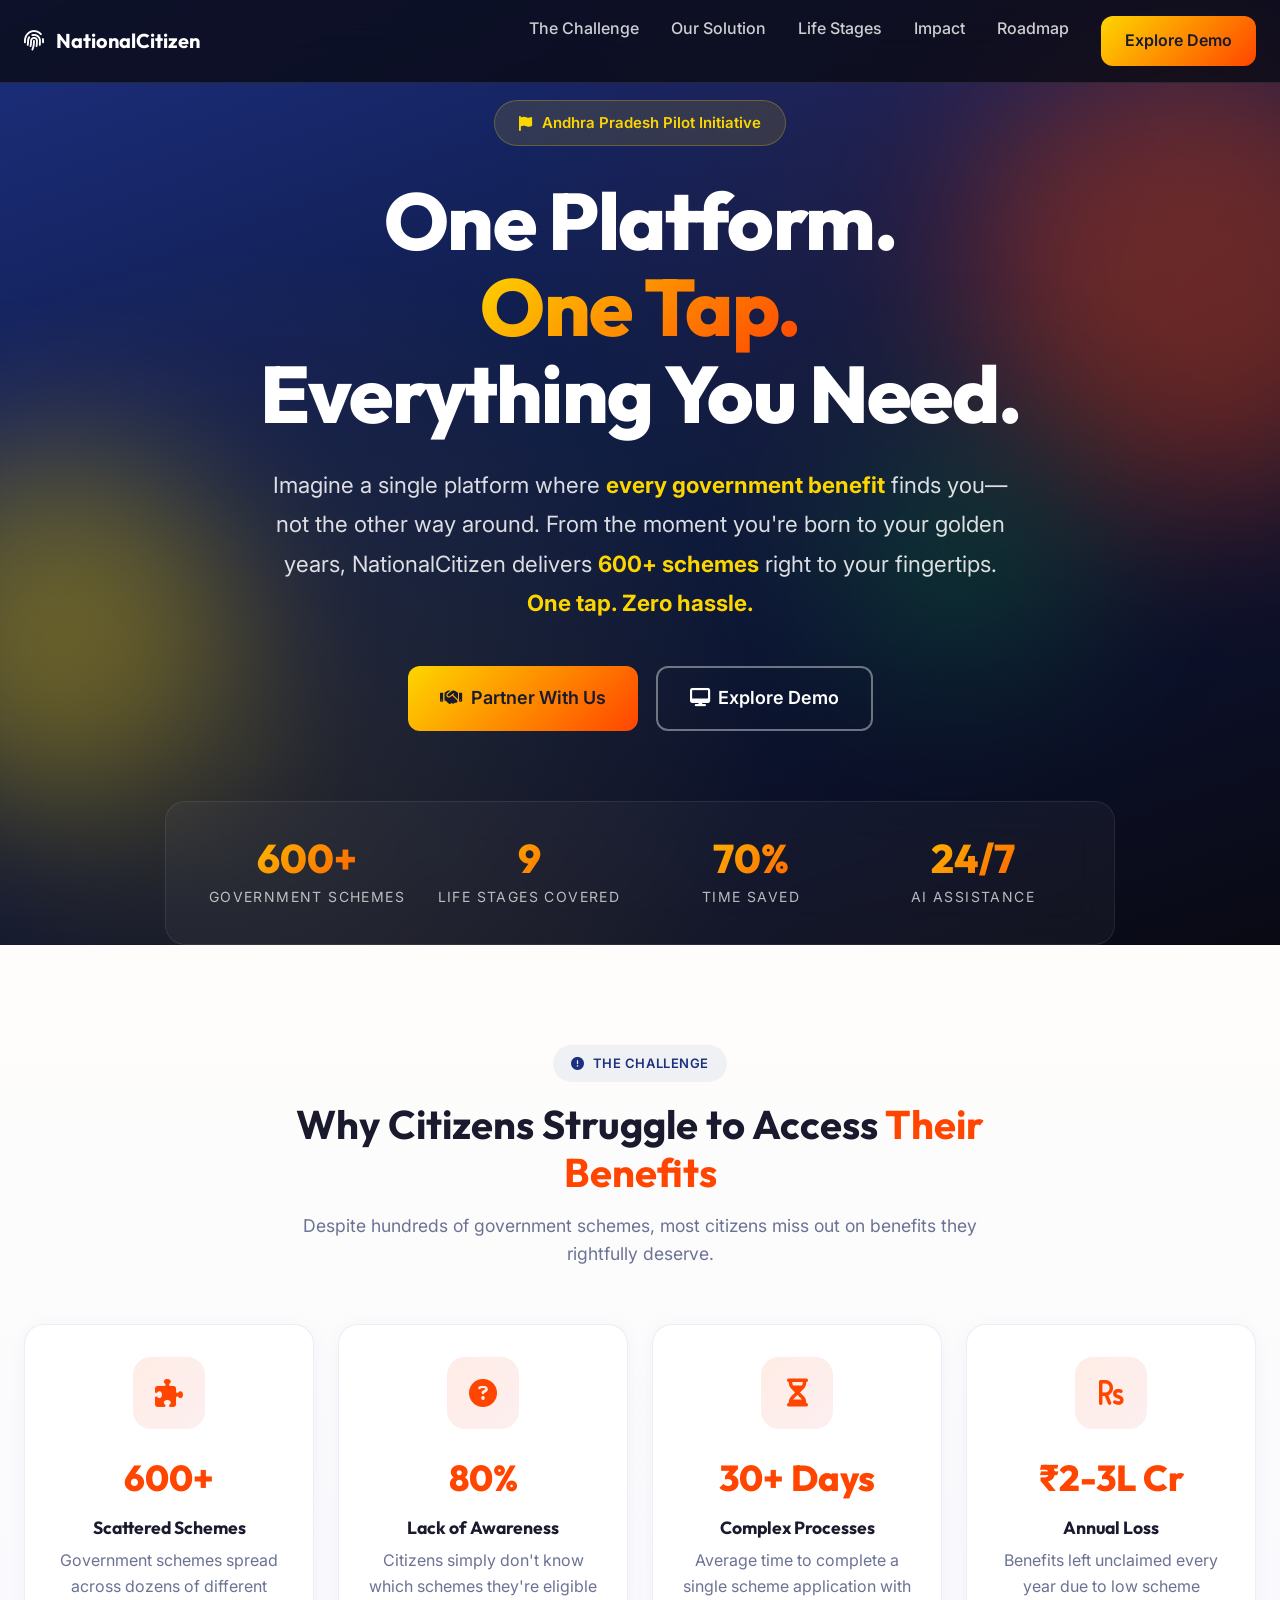
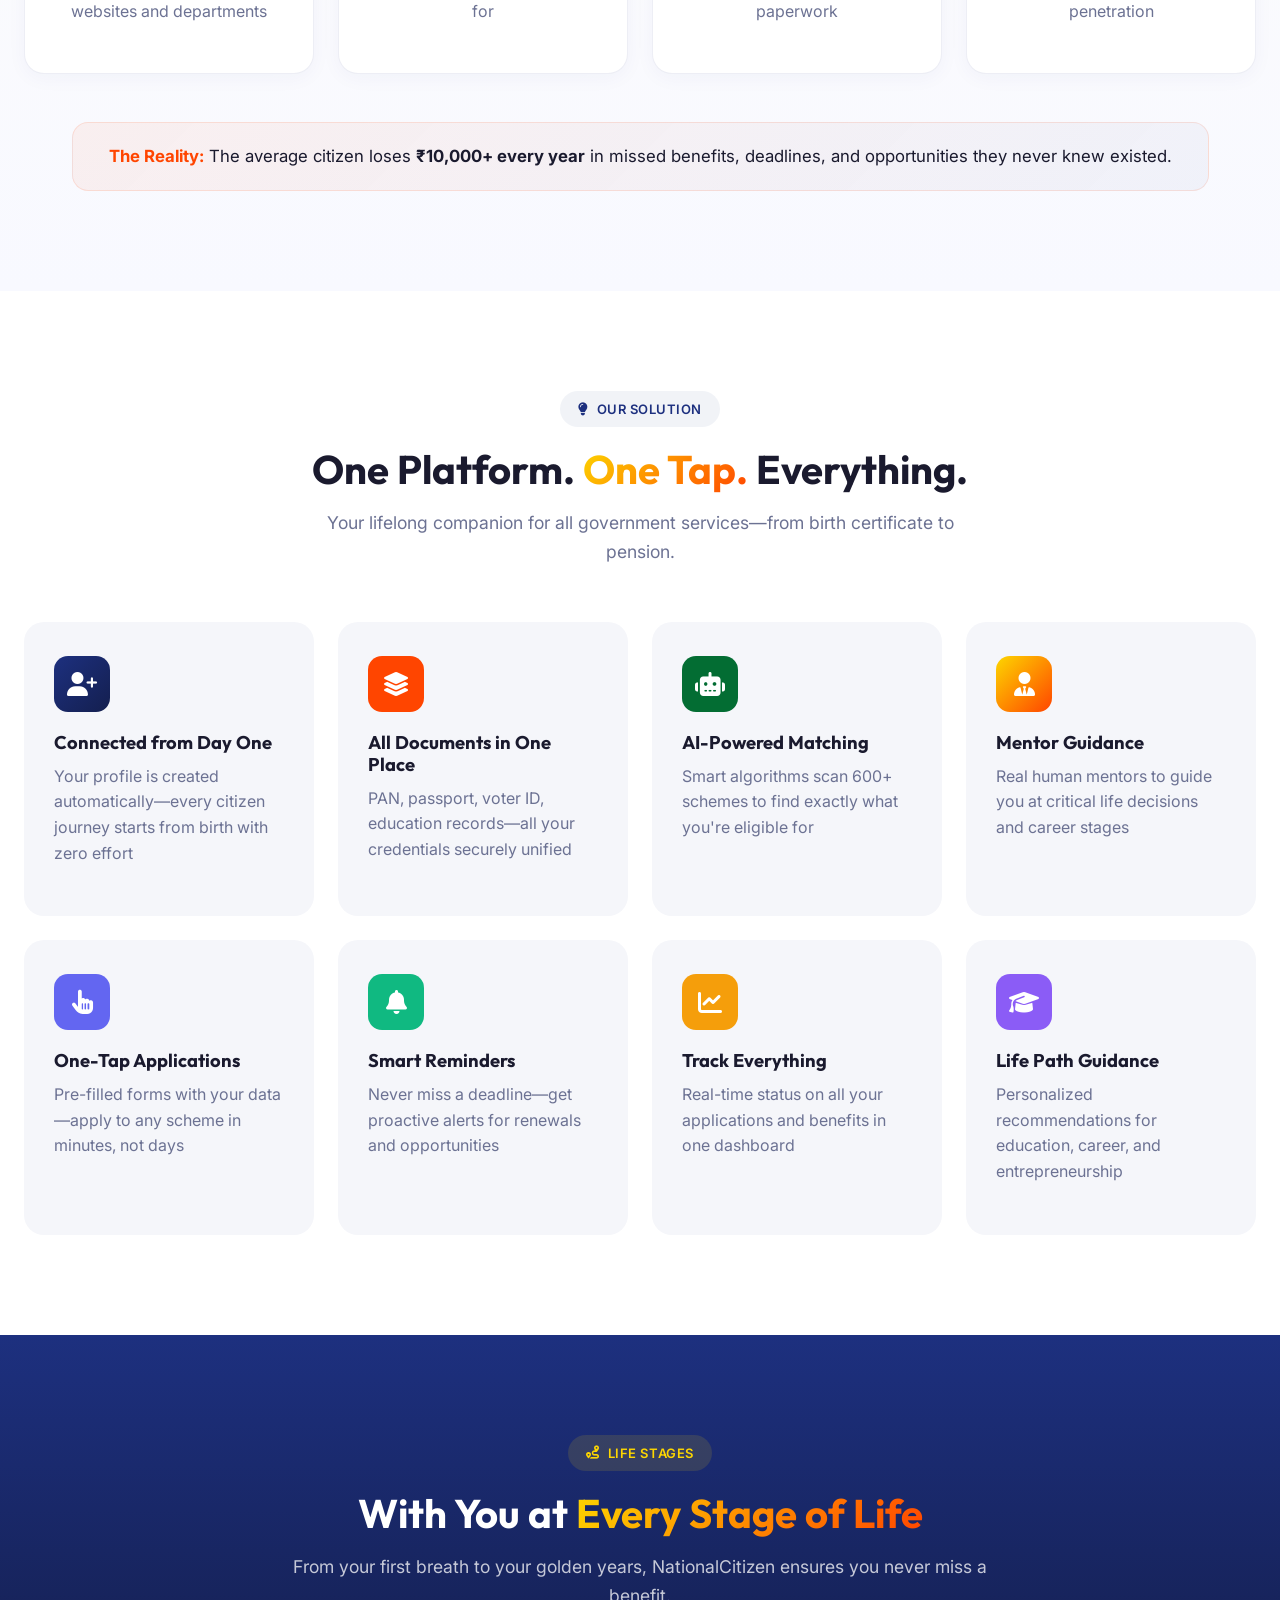
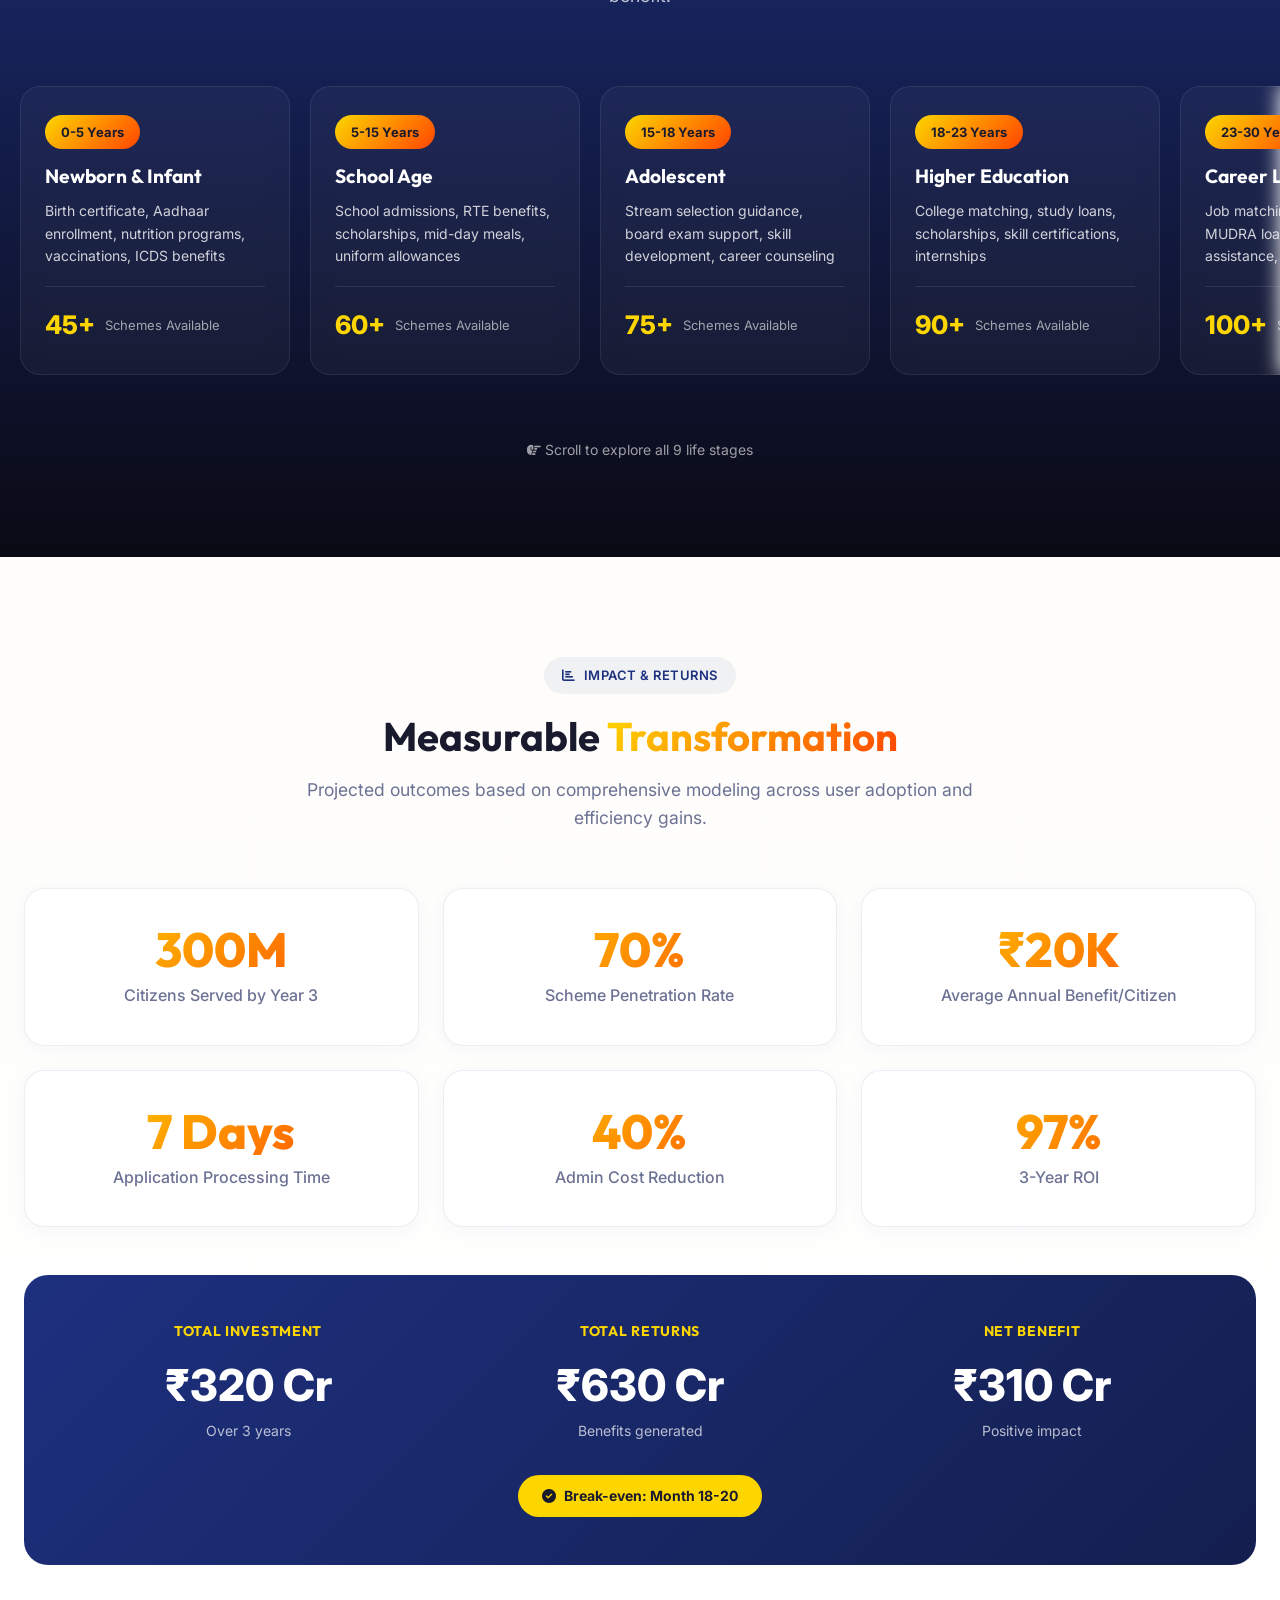
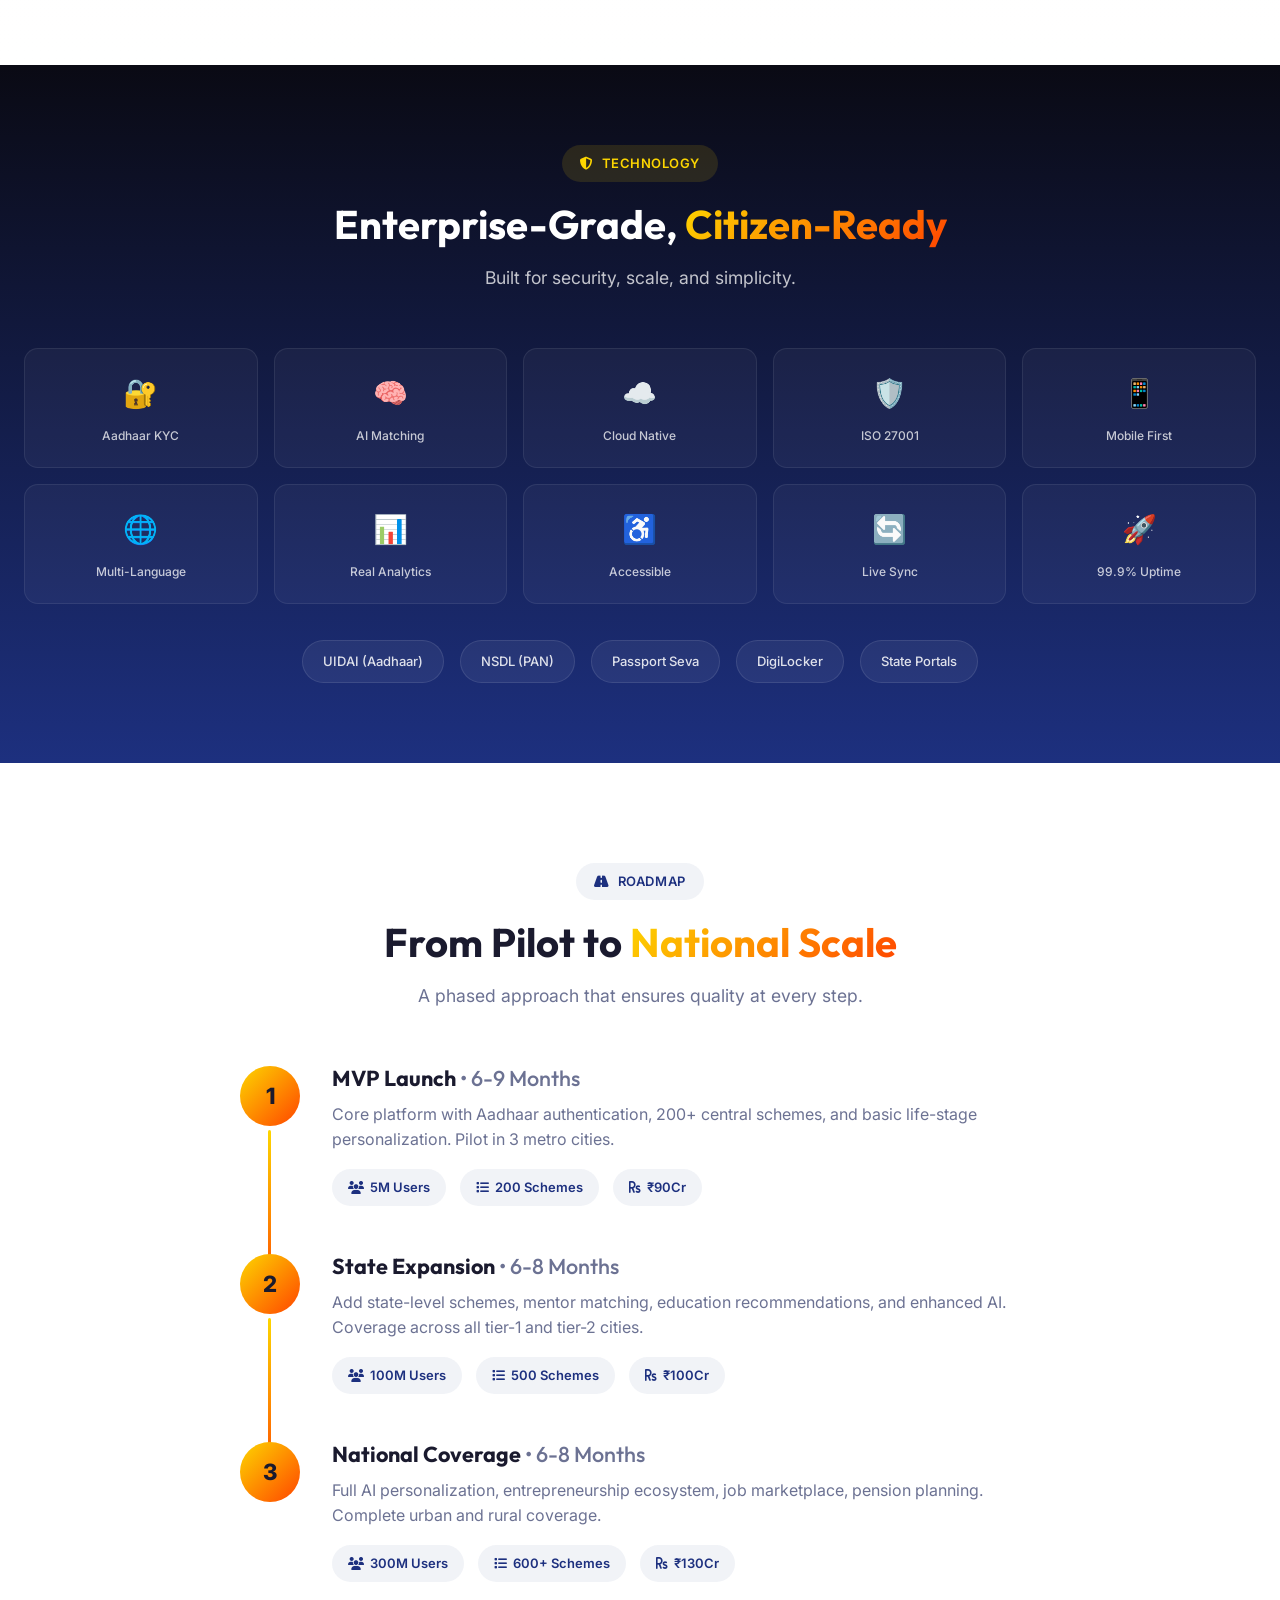
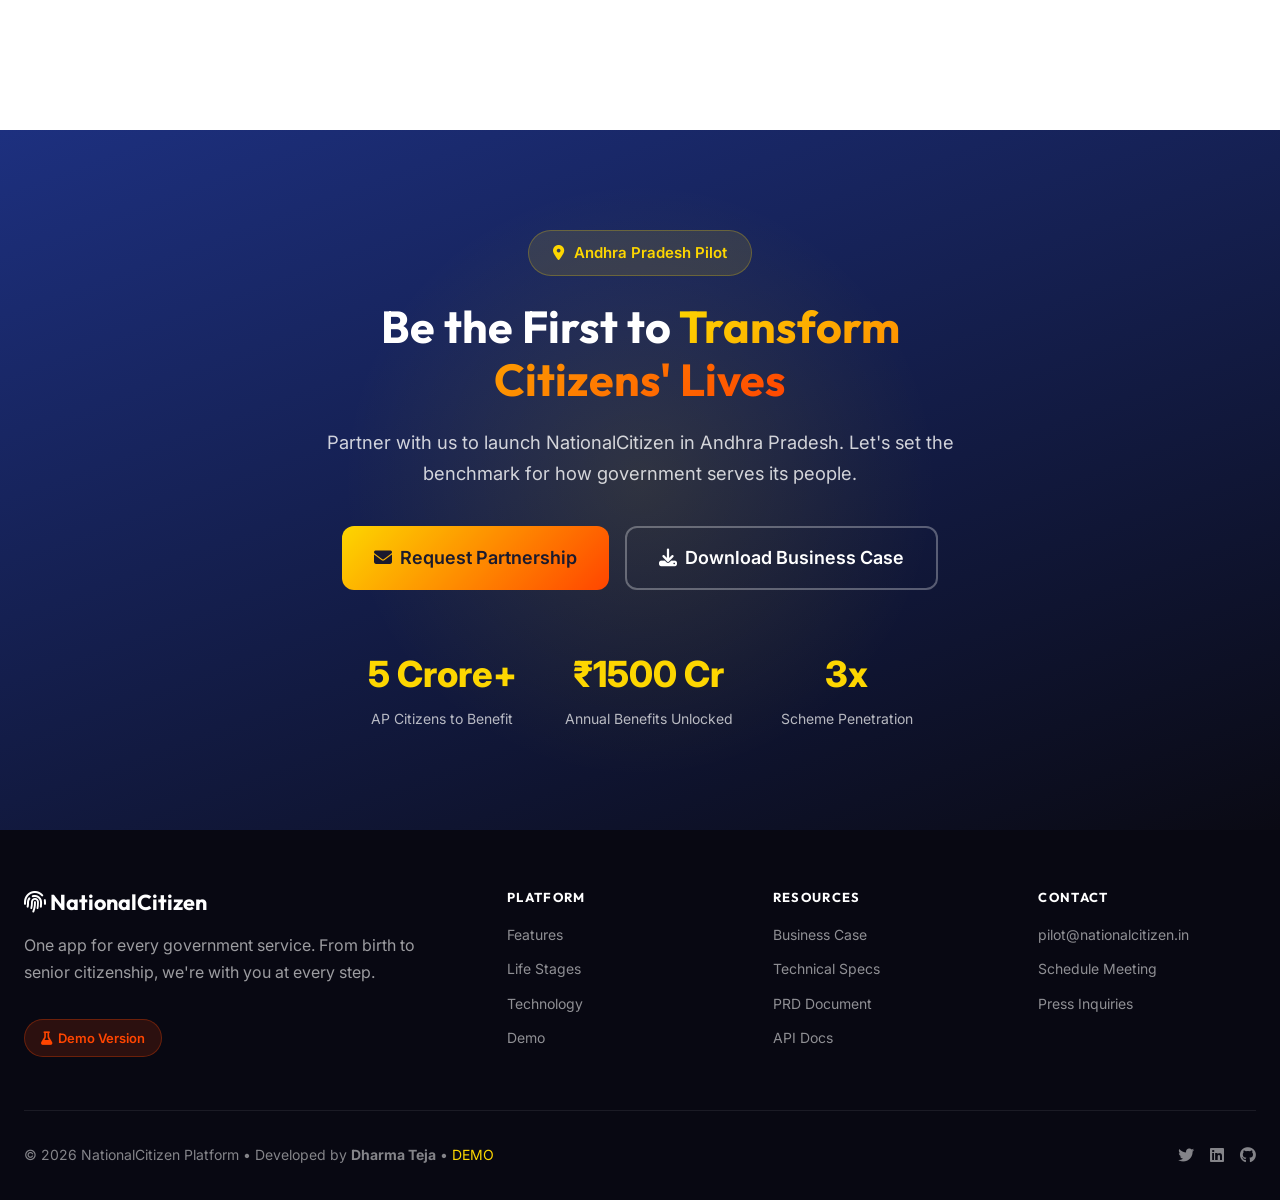
<file: index.html>
<!DOCTYPE html>
<html lang="en">

<head>
  <meta charset="UTF-8">
  <meta name="viewport" content="width=device-width, initial-scale=1.0">
  <title>NationalCitizen | One Platform. One Tap. Everything.</title>
  <meta name="description"
    content="NationalCitizen - One platform, one tap access to 600+ government schemes. From birth to retirement, access all your benefits instantly. The future of citizen services.">

  <!-- Fonts -->
  <link rel="preconnect" href="https://fonts.googleapis.com">
  <link rel="preconnect" href="https://fonts.gstatic.com" crossorigin>
  <link
    href="https://fonts.googleapis.com/css2?family=Inter:wght@400;500;600;700&family=Outfit:wght@500;600;700;800&display=swap"
    rel="stylesheet">

  <!-- Icons -->
  <link rel="stylesheet" href="https://cdnjs.cloudflare.com/ajax/libs/font-awesome/6.5.1/css/all.min.css">

  <!-- Styles -->
  <link rel="stylesheet" href="css/styles.css">
  <style>
    /* Hero Section */
    .hero {
      min-height: 100vh;
      display: flex;
      align-items: center;
      position: relative;
      overflow: hidden;
      background: linear-gradient(160deg, #1d307f 0%, #0f1a4a 40%, #0a0a14 100%);
    }

    .hero::before {
      content: '';
      position: absolute;
      top: 0;
      left: 0;
      right: 0;
      bottom: 0;
      background:
        radial-gradient(circle at 20% 80%, rgba(253, 214, 0, 0.1) 0%, transparent 40%),
        radial-gradient(circle at 80% 20%, rgba(255, 69, 0, 0.08) 0%, transparent 40%),
        radial-gradient(circle at 50% 50%, rgba(3, 109, 51, 0.05) 0%, transparent 50%);
    }

    .hero-content {
      position: relative;
      z-index: 2;
      text-align: center;
      max-width: 950px;
      margin: 0 auto;
      padding-top: 100px;
    }

    .hero-badge {
      display: inline-flex;
      align-items: center;
      gap: 10px;
      padding: 10px 24px;
      background: rgba(253, 214, 0, 0.12);
      border: 1px solid rgba(253, 214, 0, 0.25);
      border-radius: 50px;
      color: var(--ap-gold);
      font-size: 15px;
      font-weight: 600;
      margin-bottom: 32px;
    }

    .hero-title {
      font-size: clamp(2.8rem, 7vw, 5rem);
      font-weight: 800;
      color: white;
      line-height: 1.08;
      margin-bottom: 28px;
      letter-spacing: -0.02em;
    }

    .hero-title .highlight {
      background: linear-gradient(135deg, var(--ap-gold) 0%, var(--ap-orange) 100%);
      -webkit-background-clip: text;
      -webkit-text-fill-color: transparent;
      background-clip: text;
    }

    .hero-subtitle {
      font-size: clamp(1.15rem, 2.2vw, 1.4rem);
      color: rgba(255, 255, 255, 0.85);
      max-width: 750px;
      margin: 0 auto 44px;
      line-height: 1.75;
    }

    .hero-subtitle strong {
      color: var(--ap-gold);
    }

    .hero-buttons {
      display: flex;
      gap: 18px;
      justify-content: center;
      flex-wrap: wrap;
    }

    .hero-stats {
      display: grid;
      grid-template-columns: repeat(4, 1fr);
      gap: 20px;
      margin-top: 70px;
      padding: 36px 40px;
      background: rgba(255, 255, 255, 0.04);
      backdrop-filter: blur(20px);
      border-radius: 20px;
      border: 1px solid rgba(255, 255, 255, 0.08);
    }

    @media (max-width: 768px) {
      .hero-stats {
        grid-template-columns: repeat(2, 1fr);
        gap: 24px;
      }
    }

    .stat-dark .stat-value {
      font-size: 2.5rem;
    }

    /* Floating Elements */
    .float-element {
      position: absolute;
      border-radius: 50%;
      filter: blur(80px);
      opacity: 0.35;
      pointer-events: none;
    }

    .float-1 {
      width: 450px;
      height: 450px;
      background: var(--ap-orange);
      top: 5%;
      right: -150px;
      animation: float 10s ease-in-out infinite;
    }

    .float-2 {
      width: 350px;
      height: 350px;
      background: var(--ap-gold);
      bottom: 15%;
      left: -120px;
      animation: float 12s ease-in-out infinite reverse;
    }

    .float-3 {
      width: 250px;
      height: 250px;
      background: var(--ap-green);
      top: 45%;
      right: 15%;
      animation: float 8s ease-in-out infinite;
    }

    /* Problem Section */
    .problem-section {
      background: linear-gradient(180deg, #fefdfb 0%, #f8f9ff 100%);
      padding: 100px 0;
    }

    .problem-grid {
      display: grid;
      grid-template-columns: repeat(4, 1fr);
      gap: 24px;
    }

    @media (max-width: 1024px) {
      .problem-grid {
        grid-template-columns: repeat(2, 1fr);
      }
    }

    @media (max-width: 576px) {
      .problem-grid {
        grid-template-columns: 1fr;
      }
    }

    .problem-card {
      background: white;
      border: 1px solid rgba(29, 48, 127, 0.08);
      padding: 32px 28px;
      border-radius: 20px;
      text-align: center;
      transition: all 0.3s ease;
      box-shadow: 0 4px 20px rgba(29, 48, 127, 0.04);
    }

    .problem-card:hover {
      transform: translateY(-6px);
      box-shadow: 0 16px 40px rgba(29, 48, 127, 0.12);
      border-color: rgba(255, 69, 0, 0.2);
    }

    .problem-icon {
      width: 72px;
      height: 72px;
      display: flex;
      align-items: center;
      justify-content: center;
      background: linear-gradient(135deg, rgba(255, 69, 0, 0.1) 0%, rgba(220, 53, 69, 0.08) 100%);
      border-radius: 18px;
      margin: 0 auto 20px;
      font-size: 28px;
      color: var(--ap-orange);
    }

    .problem-value {
      font-size: 2.25rem;
      font-weight: 800;
      color: var(--ap-orange);
      margin-bottom: 10px;
      font-family: var(--font-display);
    }

    .problem-card h4 {
      font-size: 1.1rem;
      margin-bottom: 10px;
      color: var(--near-black);
    }

    /* Solution Section */
    .solution-section {
      background: white;
      padding: 100px 0;
    }

    .solution-grid {
      display: grid;
      grid-template-columns: repeat(4, 1fr);
      gap: 24px;
    }

    @media (max-width: 1024px) {
      .solution-grid {
        grid-template-columns: repeat(2, 1fr);
      }
    }

    @media (max-width: 576px) {
      .solution-grid {
        grid-template-columns: 1fr;
      }
    }

    .solution-card {
      background: var(--light-gray);
      padding: 32px 28px;
      border-radius: 20px;
      border: 2px solid transparent;
      transition: all 0.3s ease;
      position: relative;
    }

    .solution-card::before {
      content: '';
      position: absolute;
      top: 0;
      left: 0;
      right: 0;
      height: 4px;
      background: var(--gradient-gold);
      border-radius: 20px 20px 0 0;
      opacity: 0;
      transition: opacity 0.3s ease;
    }

    .solution-card:hover::before {
      opacity: 1;
    }

    .solution-card:hover {
      background: white;
      border-color: rgba(29, 48, 127, 0.1);
      transform: translateY(-4px);
      box-shadow: 0 12px 32px rgba(29, 48, 127, 0.1);
    }

    .solution-icon {
      width: 56px;
      height: 56px;
      display: flex;
      align-items: center;
      justify-content: center;
      background: var(--gradient-primary);
      border-radius: 14px;
      color: white;
      font-size: 24px;
      margin-bottom: 20px;
    }

    .solution-card:nth-child(2) .solution-icon {
      background: var(--ap-orange);
    }

    .solution-card:nth-child(3) .solution-icon {
      background: var(--ap-green);
    }

    .solution-card:nth-child(4) .solution-icon {
      background: linear-gradient(135deg, var(--ap-gold), var(--ap-orange));
    }

    .solution-card:nth-child(5) .solution-icon {
      background: #6366f1;
    }

    .solution-card:nth-child(6) .solution-icon {
      background: #10b981;
    }

    .solution-card:nth-child(7) .solution-icon {
      background: #f59e0b;
    }

    .solution-card:nth-child(8) .solution-icon {
      background: #8b5cf6;
    }

    .solution-card h5 {
      font-size: 1.15rem;
      margin-bottom: 10px;
      color: var(--near-black);
    }

    /* Life Stages Section */
    .stages-section {
      background: linear-gradient(180deg, #1d307f 0%, #0a0a14 100%);
      padding: 100px 0 80px;
    }

    .stages-container {
      overflow-x: auto;
      padding: 20px 0 40px;
      margin: 0 -20px;
      scrollbar-width: thin;
      scrollbar-color: var(--ap-gold) rgba(255, 255, 255, 0.1);
    }

    .stages-container::-webkit-scrollbar {
      height: 8px;
    }

    .stages-container::-webkit-scrollbar-track {
      background: rgba(255, 255, 255, 0.1);
      border-radius: 4px;
    }

    .stages-container::-webkit-scrollbar-thumb {
      background: var(--ap-gold);
      border-radius: 4px;
    }

    .stages-timeline {
      display: flex;
      gap: 20px;
      min-width: max-content;
      padding: 0 40px;
    }

    .stage-card {
      width: 270px;
      flex-shrink: 0;
      background: rgba(255, 255, 255, 0.04);
      backdrop-filter: blur(10px);
      border: 1px solid rgba(255, 255, 255, 0.08);
      border-radius: 20px;
      padding: 28px 24px;
      transition: all 0.3s ease;
    }

    .stage-card:hover {
      background: rgba(255, 255, 255, 0.08);
      transform: translateY(-6px);
      border-color: var(--ap-gold);
    }

    .stage-age {
      display: inline-block;
      padding: 7px 16px;
      background: var(--gradient-gold);
      border-radius: 20px;
      font-size: 13px;
      font-weight: 700;
      color: var(--near-black);
      margin-bottom: 16px;
    }

    .stage-title {
      font-size: 1.2rem;
      font-weight: 700;
      color: white;
      margin-bottom: 12px;
    }

    .stage-desc {
      color: rgba(255, 255, 255, 0.7);
      font-size: 14px;
      line-height: 1.6;
      margin: 0;
    }

    .stage-schemes {
      display: flex;
      align-items: center;
      gap: 10px;
      margin-top: 18px;
      padding-top: 18px;
      border-top: 1px solid rgba(255, 255, 255, 0.1);
    }

    .stage-schemes-count {
      font-size: 1.6rem;
      font-weight: 800;
      color: var(--ap-gold);
    }

    .stage-schemes-label {
      color: rgba(255, 255, 255, 0.6);
      font-size: 13px;
    }

    /* Impact Section */
    .impact-section {
      background: linear-gradient(180deg, #fefdfb 0%, white 100%);
      padding: 100px 0;
    }

    .impact-grid {
      display: grid;
      grid-template-columns: repeat(3, 1fr);
      gap: 24px;
    }

    @media (max-width: 1024px) {
      .impact-grid {
        grid-template-columns: repeat(2, 1fr);
      }
    }

    @media (max-width: 576px) {
      .impact-grid {
        grid-template-columns: 1fr;
      }
    }

    .impact-card {
      background: white;
      border: 1px solid rgba(29, 48, 127, 0.08);
      padding: 36px 28px;
      border-radius: 20px;
      text-align: center;
      box-shadow: 0 4px 20px rgba(29, 48, 127, 0.04);
    }

    .impact-value {
      font-size: 3rem;
      font-weight: 800;
      font-family: var(--font-display);
      background: var(--gradient-gold);
      -webkit-background-clip: text;
      -webkit-text-fill-color: transparent;
      background-clip: text;
      margin-bottom: 10px;
      line-height: 1;
    }

    .impact-label {
      font-size: 1rem;
      color: var(--dark-gray);
      font-weight: 500;
    }

    .investment-card {
      background: var(--gradient-primary);
      border-radius: 24px;
      padding: 48px;
      margin-top: 48px;
    }

    .investment-grid {
      display: grid;
      grid-template-columns: repeat(3, 1fr);
      gap: 40px;
      text-align: center;
    }

    @media (max-width: 768px) {
      .investment-grid {
        grid-template-columns: 1fr;
        gap: 32px;
      }
    }

    .investment-item h5 {
      color: var(--ap-gold);
      font-size: 14px;
      margin-bottom: 10px;
      text-transform: uppercase;
      letter-spacing: 0.05em;
    }

    .investment-item .value {
      font-size: 2.75rem;
      font-weight: 800;
      color: white;
    }

    .investment-item p {
      color: rgba(255, 255, 255, 0.7);
      margin: 0;
      font-size: 14px;
    }

    /* Roadmap Section */
    .roadmap-section {
      background: white;
      padding: 100px 0;
    }

    .roadmap-container {
      max-width: 800px;
      margin: 0 auto;
    }

    .roadmap-item {
      display: flex;
      gap: 32px;
      margin-bottom: 48px;
      position: relative;
    }

    .roadmap-item:not(:last-child)::before {
      content: '';
      position: absolute;
      left: 28px;
      top: 64px;
      width: 3px;
      height: calc(100% + 24px);
      background: linear-gradient(180deg, var(--ap-gold) 0%, var(--ap-orange) 100%);
      border-radius: 3px;
    }

    .roadmap-phase {
      width: 60px;
      height: 60px;
      flex-shrink: 0;
      display: flex;
      align-items: center;
      justify-content: center;
      background: var(--gradient-gold);
      border-radius: 50%;
      font-size: 1.4rem;
      font-weight: 800;
      color: var(--near-black);
    }

    .roadmap-content h4 {
      font-size: 1.35rem;
      margin-bottom: 10px;
      color: var(--near-black);
    }

    .roadmap-duration {
      color: var(--dark-gray);
      font-weight: 500;
    }

    .roadmap-meta {
      display: flex;
      gap: 14px;
      margin-top: 16px;
      flex-wrap: wrap;
    }

    .roadmap-tag {
      display: inline-flex;
      align-items: center;
      gap: 6px;
      padding: 8px 16px;
      background: rgba(29, 48, 127, 0.06);
      border-radius: 20px;
      font-size: 13px;
      font-weight: 600;
      color: var(--ap-navy);
    }

    /* CTA Section */
    .cta-section {
      background: linear-gradient(160deg, #1d307f 0%, #0a0a14 100%);
      padding: 100px 0;
      text-align: center;
      position: relative;
      overflow: hidden;
    }

    .cta-section::before {
      content: '';
      position: absolute;
      top: 50%;
      left: 50%;
      transform: translate(-50%, -50%);
      width: 700px;
      height: 700px;
      background: radial-gradient(circle, rgba(253, 214, 0, 0.12) 0%, transparent 60%);
    }

    .cta-content {
      position: relative;
      z-index: 2;
      max-width: 700px;
      margin: 0 auto;
    }

    .cta-title {
      font-size: clamp(2rem, 4.5vw, 2.8rem);
      color: white;
      margin-bottom: 20px;
    }

    .cta-subtitle {
      color: rgba(255, 255, 255, 0.8);
      font-size: 1.15rem;
      margin-bottom: 36px;
      line-height: 1.7;
    }

    .cta-stats {
      display: flex;
      gap: 48px;
      justify-content: center;
      margin-top: 56px;
      flex-wrap: wrap;
    }

    .cta-stat-value {
      font-size: 2.25rem;
      font-weight: 800;
      color: var(--ap-gold);
    }

    .cta-stat-label {
      color: rgba(255, 255, 255, 0.7);
      font-size: 14px;
      margin-top: 4px;
    }

    /* Tech Section */
    .tech-section {
      background: linear-gradient(180deg, #0a0a14 0%, #1d307f 100%);
      padding: 80px 0;
    }

    .tech-grid {
      display: grid;
      grid-template-columns: repeat(5, 1fr);
      gap: 16px;
    }

    @media (max-width: 768px) {
      .tech-grid {
        grid-template-columns: repeat(3, 1fr);
      }
    }

    @media (max-width: 480px) {
      .tech-grid {
        grid-template-columns: repeat(2, 1fr);
      }
    }

    .tech-item {
      background: rgba(255, 255, 255, 0.04);
      border: 1px solid rgba(255, 255, 255, 0.08);
      border-radius: 14px;
      padding: 22px 16px;
      text-align: center;
      transition: all 0.3s ease;
    }

    .tech-item:hover {
      background: rgba(255, 255, 255, 0.08);
      transform: translateY(-3px);
    }

    .tech-icon {
      font-size: 28px;
      margin-bottom: 10px;
    }

    .tech-name {
      font-size: 12px;
      color: rgba(255, 255, 255, 0.75);
      font-weight: 500;
    }

    .integrations {
      display: flex;
      gap: 16px;
      justify-content: center;
      flex-wrap: wrap;
      margin-top: 36px;
    }

    .integration-badge {
      padding: 10px 20px;
      background: rgba(255, 255, 255, 0.06);
      border: 1px solid rgba(255, 255, 255, 0.1);
      border-radius: 24px;
      font-size: 13px;
      font-weight: 500;
      color: rgba(255, 255, 255, 0.85);
    }

    /* Footer */
    .footer {
      background: #080812;
      color: rgba(255, 255, 255, 0.7);
      padding: 60px 0 32px;
    }

    .footer-grid {
      display: grid;
      grid-template-columns: 2fr 1fr 1fr 1fr;
      gap: 48px;
      margin-bottom: 48px;
    }

    @media (max-width: 768px) {
      .footer-grid {
        grid-template-columns: 1fr 1fr;
      }
    }

    @media (max-width: 480px) {
      .footer-grid {
        grid-template-columns: 1fr;
      }
    }

    .footer-brand h3 {
      color: white;
      font-size: 1.35rem;
      margin-bottom: 16px;
    }

    .footer-brand p {
      color: rgba(255, 255, 255, 0.6);
      line-height: 1.7;
    }

    .footer-links h5 {
      color: white;
      margin-bottom: 18px;
      font-size: 13px;
      text-transform: uppercase;
      letter-spacing: 0.1em;
    }

    .footer-links a {
      display: block;
      color: rgba(255, 255, 255, 0.55);
      margin-bottom: 12px;
      font-size: 14px;
      transition: color 0.2s;
    }

    .footer-links a:hover {
      color: var(--ap-gold);
    }

    .footer-bottom {
      border-top: 1px solid rgba(255, 255, 255, 0.08);
      padding-top: 32px;
      display: flex;
      justify-content: space-between;
      align-items: center;
      flex-wrap: wrap;
      gap: 16px;
    }

    .footer-bottom p {
      color: rgba(255, 255, 255, 0.5);
      font-size: 14px;
      margin: 0;
    }

    .demo-badge {
      display: inline-flex;
      align-items: center;
      gap: 6px;
      padding: 8px 16px;
      background: rgba(255, 69, 0, 0.15);
      border: 1px solid rgba(255, 69, 0, 0.3);
      border-radius: 20px;
      color: var(--ap-orange);
      font-size: 13px;
      font-weight: 600;
    }

    /* Section Headers */
    .section-header {
      text-align: center;
      max-width: 700px;
      margin: 0 auto 56px;
    }

    .section-tag {
      display: inline-flex;
      align-items: center;
      gap: 8px;
      padding: 8px 18px;
      background: rgba(29, 48, 127, 0.06);
      border-radius: 24px;
      font-size: 13px;
      font-weight: 600;
      color: var(--ap-navy);
      margin-bottom: 18px;
      text-transform: uppercase;
      letter-spacing: 0.04em;
    }

    .section-dark .section-tag {
      background: rgba(253, 214, 0, 0.12);
      color: var(--ap-gold);
    }

    .section-header h2 {
      font-size: clamp(1.8rem, 4vw, 2.5rem);
      margin-bottom: 16px;
      line-height: 1.2;
    }

    .section-header p {
      font-size: 1.1rem;
      color: var(--dark-gray);
      margin: 0;
    }

    .section-dark .section-header p {
      color: rgba(255, 255, 255, 0.75);
    }
  </style>
</head>

<body>
  <!-- Navigation -->
  <nav class="navbar">
    <div class="container flex-between">
      <a href="#" class="navbar-brand">
        <i class="fas fa-fingerprint"></i>
        NationalCitizen
      </a>
      <ul class="nav-links">
        <li><a href="#problem" class="nav-link">The Challenge</a></li>
        <li><a href="#solution" class="nav-link">Our Solution</a></li>
        <li><a href="#journey" class="nav-link">Life Stages</a></li>
        <li><a href="#impact" class="nav-link">Impact</a></li>
        <li><a href="#roadmap" class="nav-link">Roadmap</a></li>
        <li><a href="dashboard.html" class="btn btn-accent">Explore Demo</a></li>
      </ul>
    </div>
  </nav>

  <!-- Hero Section -->
  <section class="hero" id="hero">
    <div class="float-element float-1"></div>
    <div class="float-element float-2"></div>
    <div class="float-element float-3"></div>

    <div class="container">
      <div class="hero-content">
        <div class="hero-badge">
          <i class="fas fa-flag"></i>
          Andhra Pradesh Pilot Initiative
        </div>

        <h1 class="hero-title">
          One Platform.<br>
          <span class="highlight">One Tap.</span><br>
          Everything You Need.
        </h1>

        <p class="hero-subtitle">
          Imagine a single platform where <strong>every government benefit</strong> finds you—not the other way around.
          From the moment you're born to your golden years, NationalCitizen delivers <strong>600+ schemes</strong> right
          to your fingertips. <strong>One tap. Zero hassle.</strong>
        </p>

        <div class="hero-buttons">
          <a href="#pilot" class="btn btn-accent btn-lg">
            <i class="fas fa-handshake"></i>
            Partner With Us
          </a>
          <a href="dashboard.html" class="btn btn-secondary btn-lg"
            style="border-color: rgba(255,255,255,0.4); color: white;">
            <i class="fas fa-desktop"></i>
            Explore Demo
          </a>
        </div>

        <div class="hero-stats">
          <div class="stat stat-dark">
            <div class="stat-value">600+</div>
            <div class="stat-label">Government Schemes</div>
          </div>
          <div class="stat stat-dark">
            <div class="stat-value">9</div>
            <div class="stat-label">Life Stages Covered</div>
          </div>
          <div class="stat stat-dark">
            <div class="stat-value">70%</div>
            <div class="stat-label">Time Saved</div>
          </div>
          <div class="stat stat-dark">
            <div class="stat-value">24/7</div>
            <div class="stat-label">AI Assistance</div>
          </div>
        </div>
      </div>
    </div>
  </section>

  <!-- Problem Section -->
  <section class="problem-section" id="problem">
    <div class="container">
      <div class="section-header">
        <div class="section-tag">
          <i class="fas fa-exclamation-circle"></i>
          The Challenge
        </div>
        <h2>Why Citizens Struggle to Access <span class="text-orange">Their Benefits</span></h2>
        <p>Despite hundreds of government schemes, most citizens miss out on benefits they rightfully deserve.</p>
      </div>

      <div class="problem-grid">
        <div class="problem-card reveal">
          <div class="problem-icon">
            <i class="fas fa-puzzle-piece"></i>
          </div>
          <div class="problem-value">600+</div>
          <h4>Scattered Schemes</h4>
          <p class="text-muted">Government schemes spread across dozens of different websites and departments</p>
        </div>

        <div class="problem-card reveal">
          <div class="problem-icon">
            <i class="fas fa-question-circle"></i>
          </div>
          <div class="problem-value">80%</div>
          <h4>Lack of Awareness</h4>
          <p class="text-muted">Citizens simply don't know which schemes they're eligible for</p>
        </div>

        <div class="problem-card reveal">
          <div class="problem-icon">
            <i class="fas fa-hourglass-half"></i>
          </div>
          <div class="problem-value">30+ Days</div>
          <h4>Complex Processes</h4>
          <p class="text-muted">Average time to complete a single scheme application with paperwork</p>
        </div>

        <div class="problem-card reveal">
          <div class="problem-icon">
            <i class="fas fa-rupee-sign"></i>
          </div>
          <div class="problem-value">₹2-3L Cr</div>
          <h4>Annual Loss</h4>
          <p class="text-muted">Benefits left unclaimed every year due to low scheme penetration</p>
        </div>
      </div>

      <div class="text-center mt-12">
        <div
          style="display: inline-block; padding: 20px 36px; background: linear-gradient(135deg, rgba(255, 69, 0, 0.06) 0%, rgba(29, 48, 127, 0.04) 100%); border: 1px solid rgba(255, 69, 0, 0.12); border-radius: 16px;">
          <p style="color: var(--near-black); font-size: 1.05rem; margin: 0;">
            <strong style="color: var(--ap-orange);">The Reality:</strong> The average citizen loses <strong>₹10,000+
              every year</strong> in missed benefits, deadlines, and opportunities they never knew existed.
          </p>
        </div>
      </div>
    </div>
  </section>

  <!-- Solution Section -->
  <section class="solution-section" id="solution">
    <div class="container">
      <div class="section-header">
        <div class="section-tag">
          <i class="fas fa-lightbulb"></i>
          Our Solution
        </div>
        <h2>One Platform. <span class="text-gradient">One Tap.</span> Everything.</h2>
        <p>Your lifelong companion for all government services—from birth certificate to pension.</p>
      </div>

      <div class="solution-grid">
        <div class="solution-card reveal">
          <div class="solution-icon">
            <i class="fas fa-user-plus"></i>
          </div>
          <h5>Connected from Day One</h5>
          <p class="text-muted">Your profile is created automatically—every citizen journey starts from birth with zero
            effort</p>
        </div>

        <div class="solution-card reveal">
          <div class="solution-icon">
            <i class="fas fa-layer-group"></i>
          </div>
          <h5>All Documents in One Place</h5>
          <p class="text-muted">PAN, passport, voter ID, education records—all your credentials securely unified</p>
        </div>

        <div class="solution-card reveal">
          <div class="solution-icon">
            <i class="fas fa-robot"></i>
          </div>
          <h5>AI-Powered Matching</h5>
          <p class="text-muted">Smart algorithms scan 600+ schemes to find exactly what you're eligible for</p>
        </div>

        <div class="solution-card reveal">
          <div class="solution-icon">
            <i class="fas fa-user-tie"></i>
          </div>
          <h5>Mentor Guidance</h5>
          <p class="text-muted">Real human mentors to guide you at critical life decisions and career stages</p>
        </div>

        <div class="solution-card reveal">
          <div class="solution-icon">
            <i class="fas fa-hand-pointer"></i>
          </div>
          <h5>One-Tap Applications</h5>
          <p class="text-muted">Pre-filled forms with your data—apply to any scheme in minutes, not days</p>
        </div>

        <div class="solution-card reveal">
          <div class="solution-icon">
            <i class="fas fa-bell"></i>
          </div>
          <h5>Smart Reminders</h5>
          <p class="text-muted">Never miss a deadline—get proactive alerts for renewals and opportunities</p>
        </div>

        <div class="solution-card reveal">
          <div class="solution-icon">
            <i class="fas fa-chart-line"></i>
          </div>
          <h5>Track Everything</h5>
          <p class="text-muted">Real-time status on all your applications and benefits in one dashboard</p>
        </div>

        <div class="solution-card reveal">
          <div class="solution-icon">
            <i class="fas fa-graduation-cap"></i>
          </div>
          <h5>Life Path Guidance</h5>
          <p class="text-muted">Personalized recommendations for education, career, and entrepreneurship</p>
        </div>
      </div>
    </div>
  </section>

  <!-- Life Stages Journey -->
  <section class="stages-section section-dark" id="journey">
    <div class="container">
      <div class="section-header">
        <div class="section-tag">
          <i class="fas fa-route"></i>
          Life Stages
        </div>
        <h2>With You at <span class="text-gradient">Every Stage of Life</span></h2>
        <p>From your first breath to your golden years, NationalCitizen ensures you never miss a benefit.</p>
      </div>
    </div>

    <div class="stages-container">
      <div class="stages-timeline">
        <div class="stage-card">
          <span class="stage-age">0-5 Years</span>
          <h4 class="stage-title">Newborn & Infant</h4>
          <p class="stage-desc">Birth certificate, Aadhaar enrollment, nutrition programs, vaccinations, ICDS benefits
          </p>
          <div class="stage-schemes">
            <span class="stage-schemes-count">45+</span>
            <span class="stage-schemes-label">Schemes Available</span>
          </div>
        </div>

        <div class="stage-card">
          <span class="stage-age">5-15 Years</span>
          <h4 class="stage-title">School Age</h4>
          <p class="stage-desc">School admissions, RTE benefits, scholarships, mid-day meals, uniform allowances</p>
          <div class="stage-schemes">
            <span class="stage-schemes-count">60+</span>
            <span class="stage-schemes-label">Schemes Available</span>
          </div>
        </div>

        <div class="stage-card">
          <span class="stage-age">15-18 Years</span>
          <h4 class="stage-title">Adolescent</h4>
          <p class="stage-desc">Stream selection guidance, board exam support, skill development, career counseling</p>
          <div class="stage-schemes">
            <span class="stage-schemes-count">75+</span>
            <span class="stage-schemes-label">Schemes Available</span>
          </div>
        </div>

        <div class="stage-card">
          <span class="stage-age">18-23 Years</span>
          <h4 class="stage-title">Higher Education</h4>
          <p class="stage-desc">College matching, study loans, scholarships, skill certifications, internships</p>
          <div class="stage-schemes">
            <span class="stage-schemes-count">90+</span>
            <span class="stage-schemes-label">Schemes Available</span>
          </div>
        </div>

        <div class="stage-card">
          <span class="stage-age">23-30 Years</span>
          <h4 class="stage-title">Career Launch</h4>
          <p class="stage-desc">Job matching, startup grants, MUDRA loans, housing assistance, marriage benefits</p>
          <div class="stage-schemes">
            <span class="stage-schemes-count">100+</span>
            <span class="stage-schemes-label">Schemes Available</span>
          </div>
        </div>

        <div class="stage-card">
          <span class="stage-age">30-50 Years</span>
          <h4 class="stage-title">Mid-Career</h4>
          <p class="stage-desc">Home loans, insurance, tax benefits, children's education, business expansion</p>
          <div class="stage-schemes">
            <span class="stage-schemes-count">85+</span>
            <span class="stage-schemes-label">Schemes Available</span>
          </div>
        </div>

        <div class="stage-card">
          <span class="stage-age">50-60 Years</span>
          <h4 class="stage-title">Pre-Retirement</h4>
          <p class="stage-desc">Pension planning, NPS optimization, health checkups, senior preparation</p>
          <div class="stage-schemes">
            <span class="stage-schemes-count">70+</span>
            <span class="stage-schemes-label">Schemes Available</span>
          </div>
        </div>

        <div class="stage-card">
          <span class="stage-age">60-70 Years</span>
          <h4 class="stage-title">Early Retirement</h4>
          <p class="stage-desc">Pension activation, senior citizen benefits, healthcare subsidies, concessions</p>
          <div class="stage-schemes">
            <span class="stage-schemes-count">65+</span>
            <span class="stage-schemes-label">Schemes Available</span>
          </div>
        </div>

        <div class="stage-card">
          <span class="stage-age">70+ Years</span>
          <h4 class="stage-title">Senior Citizen</h4>
          <p class="stage-desc">Enhanced pensions, Ayushman Bharat, caregiver support, legacy planning</p>
          <div class="stage-schemes">
            <span class="stage-schemes-count">55+</span>
            <span class="stage-schemes-label">Schemes Available</span>
          </div>
        </div>
      </div>
    </div>

    <div class="container text-center" style="margin-top: 24px;">
      <p style="color: rgba(255,255,255,0.6); font-size: 14px;">
        <i class="fas fa-hand-point-right"></i> Scroll to explore all 9 life stages
      </p>
    </div>
  </section>

  <!-- Impact Section -->
  <section class="impact-section" id="impact">
    <div class="container">
      <div class="section-header">
        <div class="section-tag">
          <i class="fas fa-chart-bar"></i>
          Impact & Returns
        </div>
        <h2>Measurable <span class="text-gradient">Transformation</span></h2>
        <p>Projected outcomes based on comprehensive modeling across user adoption and efficiency gains.</p>
      </div>

      <div class="impact-grid">
        <div class="impact-card reveal">
          <div class="impact-value">300M</div>
          <div class="impact-label">Citizens Served by Year 3</div>
        </div>

        <div class="impact-card reveal">
          <div class="impact-value">70%</div>
          <div class="impact-label">Scheme Penetration Rate</div>
        </div>

        <div class="impact-card reveal">
          <div class="impact-value">₹20K</div>
          <div class="impact-label">Average Annual Benefit/Citizen</div>
        </div>

        <div class="impact-card reveal">
          <div class="impact-value">7 Days</div>
          <div class="impact-label">Application Processing Time</div>
        </div>

        <div class="impact-card reveal">
          <div class="impact-value">40%</div>
          <div class="impact-label">Admin Cost Reduction</div>
        </div>

        <div class="impact-card reveal">
          <div class="impact-value">97%</div>
          <div class="impact-label">3-Year ROI</div>
        </div>
      </div>

      <div class="investment-card">
        <div class="investment-grid">
          <div class="investment-item">
            <h5>Total Investment</h5>
            <div class="value">₹320 Cr</div>
            <p>Over 3 years</p>
          </div>
          <div class="investment-item">
            <h5>Total Returns</h5>
            <div class="value">₹630 Cr</div>
            <p>Benefits generated</p>
          </div>
          <div class="investment-item">
            <h5>Net Benefit</h5>
            <div class="value">₹310 Cr</div>
            <p>Positive impact</p>
          </div>
        </div>
        <div class="text-center" style="margin-top: 32px;">
          <span
            style="display: inline-flex; align-items: center; gap: 8px; padding: 10px 24px; background: var(--ap-gold); border-radius: 24px; font-size: 14px; font-weight: 700; color: var(--near-black);">
            <i class="fas fa-check-circle"></i> Break-even: Month 18-20
          </span>
        </div>
      </div>
    </div>
  </section>

  <!-- Tech Section -->
  <section class="tech-section section-dark" id="technology">
    <div class="container">
      <div class="section-header">
        <div class="section-tag">
          <i class="fas fa-shield-alt"></i>
          Technology
        </div>
        <h2>Enterprise-Grade, <span class="text-gradient">Citizen-Ready</span></h2>
        <p>Built for security, scale, and simplicity.</p>
      </div>

      <div class="tech-grid">
        <div class="tech-item">
          <div class="tech-icon">🔐</div>
          <div class="tech-name">Aadhaar KYC</div>
        </div>
        <div class="tech-item">
          <div class="tech-icon">🧠</div>
          <div class="tech-name">AI Matching</div>
        </div>
        <div class="tech-item">
          <div class="tech-icon">☁️</div>
          <div class="tech-name">Cloud Native</div>
        </div>
        <div class="tech-item">
          <div class="tech-icon">🛡️</div>
          <div class="tech-name">ISO 27001</div>
        </div>
        <div class="tech-item">
          <div class="tech-icon">📱</div>
          <div class="tech-name">Mobile First</div>
        </div>
        <div class="tech-item">
          <div class="tech-icon">🌐</div>
          <div class="tech-name">Multi-Language</div>
        </div>
        <div class="tech-item">
          <div class="tech-icon">📊</div>
          <div class="tech-name">Real Analytics</div>
        </div>
        <div class="tech-item">
          <div class="tech-icon">♿</div>
          <div class="tech-name">Accessible</div>
        </div>
        <div class="tech-item">
          <div class="tech-icon">🔄</div>
          <div class="tech-name">Live Sync</div>
        </div>
        <div class="tech-item">
          <div class="tech-icon">🚀</div>
          <div class="tech-name">99.9% Uptime</div>
        </div>
      </div>

      <div class="integrations">
        <span class="integration-badge">UIDAI (Aadhaar)</span>
        <span class="integration-badge">NSDL (PAN)</span>
        <span class="integration-badge">Passport Seva</span>
        <span class="integration-badge">DigiLocker</span>
        <span class="integration-badge">State Portals</span>
      </div>
    </div>
  </section>

  <!-- Roadmap Section -->
  <section class="roadmap-section" id="roadmap">
    <div class="container">
      <div class="section-header">
        <div class="section-tag">
          <i class="fas fa-road"></i>
          Roadmap
        </div>
        <h2>From Pilot to <span class="text-gradient">National Scale</span></h2>
        <p>A phased approach that ensures quality at every step.</p>
      </div>

      <div class="roadmap-container">
        <div class="roadmap-item reveal">
          <div class="roadmap-phase">1</div>
          <div class="roadmap-content">
            <h4>MVP Launch <span class="roadmap-duration">• 6-9 Months</span></h4>
            <p class="text-muted">Core platform with Aadhaar authentication, 200+ central schemes, and basic life-stage
              personalization. Pilot in 3 metro cities.</p>
            <div class="roadmap-meta">
              <span class="roadmap-tag"><i class="fas fa-users"></i> 5M Users</span>
              <span class="roadmap-tag"><i class="fas fa-list"></i> 200 Schemes</span>
              <span class="roadmap-tag"><i class="fas fa-rupee-sign"></i> ₹90Cr</span>
            </div>
          </div>
        </div>

        <div class="roadmap-item reveal">
          <div class="roadmap-phase">2</div>
          <div class="roadmap-content">
            <h4>State Expansion <span class="roadmap-duration">• 6-8 Months</span></h4>
            <p class="text-muted">Add state-level schemes, mentor matching, education recommendations, and enhanced AI.
              Coverage across all tier-1 and tier-2 cities.</p>
            <div class="roadmap-meta">
              <span class="roadmap-tag"><i class="fas fa-users"></i> 100M Users</span>
              <span class="roadmap-tag"><i class="fas fa-list"></i> 500 Schemes</span>
              <span class="roadmap-tag"><i class="fas fa-rupee-sign"></i> ₹100Cr</span>
            </div>
          </div>
        </div>

        <div class="roadmap-item reveal">
          <div class="roadmap-phase">3</div>
          <div class="roadmap-content">
            <h4>National Coverage <span class="roadmap-duration">• 6-8 Months</span></h4>
            <p class="text-muted">Full AI personalization, entrepreneurship ecosystem, job marketplace, pension
              planning. Complete urban and rural coverage.</p>
            <div class="roadmap-meta">
              <span class="roadmap-tag"><i class="fas fa-users"></i> 300M Users</span>
              <span class="roadmap-tag"><i class="fas fa-list"></i> 600+ Schemes</span>
              <span class="roadmap-tag"><i class="fas fa-rupee-sign"></i> ₹130Cr</span>
            </div>
          </div>
        </div>
      </div>
    </div>
  </section>

  <!-- CTA Section -->
  <section class="cta-section" id="pilot">
    <div class="container">
      <div class="cta-content">
        <div class="hero-badge" style="margin-bottom: 24px;">
          <i class="fas fa-map-marker-alt"></i>
          Andhra Pradesh Pilot
        </div>

        <h2 class="cta-title">
          Be the First to <span class="text-gradient">Transform Citizens' Lives</span>
        </h2>

        <p class="cta-subtitle">
          Partner with us to launch NationalCitizen in Andhra Pradesh. Let's set the benchmark for how government serves
          its people.
        </p>

        <div style="display: flex; gap: 16px; justify-content: center; flex-wrap: wrap;">
          <a href="mailto:pilot@nationalcitizen.in" class="btn btn-accent btn-lg">
            <i class="fas fa-envelope"></i>
            Request Partnership
          </a>
          <a href="#" class="btn btn-lg"
            style="background: transparent; color: white; border: 2px solid rgba(255,255,255,0.3);">
            <i class="fas fa-download"></i>
            Download Business Case
          </a>
        </div>

        <div class="cta-stats">
          <div class="text-center">
            <div class="cta-stat-value">5 Crore+</div>
            <div class="cta-stat-label">AP Citizens to Benefit</div>
          </div>
          <div class="text-center">
            <div class="cta-stat-value">₹1500 Cr</div>
            <div class="cta-stat-label">Annual Benefits Unlocked</div>
          </div>
          <div class="text-center">
            <div class="cta-stat-value">3x</div>
            <div class="cta-stat-label">Scheme Penetration</div>
          </div>
        </div>
      </div>
    </div>
  </section>

  <!-- Footer -->
  <footer class="footer">
    <div class="container">
      <div class="footer-grid">
        <div class="footer-brand">
          <h3><i class="fas fa-fingerprint"></i> NationalCitizen</h3>
          <p>One app for every government service. From birth to senior citizenship, we're with you at every step.</p>
          <div class="demo-badge" style="margin-top: 16px;">
            <i class="fas fa-flask"></i>
            Demo Version
          </div>
        </div>

        <div class="footer-links">
          <h5>Platform</h5>
          <a href="#solution">Features</a>
          <a href="#journey">Life Stages</a>
          <a href="#technology">Technology</a>
          <a href="dashboard.html">Demo</a>
        </div>

        <div class="footer-links">
          <h5>Resources</h5>
          <a href="#">Business Case</a>
          <a href="#">Technical Specs</a>
          <a href="#">PRD Document</a>
          <a href="#">API Docs</a>
        </div>

        <div class="footer-links">
          <h5>Contact</h5>
          <a href="mailto:pilot@nationalcitizen.in">pilot@nationalcitizen.in</a>
          <a href="#">Schedule Meeting</a>
          <a href="#">Press Inquiries</a>
        </div>
      </div>

      <div class="footer-bottom">
        <p>© 2026 NationalCitizen Platform • Developed by <strong>Dharma Teja</strong> • <span
            style="color: var(--ap-gold);">DEMO</span></p>
        <div style="display: flex; gap: 16px;">
          <a href="#" style="color: rgba(255,255,255,0.5);"><i class="fab fa-twitter"></i></a>
          <a href="#" style="color: rgba(255,255,255,0.5);"><i class="fab fa-linkedin"></i></a>
          <a href="#" style="color: rgba(255,255,255,0.5);"><i class="fab fa-github"></i></a>
        </div>
      </div>
    </div>
  </footer>

  <!-- JavaScript -->
  <script>
    // Scroll reveal animation
    const reveals = document.querySelectorAll('.reveal');

    function revealOnScroll() {
      reveals.forEach(el => {
        const windowHeight = window.innerHeight;
        const elementTop = el.getBoundingClientRect().top;
        const revealPoint = 120;

        if (elementTop < windowHeight - revealPoint) {
          el.classList.add('active');
        }
      });
    }

    window.addEventListener('scroll', revealOnScroll);
    revealOnScroll();

    // Smooth scroll
    document.querySelectorAll('a[href^="#"]').forEach(anchor => {
      anchor.addEventListener('click', function (e) {
        e.preventDefault();
        const target = document.querySelector(this.getAttribute('href'));
        if (target) {
          target.scrollIntoView({ behavior: 'smooth', block: 'start' });
        }
      });
    });

    // Navbar scroll effect
    const navbar = document.querySelector('.navbar');
    window.addEventListener('scroll', () => {
      navbar.style.background = window.scrollY > 80
        ? 'rgba(10, 10, 20, 0.95)'
        : 'rgba(10, 10, 20, 0.8)';
    });
  </script>
</body>

</html>
</file>
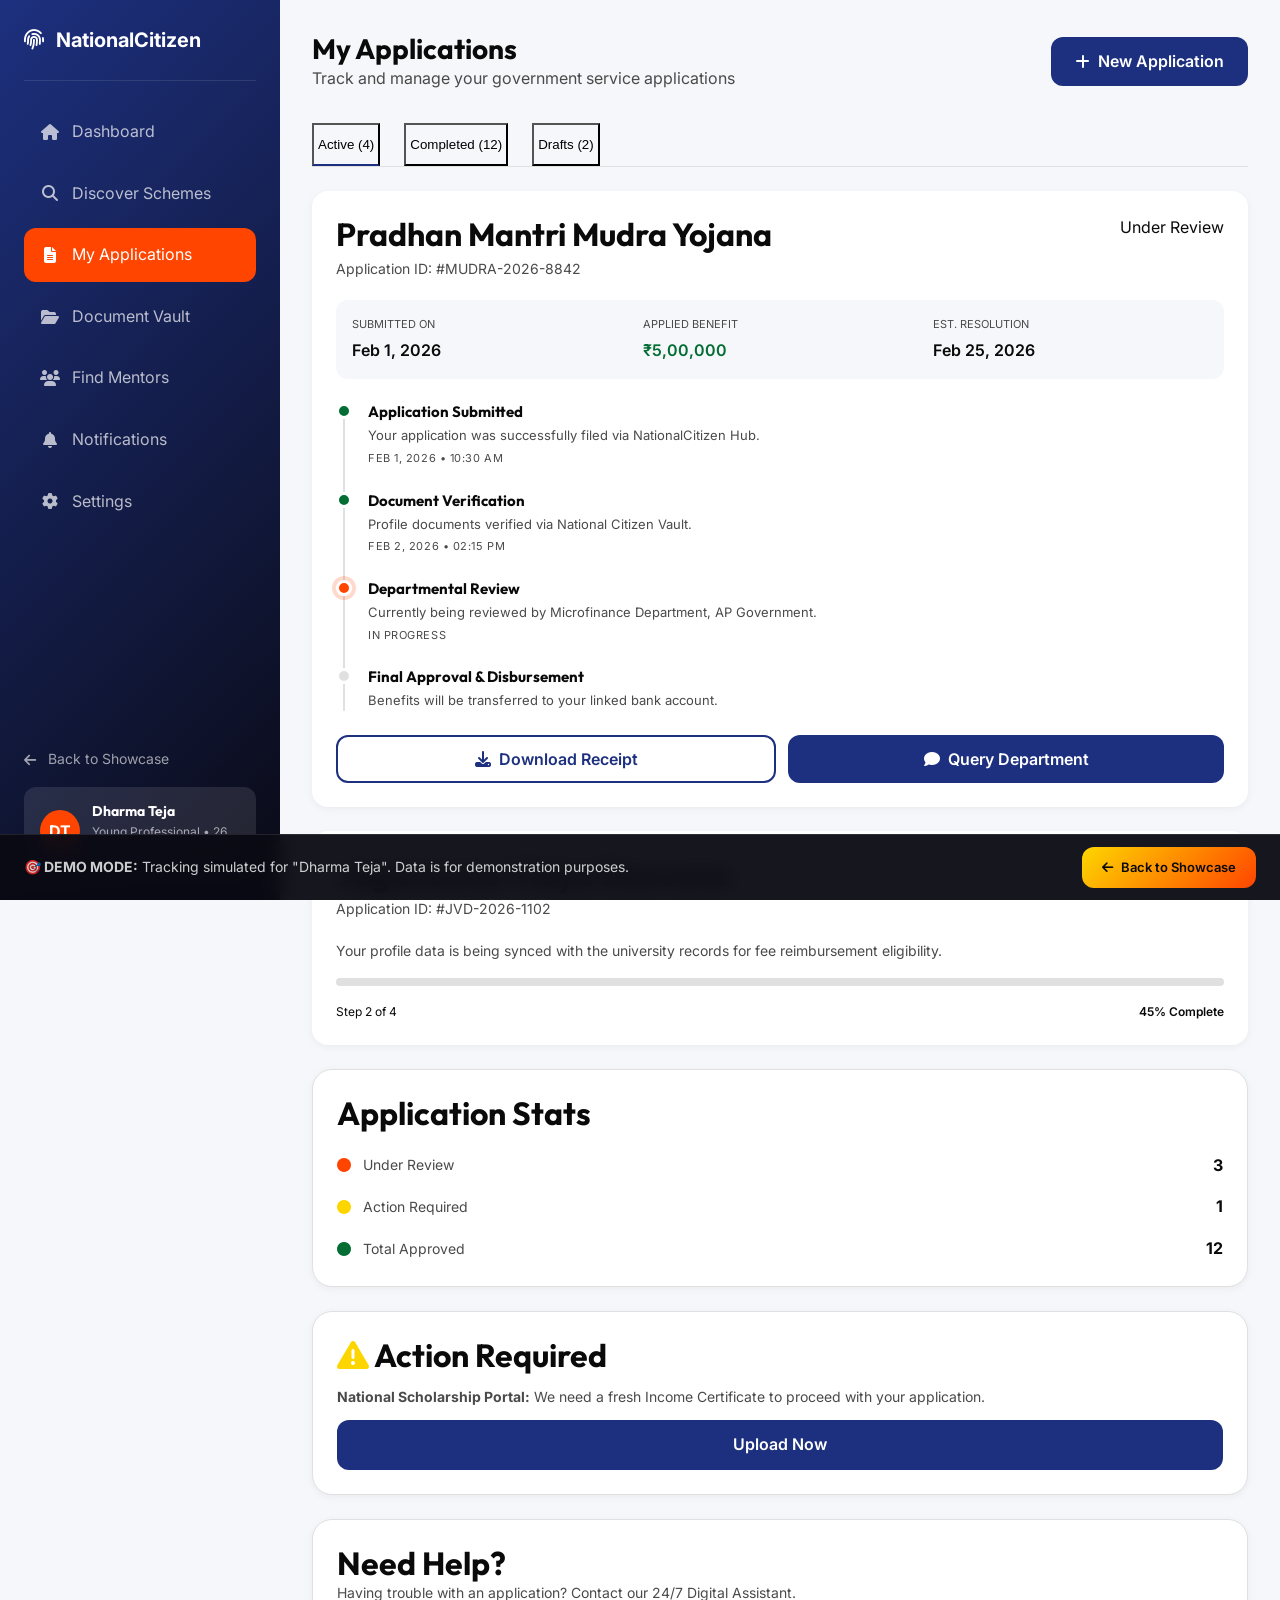
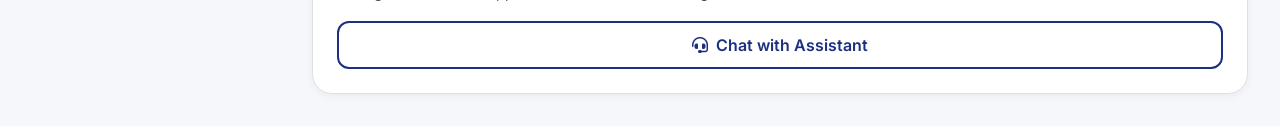
<file: applications.html>
<!DOCTYPE html>
<html lang="en">

<head>
    <meta charset="UTF-8">
    <meta name="viewport" content="width=device-width, initial-scale=1.0">
    <title>My Applications | NationalCitizen</title>

    <!-- Fonts -->
    <link rel="preconnect" href="https://fonts.googleapis.com">
    <link rel="preconnect" href="https://fonts.gstatic.com" crossorigin>
    <link
        href="https://fonts.googleapis.com/css2?family=Inter:wght@400;500;600;700;800&family=Outfit:wght@400;500;600;700;800&display=swap"
        rel="stylesheet">

    <!-- Icons -->
    <link rel="stylesheet" href="https://cdnjs.cloudflare.com/ajax/libs/font-awesome/6.5.1/css/all.min.css">

    <!-- Styles -->
    <link rel="stylesheet" href="css/styles.css">
    <link rel="stylesheet" href="css/dashboard.css">
    <style>
        .application-details-card {
            background: white;
            border-radius: 16px;
            padding: 24px;
            margin-bottom: 24px;
            box-shadow: var(--shadow-sm);
        }

        .timeline {
            position: relative;
            padding-left: 32px;
            margin-top: 24px;
        }

        .timeline::before {
            content: '';
            position: absolute;
            left: 7px;
            top: 0;
            bottom: 0;
            width: 2px;
            background: var(--gray);
        }

        .timeline-item {
            position: relative;
            margin-bottom: 24px;
        }

        .timeline-dot {
            position: absolute;
            left: -32px;
            width: 16px;
            height: 16px;
            border-radius: 50%;
            background: var(--gray);
            border: 3px solid white;
            z-index: 1;
        }

        .timeline-dot.completed {
            background: var(--ap-green);
        }

        .timeline-dot.active {
            background: var(--ap-orange);
            box-shadow: 0 0 0 4px rgba(255, 69, 0, 0.2);
        }

        .timeline-content h5 {
            margin: 0 0 4px;
            font-size: 15px;
        }

        .timeline-content p {
            margin: 0;
            font-size: 13px;
            color: var(--dark-gray);
        }

        .timeline-time {
            font-size: 11px;
            color: var(--dark-gray);
            text-transform: uppercase;
            letter-spacing: 0.05em;
            margin-top: 4px;
        }
    </style>
</head>

<body>
    <div class="dashboard">
        <!-- Sidebar -->
        <aside class="sidebar">
            <div class="sidebar-brand">
                <i class="fas fa-fingerprint"></i>
                <span>NationalCitizen</span>
            </div>

            <ul class="nav-menu">
                <li class="nav-item">
                    <a href="dashboard.html">
                        <i class="fas fa-home"></i>
                        <span>Dashboard</span>
                    </a>
                </li>
                <li class="nav-item">
                    <a href="schemes.html">
                        <i class="fas fa-search"></i>
                        <span>Discover Schemes</span>
                    </a>
                </li>
                <li class="nav-item">
                    <a href="applications.html" class="active">
                        <i class="fas fa-file-alt"></i>
                        <span>My Applications</span>
                    </a>
                </li>
                <li class="nav-item">
                    <a href="vault.html">
                        <i class="fas fa-folder-open"></i>
                        <span>Document Vault</span>
                    </a>
                </li>
                <li class="nav-item">
                    <a href="mentors.html">
                        <i class="fas fa-users"></i>
                        <span>Find Mentors</span>
                    </a>
                </li>
                <li class="nav-item">
                    <a href="notifications.html">
                        <i class="fas fa-bell"></i>
                        <span>Notifications</span>
                    </a>
                </li>
                <li class="nav-item">
                    <a href="settings.html">
                        <i class="fas fa-cog"></i>
                        <span>Settings</span>
                    </a>
                </li>
            </ul>

            <div class="sidebar-footer">
                <a href="index.html"
                    style="display: flex; align-items: center; gap: 12px; margin-bottom: 16px; color: rgba(255,255,255,0.6); font-size: 14px; text-decoration: none;">
                    <i class="fas fa-arrow-left"></i> <span>Back to Showcase</span>
                </a>
                <div class="user-card">
                    <div class="user-avatar">DT</div>
                    <div class="user-info">
                        <h5>Dharma Teja</h5>
                        <p>Young Professional • 26 yrs</p>
                    </div>
                </div>
            </div>
        </aside>

        <!-- Main Content -->
        <main class="main-content">
            <!-- Top Bar -->
            <div class="topbar">
                <div>
                    <h1>My Applications</h1>
                    <p class="text-muted" style="margin: 0;">Track and manage your government service applications</p>
                </div>
                <div class="topbar-actions">
                    <a href="schemes.html" class="btn btn-primary">
                        <i class="fas fa-plus"></i> New Application
                    </a>
                </div>
            </div>

            <!-- Applications Tabs -->
            <div style="display: flex; gap: 24px; margin-bottom: 24px; border-bottom: 1px solid var(--gray);">
                <button class="filter-tag active"
                    style="background: none; border-bottom: 2px solid var(--ap-navy); border-radius: 0; padding: 12px 4px;">Active
                    (4)</button>
                <button class="filter-tag" style="background: none; border-radius: 0; padding: 12px 4px;">Completed
                    (12)</button>
                <button class="filter-tag" style="background: none; border-radius: 0; padding: 12px 4px;">Drafts
                    (2)</button>
            </div>

            <div class="content-grid" style="grid-template-columns: 1.5fr 1fr;">
                <!-- Left Column: Application Cards -->
                <div>
                    <div class="application-details-card">
                        <div
                            style="display: flex; justify-content: space-between; align-items: flex-start; margin-bottom: 20px;">
                            <div>
                                <h3 style="margin: 0 0 4px;">Pradhan Mantri Mudra Yojana</h3>
                                <p class="text-muted" style="margin: 0; font-size: 14px;">Application ID:
                                    #MUDRA-2026-8842</p>
                            </div>
                            <span class="application-badge review">Under Review</span>
                        </div>

                        <div
                            style="display: grid; grid-template-columns: repeat(3, 1fr); gap: 16px; padding: 16px; background: var(--light-gray); border-radius: 12px; margin-bottom: 24px;">
                            <div>
                                <div
                                    style="font-size: 11px; color: var(--dark-gray); text-transform: uppercase; margin-bottom: 4px;">
                                    Submitted On</div>
                                <div style="font-weight: 600;">Feb 1, 2026</div>
                            </div>
                            <div>
                                <div
                                    style="font-size: 11px; color: var(--dark-gray); text-transform: uppercase; margin-bottom: 4px;">
                                    Applied Benefit</div>
                                <div style="font-weight: 600; color: var(--ap-green);">₹5,00,000</div>
                            </div>
                            <div>
                                <div
                                    style="font-size: 11px; color: var(--dark-gray); text-transform: uppercase; margin-bottom: 4px;">
                                    Est. Resolution</div>
                                <div style="font-weight: 600;">Feb 25, 2026</div>
                            </div>
                        </div>

                        <div class="timeline">
                            <div class="timeline-item">
                                <div class="timeline-dot completed"></div>
                                <div class="timeline-content">
                                    <h5>Application Submitted</h5>
                                    <p>Your application was successfully filed via NationalCitizen Hub.</p>
                                    <div class="timeline-time">Feb 1, 2026 • 10:30 AM</div>
                                </div>
                            </div>
                            <div class="timeline-item">
                                <div class="timeline-dot completed"></div>
                                <div class="timeline-content">
                                    <h5>Document Verification</h5>
                                    <p>Profile documents verified via National Citizen Vault.</p>
                                    <div class="timeline-time">Feb 2, 2026 • 02:15 PM</div>
                                </div>
                            </div>
                            <div class="timeline-item">
                                <div class="timeline-dot active"></div>
                                <div class="timeline-content">
                                    <h5>Departmental Review</h5>
                                    <p>Currently being reviewed by Microfinance Department, AP Government.</p>
                                    <div class="timeline-time">In Progress</div>
                                </div>
                            </div>
                            <div class="timeline-item">
                                <div class="timeline-dot"></div>
                                <div class="timeline-content">
                                    <h5>Final Approval & Disbursement</h5>
                                    <p>Benefits will be transferred to your linked bank account.</p>
                                </div>
                            </div>
                        </div>

                        <div style="margin-top: 24px; display: flex; gap: 12px;">
                            <button class="btn btn-secondary" style="flex: 1;"><i class="fas fa-download"></i> Download
                                Receipt</button>
                            <button class="btn btn-primary" style="flex: 1;"><i class="fas fa-comment"></i> Query
                                Department</button>
                        </div>
                    </div>

                    <div class="application-details-card">
                        <div
                            style="display: flex; justify-content: space-between; align-items: flex-start; margin-bottom: 20px;">
                            <div>
                                <h3 style="margin: 0 0 4px;">Jagananna Vidya Deevena</h3>
                                <p class="text-muted" style="margin: 0; font-size: 14px;">Application ID: #JVD-2026-1102
                                </p>
                            </div>
                            <span class="application-badge review">Verifying Profile</span>
                        </div>
                        <p style="font-size: 14px; color: var(--dark-gray);">Your profile data is being synced with the
                            university records for fee reimbursement eligibility.</p>
                        <div class="progress-bar" style="height: 8px; margin: 16px 0;">
                            <div class="fill" style="width: 45%; background: var(--ap-orange);"></div>
                        </div>
                        <div style="display: flex; justify-content: space-between; font-size: 12px;">
                            <span>Step 2 of 4</span>
                            <span style="font-weight: 600;">45% Complete</span>
                        </div>
                    </div>
                </div>

                <!-- Right Column: Status Summary -->
                <div>
                    <div class="dashboard-card" style="padding: 24px;">
                        <h3 style="margin-top: 0;">Application Stats</h3>
                        <div style="display: grid; gap: 16px; margin-top: 20px;">
                            <div style="display: flex; justify-content: space-between; align-items: center;">
                                <span style="font-size: 14px; color: var(--dark-gray);"><i class="fas fa-circle"
                                        style="color: var(--ap-orange); margin-right: 8px;"></i> Under Review</span>
                                <span style="font-weight: 700;">3</span>
                            </div>
                            <div style="display: flex; justify-content: space-between; align-items: center;">
                                <span style="font-size: 14px; color: var(--dark-gray);"><i class="fas fa-circle"
                                        style="color: #fdd600; margin-right: 8px;"></i> Action Required</span>
                                <span style="font-weight: 700;">1</span>
                            </div>
                            <div style="display: flex; justify-content: space-between; align-items: center;">
                                <span style="font-size: 14px; color: var(--dark-gray);"><i class="fas fa-circle"
                                        style="color: var(--ap-green); margin-right: 8px;"></i> Total Approved</span>
                                <span style="font-weight: 700;">12</span>
                            </div>
                        </div>
                    </div>

                    <div class="dashboard-card mt-6" style="padding: 24px;">
                        <h3 style="margin-top: 0;"><i class="fas fa-triangle-exclamation" style="color: #fdd600;"></i>
                            Action Required</h3>
                        <p style="font-size: 14px; color: var(--dark-gray); margin: 12px 0;"><strong>National
                                Scholarship Portal:</strong> We need a fresh Income Certificate to proceed with your
                            application.</p>
                        <a href="vault.html" class="btn btn-primary" style="width: 100%; text-align: center;">Upload
                            Now</a>
                    </div>

                    <div class="dashboard-card mt-6" style="padding: 24px;">
                        <h3 style="margin-top: 0;">Need Help?</h3>
                        <p style="font-size: 14px; color: var(--dark-gray);">Having trouble with an application? Contact
                            our 24/7 Digital Assistant.</p>
                        <button class="btn btn-secondary" style="width: 100%;"><i class="fas fa-headset"></i> Chat with
                            Assistant</button>
                    </div>
                </div>
            </div>
        </main>
    </div>

    <!-- Demo Banner -->
    <div class="demo-banner">
        <p><strong>🎯 DEMO MODE:</strong> Tracking simulated for "Dharma Teja". Data is for demonstration purposes.</p>
        <a href="index.html" class="btn btn-accent" style="padding: 10px 20px; font-size: 13px;">
            <i class="fas fa-arrow-left"></i> Back to Showcase
        </a>
    </div>
</body>

</html>
</file>
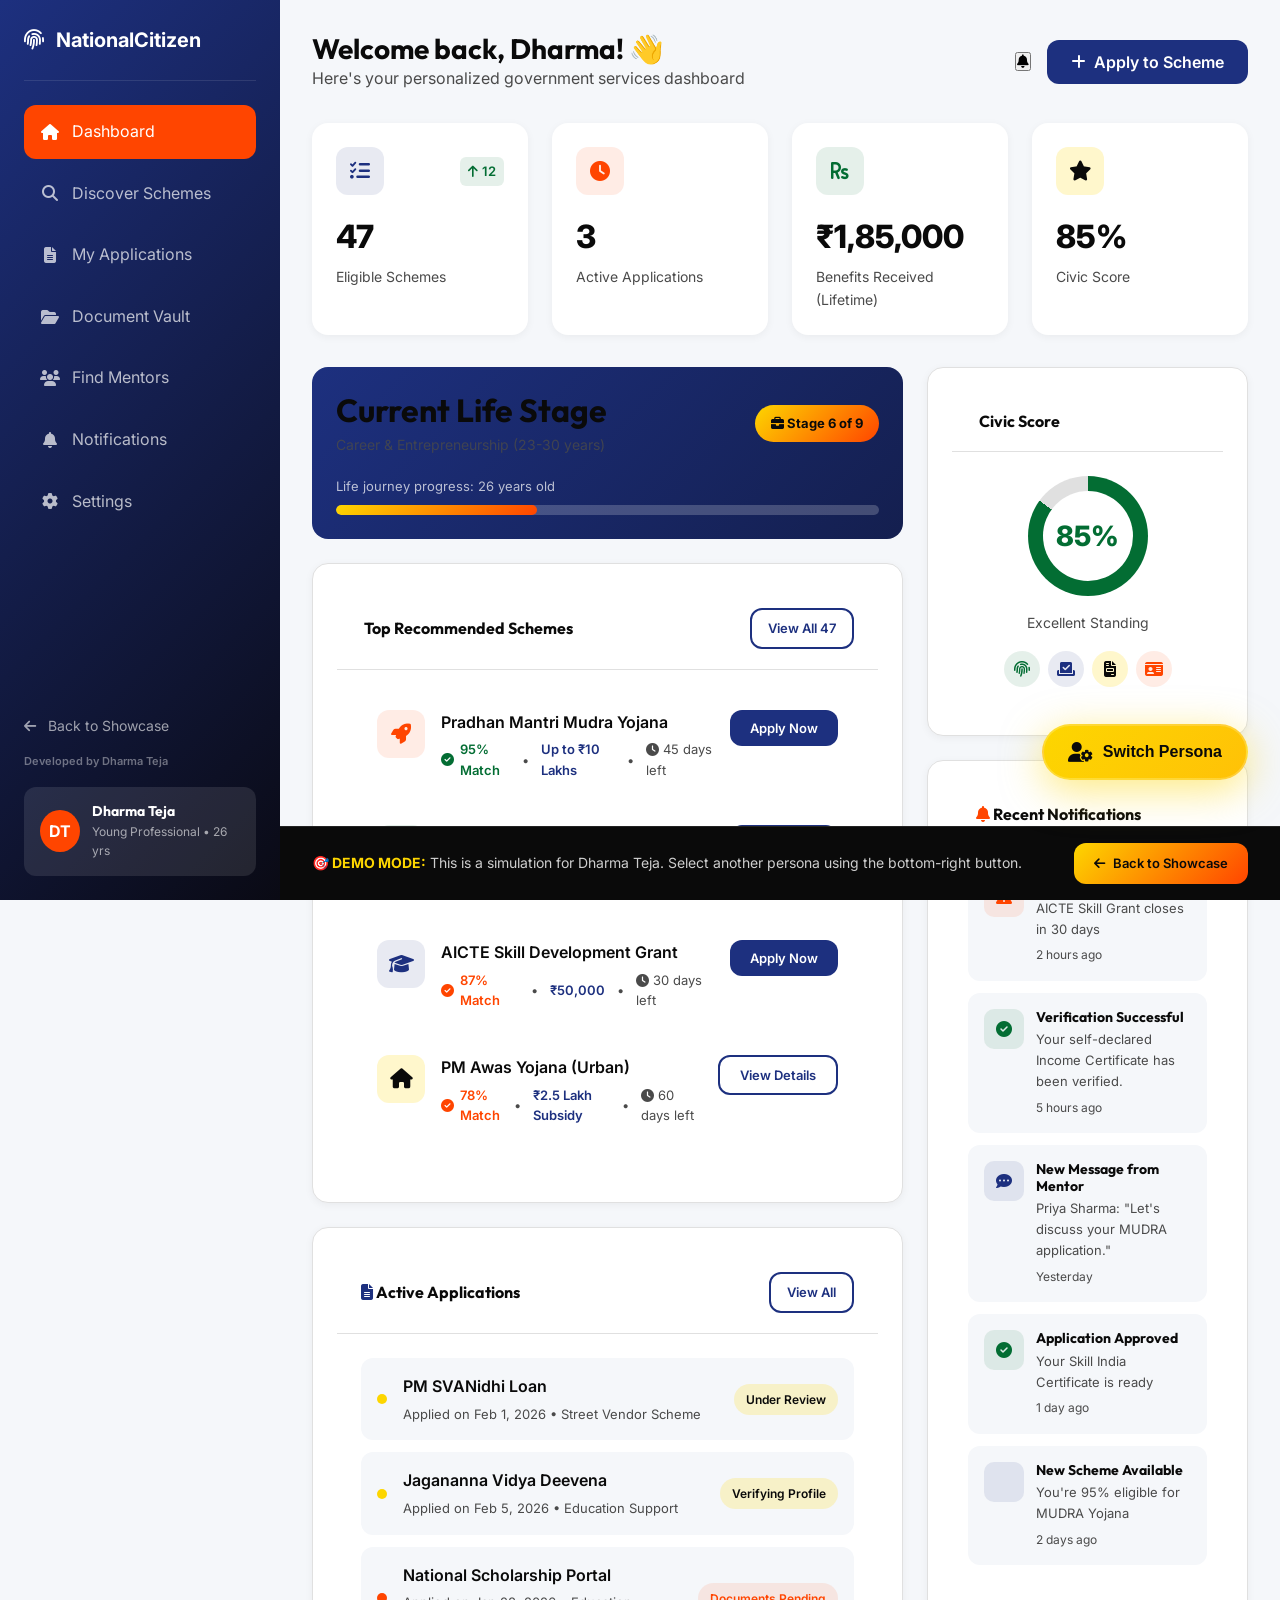
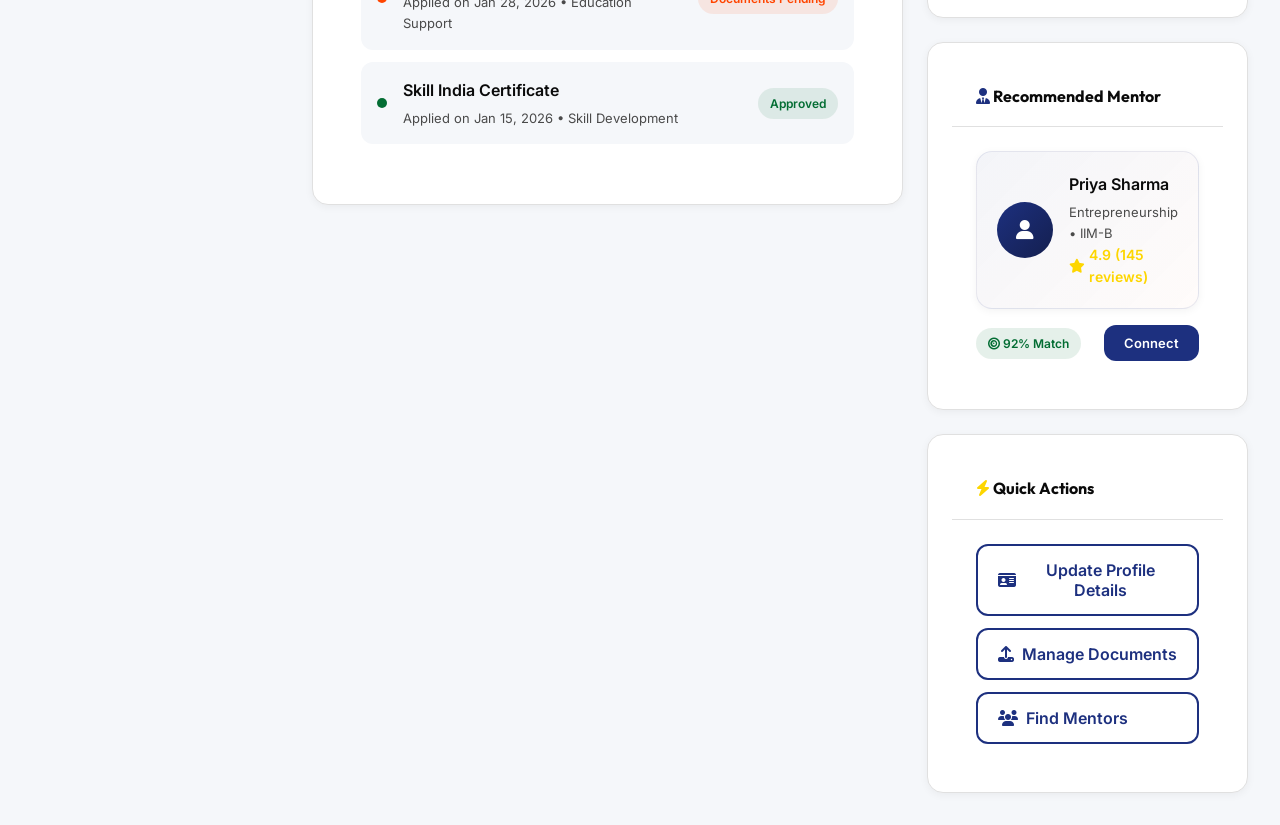
<file: dashboard.html>
<!DOCTYPE html>
<html lang="en">

<head>
    <meta charset="UTF-8">
    <meta name="viewport" content="width=device-width, initial-scale=1.0">
    <title>Citizen Dashboard | NationalCitizen</title>

    <!-- Fonts -->
    <link rel="preconnect" href="https://fonts.googleapis.com">
    <link rel="preconnect" href="https://fonts.gstatic.com" crossorigin>
    <link
        href="https://fonts.googleapis.com/css2?family=Inter:wght@400;500;600;700&family=Outfit:wght@500;600;700;800&display=swap"
        rel="stylesheet">

    <!-- Icons -->
    <link rel="stylesheet" href="https://cdnjs.cloudflare.com/ajax/libs/font-awesome/6.5.1/css/all.min.css">

    <!-- Styles -->
    <link rel="stylesheet" href="css/styles.css?v=2">
    <link rel="stylesheet" href="css/dashboard.css?v=2">
    <link rel="stylesheet" href="css/personas.css?v=2">
    <script src="js/personas.js?v=2"></script>
    <style>
        body {
            background: var(--light-gray);
        }


        /* Stats Grid */
        .stats-grid {
            display: grid;
            grid-template-columns: repeat(4, 1fr);
            gap: 24px;
            margin-bottom: 32px;
        }

        @media (max-width: 1200px) {
            .stats-grid {
                grid-template-columns: repeat(2, 1fr);
            }
        }

        .stat-card {
            background: white;
            border-radius: 16px;
            padding: 24px;
            box-shadow: var(--shadow-sm);
        }

        .stat-card-header {
            display: flex;
            align-items: center;
            justify-content: space-between;
            margin-bottom: 16px;
        }

        .stat-card-icon {
            width: 48px;
            height: 48px;
            border-radius: 12px;
            display: flex;
            align-items: center;
            justify-content: center;
            font-size: 20px;
        }

        .stat-card-icon.navy {
            background: rgba(29, 48, 127, 0.1);
            color: var(--ap-navy);
        }

        .stat-card-icon.orange {
            background: rgba(255, 69, 0, 0.1);
            color: var(--ap-orange);
        }

        .stat-card-icon.green {
            background: rgba(3, 109, 51, 0.1);
            color: var(--ap-green);
        }

        .stat-card-icon.gold {
            background: rgba(253, 214, 0, 0.2);
            color: var(--near-black);
        }

        .stat-card-value {
            font-size: 2rem;
            font-weight: 800;
            color: var(--near-black);
            margin-bottom: 4px;
        }

        .stat-card-label {
            color: var(--dark-gray);
            font-size: 14px;
        }

        .stat-trend {
            display: inline-flex;
            align-items: center;
            gap: 4px;
            font-size: 13px;
            font-weight: 600;
            padding: 4px 8px;
            border-radius: 6px;
        }

        .stat-trend.up {
            background: rgba(3, 109, 51, 0.1);
            color: var(--ap-green);
        }

        /* Content Grid */
        .content-grid {
            display: grid;
            grid-template-columns: 2fr 1fr;
            gap: 24px;
        }

        @media (max-width: 1024px) {
            .content-grid {
                grid-template-columns: 1fr;
            }
        }

        /* Cards */
        .dashboard-card {
            background: white;
            border-radius: 16px;
            box-shadow: var(--shadow-sm);
        }

        .dashboard-card-header {
            display: flex;
            align-items: center;
            justify-content: space-between;
            padding: 20px 24px;
            border-bottom: 1px solid var(--gray);
        }

        .dashboard-card-header h3 {
            font-size: 1rem;
            color: var(--near-black);
            margin: 0;
        }

        .dashboard-card-body {
            padding: 24px;
        }

        /* Eligible Schemes */
        .scheme-item {
            display: flex;
            align-items: flex-start;
            gap: 16px;
            padding: 16px;
            border-radius: 12px;
            transition: all 0.2s ease;
            margin-bottom: 12px;
        }

        .scheme-item:hover {
            background: var(--light-gray);
        }

        .scheme-icon {
            width: 48px;
            height: 48px;
            border-radius: 12px;
            display: flex;
            align-items: center;
            justify-content: center;
            font-size: 20px;
            flex-shrink: 0;
        }

        .scheme-content {
            flex: 1;
        }

        .scheme-title {
            font-weight: 600;
            color: var(--near-black);
            margin-bottom: 4px;
        }

        .scheme-meta {
            display: flex;
            align-items: center;
            gap: 12px;
            font-size: 13px;
            color: var(--dark-gray);
        }

        .scheme-match {
            display: flex;
            align-items: center;
            gap: 6px;
            font-weight: 600;
        }

        .scheme-match.high {
            color: var(--ap-green);
        }

        .scheme-match.medium {
            color: var(--ap-orange);
        }

        .scheme-benefit {
            font-weight: 600;
            color: var(--ap-navy);
        }

        .scheme-actions {
            display: flex;
            gap: 8px;
        }

        /* Applications */
        .application-item {
            display: flex;
            align-items: center;
            gap: 16px;
            padding: 16px;
            border-radius: 12px;
            background: var(--light-gray);
            margin-bottom: 12px;
        }

        .application-status {
            width: 10px;
            height: 10px;
            border-radius: 50%;
            flex-shrink: 0;
        }

        .application-status.pending {
            background: var(--ap-orange);
        }

        .application-status.approved {
            background: var(--ap-green);
        }

        .application-status.review {
            background: var(--ap-gold);
        }

        .application-content {
            flex: 1;
        }

        .application-title {
            font-weight: 600;
            color: var(--near-black);
            margin-bottom: 4px;
        }

        .application-meta {
            font-size: 13px;
            color: var(--dark-gray);
        }

        .application-badge {
            padding: 6px 12px;
            border-radius: 20px;
            font-size: 12px;
            font-weight: 600;
        }

        .application-badge.pending {
            background: rgba(255, 69, 0, 0.1);
            color: var(--ap-orange);
        }

        .application-badge.approved {
            background: rgba(3, 109, 51, 0.1);
            color: var(--ap-green);
        }

        .application-badge.review {
            background: rgba(253, 214, 0, 0.2);
            color: var(--near-black);
        }

        /* Life Stage Card */
        .life-stage-card {
            background: var(--gradient-primary);
            border-radius: 16px;
            padding: 24px;
            color: white;
            margin-bottom: 24px;
        }

        .life-stage-header {
            display: flex;
            align-items: center;
            justify-content: space-between;
            margin-bottom: 20px;
        }

        .life-stage-badge {
            padding: 8px 16px;
            background: var(--gradient-gold);
            border-radius: 20px;
            font-size: 13px;
            font-weight: 700;
            color: var(--near-black);
        }

        .life-stage-progress {
            margin-top: 16px;
        }

        .life-stage-progress label {
            font-size: 13px;
            color: rgba(255, 255, 255, 0.7);
            margin-bottom: 8px;
            display: block;
        }

        .progress-bar-lg {
            height: 10px;
            background: rgba(255, 255, 255, 0.2);
            border-radius: 10px;
            overflow: hidden;
        }

        .progress-bar-lg .fill {
            height: 100%;
            background: var(--gradient-gold);
            border-radius: 10px;
        }

        /* Civic Score */
        .civic-score {
            text-align: center;
            padding: 24px;
        }

        .civic-circle {
            width: 120px;
            height: 120px;
            border-radius: 50%;
            background: conic-gradient(var(--ap-green) 0% 85%, var(--gray) 85% 100%);
            display: flex;
            align-items: center;
            justify-content: center;
            margin: 0 auto 16px;
            position: relative;
        }

        .civic-circle::before {
            content: '';
            position: absolute;
            width: 90px;
            height: 90px;
            background: white;
            border-radius: 50%;
        }

        .civic-value {
            position: relative;
            z-index: 1;
            font-size: 1.75rem;
            font-weight: 800;
            color: var(--ap-green);
        }

        .civic-label {
            color: var(--dark-gray);
            font-size: 14px;
        }

        .civic-badges {
            display: flex;
            gap: 8px;
            justify-content: center;
            margin-top: 16px;
        }

        .civic-badge {
            width: 36px;
            height: 36px;
            border-radius: 50%;
            display: flex;
            align-items: center;
            justify-content: center;
            font-size: 16px;
        }

        /* Notifications Panel */
        .notification-item {
            display: flex;
            gap: 12px;
            padding: 16px;
            border-radius: 12px;
            margin-bottom: 12px;
            background: var(--light-gray);
        }

        .notification-icon {
            width: 40px;
            height: 40px;
            border-radius: 10px;
            display: flex;
            align-items: center;
            justify-content: center;
            flex-shrink: 0;
        }

        .notification-icon.deadline {
            background: rgba(255, 69, 0, 0.1);
            color: var(--ap-orange);
        }

        .notification-icon.success {
            background: rgba(3, 109, 51, 0.1);
            color: var(--ap-green);
        }

        .notification-icon.info {
            background: rgba(29, 48, 127, 0.1);
            color: var(--ap-navy);
        }

        .notification-content h5 {
            font-size: 14px;
            margin: 0 0 4px;
        }

        .notification-content p {
            font-size: 13px;
            color: var(--dark-gray);
            margin: 0;
        }

        .notification-time {
            font-size: 12px;
            color: var(--dark-gray);
            margin-top: 6px;
        }

        /* Mentor Card */
        .mentor-card {
            display: flex;
            align-items: center;
            gap: 16px;
            padding: 20px;
            background: linear-gradient(135deg, rgba(29, 48, 127, 0.05) 0%, rgba(255, 69, 0, 0.02) 100%);
            border: 1px solid rgba(29, 48, 127, 0.1);
            border-radius: 16px;
            margin-bottom: 16px;
        }

        .mentor-avatar {
            width: 56px;
            height: 56px;
            border-radius: 50%;
            background: var(--gradient-primary);
            display: flex;
            align-items: center;
            justify-content: center;
            color: white;
            font-size: 20px;
        }

        .mentor-info {
            flex: 1;
        }

        .mentor-name {
            font-weight: 600;
            color: var(--near-black);
            margin-bottom: 4px;
        }

        .mentor-domain {
            font-size: 13px;
            color: var(--dark-gray);
        }

        .mentor-rating {
            display: flex;
            align-items: center;
            gap: 4px;
            color: var(--ap-gold);
            font-weight: 600;
            font-size: 14px;
        }

        .mentor-match {
            padding: 6px 12px;
            background: rgba(3, 109, 51, 0.1);
            color: var(--ap-green);
            border-radius: 20px;
            font-size: 12px;
            font-weight: 600;
        }

        /* Demo Banner */
        .demo-banner {
            position: fixed;
            bottom: 0;
            left: 280px;
            right: 0;
            padding: 16px 32px;
            background: var(--near-black);
            color: white;
            display: flex;
            align-items: center;
            justify-content: space-between;
            z-index: 100;
        }

        .demo-banner p {
            color: rgba(255, 255, 255, 0.8);
            margin: 0;
            font-size: 14px;
        }

        .demo-banner strong {
            color: var(--ap-gold);
        }

        /* Responsive */
        @media (max-width: 768px) {
            .sidebar {
                display: none;
            }

            .main-content {
                margin-left: 0;
            }

            .demo-banner {
                left: 0;
            }
        }
    </style>
</head>

<body>
    <div class="dashboard">
        <!-- Sidebar -->
        <aside class="sidebar">
            <div class="sidebar-brand">
                <i class="fas fa-fingerprint"></i>
                <span>NationalCitizen</span>
            </div>

            <ul class="nav-menu">
                <li class="nav-item">
                    <a href="javascript:void(0)" onclick="showSection('dashboard')" id="nav-dashboard" class="active">
                        <i class="fas fa-home"></i>
                        <span>Dashboard</span>
                    </a>
                </li>
                <li class="nav-item">
                    <a href="javascript:void(0)" onclick="showSection('schemes')" id="nav-schemes">
                        <i class="fas fa-search"></i>
                        <span>Discover Schemes</span>
                    </a>
                </li>
                <li class="nav-item">
                    <a href="javascript:void(0)" onclick="showSection('applications')" id="nav-applications">
                        <i class="fas fa-file-alt"></i>
                        <span>My Applications</span>
                    </a>
                </li>
                <li class="nav-item">
                    <a href="javascript:void(0)" onclick="showSection('vault')" id="nav-vault">
                        <i class="fas fa-folder-open"></i>
                        <span>Document Vault</span>
                    </a>
                </li>
                <li class="nav-item">
                    <a href="javascript:void(0)" onclick="showSection('mentors')" id="nav-mentors">
                        <i class="fas fa-users"></i>
                        <span>Find Mentors</span>
                    </a>
                </li>
                <li class="nav-item">
                    <a href="javascript:void(0)" onclick="showSection('notifications')" id="nav-notifications">
                        <i class="fas fa-bell"></i>
                        <span>Notifications</span>
                    </a>
                </li>
                <li class="nav-item">
                    <a href="javascript:void(0)" onclick="showSection('settings')" id="nav-settings">
                        <i class="fas fa-cog"></i>
                        <span>Settings</span>
                    </a>
                </li>
            </ul>

            <div class="sidebar-footer">
                <a href="index.html"
                    style="display: flex; align-items: center; gap: 12px; margin-bottom: 16px; color: rgba(255,255,255,0.6); font-size: 14px; text-decoration: none;">
                    <i class="fas fa-arrow-left"></i> <span>Back to Showcase</span>
                </a>
                <p style="color: rgba(255,255,255,0.4); font-size: 11px; margin-bottom: 16px; font-weight: 600;">
                    Developed by Dharma Teja</p>
                <div class="user-card" id="user-card-sidebar">
                    <div class="user-avatar" id="user-avatar-sidebar">DT</div>
                    <div class="user-info">
                        <h5 id="user-name-sidebar">Dharma Teja</h5>
                        <p id="user-role-sidebar">Young Professional • 26 yrs</p>
                    </div>
                </div>
            </div>
        </aside>

        <!-- Main Content -->
        <main class="main-content">
            <!-- Top Bar -->
            <div class="topbar">
                <div id="topbar-content">
                    <h1 id="welcome-message">Welcome back, Dharma! 👋</h1>
                    <p class="text-muted" id="welcome-subtitle" style="margin: 0;">Here's your personalized government
                        services dashboard</p>
                </div>
                <div class="topbar-actions">
                    <button class="notification-btn" onclick="showSection('notifications')">
                        <i class="fas fa-bell"></i>
                    </button>
                    <button class="btn btn-primary" onclick="showSection('schemes')">
                        <i class="fas fa-plus"></i>
                        Apply to Scheme
                    </button>
                </div>
            </div>

            <div id="spa-sections">
                <!-- Section: Dashboard Overview -->
                <section id="section-dashboard" class="spa-section active-section">

                    <!-- Stats Grid -->
                    <div class="stats-grid">
                        <div class="stat-card">
                            <div class="stat-card-header">
                                <div class="stat-card-icon navy">
                                    <i class="fas fa-list-check"></i>
                                </div>
                                <span class="stat-trend up"><i class="fas fa-arrow-up"></i> 12</span>
                            </div>
                            <div class="stat-card-value" id="stat-schemes-count">47</div>
                            <div class="stat-card-label">Eligible Schemes</div>
                        </div>

                        <div class="stat-card">
                            <div class="stat-card-header">
                                <div class="stat-card-icon orange">
                                    <i class="fas fa-clock"></i>
                                </div>
                            </div>
                            <div class="stat-card-value" id="stat-active-apps">3</div>
                            <div class="stat-card-label">Active Applications</div>
                        </div>

                        <div class="stat-card">
                            <div class="stat-card-header">
                                <div class="stat-card-icon green">
                                    <i class="fas fa-rupee-sign"></i>
                                </div>
                            </div>
                            <div class="stat-card-value" id="stat-benefits">₹1,85,000</div>
                            <div class="stat-card-label">Benefits Received (Lifetime)</div>
                        </div>

                        <div class="stat-card">
                            <div class="stat-card-header">
                                <div class="stat-card-icon gold">
                                    <i class="fas fa-star"></i>
                                </div>
                            </div>
                            <div class="stat-card-value" id="stat-civic-score">85%</div>
                            <div class="stat-card-label">Civic Score</div>
                        </div>
                    </div>

                    <!-- Content Grid -->
                    <div class="content-grid">
                        <!-- Left Column -->
                        <div>
                            <!-- Life Stage Card -->
                            <div class="life-stage-card">
                                <div class="life-stage-header">
                                    <div>
                                        <h3 style="margin: 0 0 4px;">Current Life Stage</h3>
                                        <p id="current-lifestage-text"
                                            style="margin: 0; opacity: 0.8; font-size: 14px;">Career & Entrepreneurship
                                            (23-30
                                            years)</p>
                                    </div>
                                    <span class="life-stage-badge" id="lifestage-badge">
                                        <i class="fas fa-briefcase"></i> Stage 6 of 9
                                    </span>
                                </div>
                                <div class="life-stage-progress">
                                    <label id="lifestage-label">Life journey progress: 26 years old</label>
                                    <div class="progress-bar-lg">
                                        <div class="fill" id="lifestage-fill" style="width: 37%;"></div>
                                    </div>
                                </div>
                            </div>

                            <!-- Top Eligible Schemes -->
                            <div class="dashboard-card">
                                <div class="dashboard-card-header">
                                    <h3><i class="fas fa-sparkles text-gold"></i> Top Recommended Schemes</h3>
                                    <a href="#" class="btn btn-secondary"
                                        style="padding: 8px 16px; font-size: 13px;">View All
                                        47</a>
                                </div>
                                <div class="dashboard-card-body">
                                    <div class="scheme-item">
                                        <div class="scheme-icon"
                                            style="background: rgba(255, 69, 0, 0.1); color: var(--ap-orange);">
                                            <i class="fas fa-rocket"></i>
                                        </div>
                                        <div class="scheme-content">
                                            <div class="scheme-title">Pradhan Mantri Mudra Yojana</div>
                                            <div class="scheme-meta">
                                                <span class="scheme-match high"><i class="fas fa-check-circle"></i> 95%
                                                    Match</span>
                                                <span>•</span>
                                                <span class="scheme-benefit">Up to ₹10 Lakhs</span>
                                                <span>•</span>
                                                <span><i class="fas fa-clock"></i> 45 days left</span>
                                            </div>
                                        </div>
                                        <div class="scheme-actions">
                                            <button class="btn btn-primary"
                                                style="padding: 10px 20px; font-size: 13px;">Apply
                                                Now</button>
                                        </div>
                                    </div>

                                    <div class="scheme-item">
                                        <div class="scheme-icon"
                                            style="background: rgba(3, 109, 51, 0.1); color: var(--ap-green);">
                                            <i class="fas fa-seedling"></i>
                                        </div>
                                        <div class="scheme-content">
                                            <div class="scheme-title">Startup India Registration</div>
                                            <div class="scheme-meta">
                                                <span class="scheme-match high"><i class="fas fa-check-circle"></i> 92%
                                                    Match</span>
                                                <span>•</span>
                                                <span class="scheme-benefit">Tax Benefits + Grants</span>
                                                <span>•</span>
                                                <span><i class="fas fa-infinity"></i> Open</span>
                                            </div>
                                        </div>
                                        <div class="scheme-actions">
                                            <button class="btn btn-primary"
                                                style="padding: 10px 20px; font-size: 13px;">Apply
                                                Now</button>
                                        </div>
                                    </div>

                                    <div class="scheme-item">
                                        <div class="scheme-icon"
                                            style="background: rgba(29, 48, 127, 0.1); color: var(--ap-navy);">
                                            <i class="fas fa-graduation-cap"></i>
                                        </div>
                                        <div class="scheme-content">
                                            <div class="scheme-title">AICTE Skill Development Grant</div>
                                            <div class="scheme-meta">
                                                <span class="scheme-match medium"><i class="fas fa-check-circle"></i>
                                                    87%
                                                    Match</span>
                                                <span>•</span>
                                                <span class="scheme-benefit">₹50,000</span>
                                                <span>•</span>
                                                <span><i class="fas fa-clock"></i> 30 days left</span>
                                            </div>
                                        </div>
                                        <div class="scheme-actions">
                                            <button class="btn btn-primary"
                                                style="padding: 10px 20px; font-size: 13px;">Apply
                                                Now</button>
                                        </div>
                                    </div>

                                    <div class="scheme-item">
                                        <div class="scheme-icon"
                                            style="background: rgba(253, 214, 0, 0.2); color: var(--near-black);">
                                            <i class="fas fa-home"></i>
                                        </div>
                                        <div class="scheme-content">
                                            <div class="scheme-title">PM Awas Yojana (Urban)</div>
                                            <div class="scheme-meta">
                                                <span class="scheme-match medium"><i class="fas fa-check-circle"></i>
                                                    78%
                                                    Match</span>
                                                <span>•</span>
                                                <span class="scheme-benefit">₹2.5 Lakh Subsidy</span>
                                                <span>•</span>
                                                <span><i class="fas fa-clock"></i> 60 days left</span>
                                            </div>
                                        </div>
                                        <div class="scheme-actions">
                                            <button class="btn btn-secondary"
                                                style="padding: 10px 20px; font-size: 13px;">View
                                                Details</button>
                                        </div>
                                    </div>
                                </div>
                            </div>

                            <!-- Active Applications -->
                            <div class="dashboard-card mt-6">
                                <div class="dashboard-card-header">
                                    <h3><i class="fas fa-file-alt text-navy"></i> Active Applications</h3>
                                    <a href="#" class="btn btn-secondary"
                                        style="padding: 8px 16px; font-size: 13px;">View
                                        All</a>
                                </div>
                                <div class="dashboard-card-body">
                                    <div class="application-item">
                                        <div class="application-status review"></div>
                                        <div class="application-content">
                                            <div class="application-title">PM SVANidhi Loan</div>
                                            <div class="application-meta">Applied on Feb 1, 2026 • Street Vendor Scheme
                                            </div>
                                        </div>
                                        <span class="application-badge review">Under Review</span>
                                    </div>

                                    <div class="application-item">
                                        <div class="application-status review"></div>
                                        <div class="application-content">
                                            <div class="application-title">Jagananna Vidya Deevena</div>
                                            <div class="application-meta">Applied on Feb 5, 2026 • Education Support
                                            </div>
                                        </div>
                                        <span class="application-badge review">Verifying Profile</span>
                                    </div>

                                    <div class="application-item">
                                        <div class="application-status pending"></div>
                                        <div class="application-content">
                                            <div class="application-title">National Scholarship Portal</div>
                                            <div class="application-meta">Applied on Jan 28, 2026 • Education Support
                                            </div>
                                        </div>
                                        <span class="application-badge pending">Documents Pending</span>
                                    </div>

                                    <div class="application-item">
                                        <div class="application-status approved"></div>
                                        <div class="application-content">
                                            <div class="application-title">Skill India Certificate</div>
                                            <div class="application-meta">Applied on Jan 15, 2026 • Skill Development
                                            </div>
                                        </div>
                                        <span class="application-badge approved">Approved</span>
                                    </div>
                                </div>
                            </div>
                        </div>

                        <!-- Right Column -->
                        <div>
                            <!-- Civic Score -->
                            <div class="dashboard-card">
                                <div class="dashboard-card-header">
                                    <h3><i class="fas fa-shield-check text-green"></i> Civic Score</h3>
                                </div>
                                <div class="civic-score">
                                    <div class="civic-circle">
                                        <span class="civic-value">85%</span>
                                    </div>
                                    <div class="civic-label">Excellent Standing</div>
                                    <div class="civic-badges">
                                        <span class="civic-badge"
                                            style="background: rgba(3, 109, 51, 0.1); color: var(--ap-green);"
                                            title="Aadhaar Updated"><i class="fas fa-fingerprint"></i></span>
                                        <span class="civic-badge"
                                            style="background: rgba(29, 48, 127, 0.1); color: var(--ap-navy);"
                                            title="Voter Registered"><i class="fas fa-vote-yea"></i></span>
                                        <span class="civic-badge"
                                            style="background: rgba(253, 214, 0, 0.2); color: var(--near-black);"
                                            title="Tax Filed"><i class="fas fa-file-invoice"></i></span>
                                        <span class="civic-badge"
                                            style="background: rgba(255, 69, 0, 0.1); color: var(--ap-orange);"
                                            title="PAN Linked"><i class="fas fa-id-card"></i></span>
                                    </div>
                                </div>
                            </div>

                            <!-- Notifications -->
                            <div class="dashboard-card mt-6">
                                <div class="dashboard-card-header">
                                    <h3><i class="fas fa-bell text-orange"></i> Recent Notifications</h3>
                                </div>
                                <div class="dashboard-card-body" style="padding: 16px;">
                                    <div class="notification-item" style="cursor: pointer;"
                                        onclick="window.location.href='notifications.html'">
                                        <div class="notification-icon deadline">
                                            <i class="fas fa-exclamation-triangle"></i>
                                        </div>
                                        <div class="notification-content">
                                            <h5>Deadline Approaching!</h5>
                                            <p>AICTE Skill Grant closes in 30 days</p>
                                            <div class="notification-time">2 hours ago</div>
                                        </div>
                                    </div>

                                    <div class="notification-item" style="cursor: pointer;"
                                        onclick="window.location.href='vault.html'">
                                        <div class="notification-icon success">
                                            <i class="fas fa-check-circle"></i>
                                        </div>
                                        <div class="notification-content">
                                            <h5>Verification Successful</h5>
                                            <p>Your self-declared Income Certificate has been verified.</p>
                                            <div class="notification-time">5 hours ago</div>
                                        </div>
                                    </div>

                                    <div class="notification-item" style="cursor: pointer;"
                                        onclick="window.location.href='mentors.html'">
                                        <div class="notification-icon info">
                                            <i class="fas fa-comment-dots"></i>
                                        </div>
                                        <div class="notification-content">
                                            <h5>New Message from Mentor</h5>
                                            <p>Priya Sharma: "Let's discuss your MUDRA application."</p>
                                            <div class="notification-time">Yesterday</div>
                                        </div>
                                    </div>

                                    <div class="notification-item" style="cursor: pointer;"
                                        onclick="window.location.href='applications.html'">
                                        <div class="notification-icon success">
                                            <i class="fas fa-check-circle"></i>
                                        </div>
                                        <div class="notification-content">
                                            <h5>Application Approved</h5>
                                            <p>Your Skill India Certificate is ready</p>
                                            <div class="notification-time">1 day ago</div>
                                        </div>
                                    </div>

                                    <div class="notification-item" style="cursor: pointer;"
                                        onclick="window.location.href='schemes.html'">
                                        <div class="notification-icon info">
                                            <i class="fas fa-sparkles"></i>
                                        </div>
                                        <div class="notification-content">
                                            <h5>New Scheme Available</h5>
                                            <p>You're 95% eligible for MUDRA Yojana</p>
                                            <div class="notification-time">2 days ago</div>
                                        </div>
                                    </div>
                                </div>
                            </div>

                            <!-- Mentor Match -->
                            <div class="dashboard-card mt-6">
                                <div class="dashboard-card-header">
                                    <h3><i class="fas fa-user-tie text-navy"></i> Recommended Mentor</h3>
                                </div>
                                <div class="dashboard-card-body">
                                    <div class="mentor-card">
                                        <div class="mentor-avatar">
                                            <i class="fas fa-user"></i>
                                        </div>
                                        <div class="mentor-info">
                                            <div class="mentor-name">Priya Sharma</div>
                                            <div class="mentor-domain">Entrepreneurship • IIM-B</div>
                                            <div class="mentor-rating">
                                                <i class="fas fa-star"></i> 4.9 (145 reviews)
                                            </div>
                                        </div>
                                    </div>
                                    <div style="display: flex; justify-content: space-between; align-items: center;">
                                        <span class="mentor-match"><i class="fas fa-bullseye"></i> 92% Match</span>
                                        <button class="btn btn-primary"
                                            style="padding: 10px 20px; font-size: 13px;">Connect</button>
                                    </div>
                                </div>
                            </div>

                            <div class="dashboard-card mt-6">
                                <div class="dashboard-card-header">
                                    <h3><i class="fas fa-bolt text-gold"></i> Quick Actions</h3>
                                </div>
                                <div class="dashboard-card-body" style="display: grid; gap: 12px;">
                                    <button class="btn btn-secondary"
                                        style="justify-content: flex-start; padding: 14px 20px;"
                                        onclick="window.location.href='settings.html'">
                                        <i class="fas fa-id-card"></i> Update Profile Details
                                    </button>
                                    <button class="btn btn-secondary"
                                        style="justify-content: flex-start; padding: 14px 20px;"
                                        onclick="window.location.href='vault.html'">
                                        <i class="fas fa-upload"></i> Manage Documents
                                    </button>
                                    <button class="btn btn-secondary"
                                        style="justify-content: flex-start; padding: 14px 20px;"
                                        onclick="window.location.href='mentors.html'">
                                        <i class="fas fa-users"></i> Find Mentors
                                    </button>
                                </div>
                            </div>
                        </div>
                    </div>
                </section>

                <!-- Section: Discover Schemes -->
                <section id="section-schemes" class="spa-section">
                    <!-- Filters -->
                    <div class="filters-bar">
                        <div class="search-box">
                            <i class="fas fa-search"></i>
                            <input type="text" placeholder="Search schemes by name, ministry, or keyword..."
                                id="searchInput">
                        </div>
                        <div class="filter-row">
                            <div class="filter-group">
                                <label>Category:</label>
                                <button class="filter-tag active">All</button>
                                <button class="filter-tag">Entrepreneur</button>
                                <button class="filter-tag">Education</button>
                                <button class="filter-tag">Health</button>
                                <button class="filter-tag">Housing</button>
                                <button class="filter-tag">Agriculture</button>
                                <button class="filter-tag">Pension</button>
                            </div>
                            <div style="flex: 1;"></div>
                            <div class="filter-group">
                                <label>Sort by:</label>
                                <select class="filter-select">
                                    <option>Match Score (High to Low)</option>
                                    <option>Benefit Amount</option>
                                    <option>Deadline</option>
                                    <option>Recently Added</option>
                                </select>
                            </div>
                        </div>
                    </div>

                    <!-- Results Header -->
                    <div class="results-header">
                        <div class="results-count">
                            Showing <strong>47 schemes</strong> matching your profile
                        </div>
                        <div class="view-toggle">
                            <button class="view-btn active"><i class="fas fa-grid-2"></i></button>
                            <button class="view-btn"><i class="fas fa-list"></i></button>
                        </div>
                    </div>

                    <!-- Schemes Grid -->
                    <div class="schemes-grid">
                        <!-- Scheme 1 -->
                        <div class="scheme-card" data-category="Entrepreneur">
                            <div class="scheme-card-top">
                                <div class="scheme-card-header">
                                    <div class="scheme-card-icon cat-entrepreneur">
                                        <i class="fas fa-rocket"></i>
                                    </div>
                                    <div>
                                        <h4 class="scheme-card-title">Pradhan Mantri Mudra Yojana</h4>
                                        <p class="scheme-card-ministry">Ministry of Finance • MUDRA</p>
                                    </div>
                                </div>
                                <div class="scheme-match-bar">
                                    <div class="scheme-match-header">
                                        <span class="scheme-match-label">Eligibility Match</span>
                                        <span class="scheme-match-value high">95%</span>
                                    </div>
                                    <div class="match-progress">
                                        <div class="match-progress-fill high" style="width: 95%;"></div>
                                    </div>
                                </div>
                                <p class="scheme-card-desc">Non-collateral loans up to ₹10 lakhs for business startups
                                    and MSMEs
                                    under Shishu, Kishore, and Tarun categories.</p>
                            </div>
                            <div class="scheme-card-meta">
                                <div class="scheme-meta-item">
                                    <div class="scheme-meta-value benefit">₹10L</div>
                                    <div class="scheme-meta-label">Max Benefit</div>
                                </div>
                                <div class="scheme-meta-item">
                                    <div class="scheme-meta-value">45 days</div>
                                    <div class="scheme-meta-label">Deadline</div>
                                </div>
                                <div class="scheme-meta-item">
                                    <div class="scheme-meta-value">78%</div>
                                    <div class="scheme-meta-label">Approval Rate</div>
                                </div>
                            </div>
                            <div class="scheme-card-footer">
                                <span class="scheme-docs"><i class="fas fa-check-circle"></i> 5/7 docs ready</span>
                                <button class="btn btn-primary" style="padding: 10px 20px; font-size: 13px;"
                                    onclick="openSchemeModal('Pradhan Mantri Mudra Yojana', 'Entrepreneurship', 'Up to ₹10 Lakhs')">Apply
                                    Now</button>
                            </div>
                        </div>

                        <!-- Scheme 2 -->
                        <div class="scheme-card" data-category="Entrepreneur">
                            <div class="scheme-card-top">
                                <div class="scheme-card-header">
                                    <div class="scheme-card-icon cat-entrepreneur">
                                        <i class="fas fa-seedling"></i>
                                    </div>
                                    <div>
                                        <h4 class="scheme-card-title">Startup India Registration</h4>
                                        <p class="scheme-card-ministry">DPIIT • Central Government</p>
                                    </div>
                                </div>
                                <div class="scheme-match-bar">
                                    <div class="scheme-match-header">
                                        <span class="scheme-match-label">Eligibility Match</span>
                                        <span class="scheme-match-value high">92%</span>
                                    </div>
                                    <div class="match-progress">
                                        <div class="match-progress-fill high" style="width: 92%;"></div>
                                    </div>
                                </div>
                                <p class="scheme-card-desc">Official startup recognition with tax benefits (3-year
                                    exemption),
                                    easier compliance, and access to government tender priorities.</p>
                            </div>
                            <div class="scheme-card-meta">
                                <div class="scheme-meta-item">
                                    <div class="scheme-meta-value benefit">Tax Free</div>
                                    <div class="scheme-meta-label">3 Years</div>
                                </div>
                                <div class="scheme-meta-item">
                                    <div class="scheme-meta-value">Open</div>
                                    <div class="scheme-meta-label">Always</div>
                                </div>
                                <div class="scheme-meta-item">
                                    <div class="scheme-meta-value">85%</div>
                                    <div class="scheme-meta-label">Approval Rate</div>
                                </div>
                            </div>
                            <div class="scheme-card-footer">
                                <span class="scheme-docs"><i class="fas fa-check-circle"></i> 6/8 docs ready</span>
                                <button class="btn btn-primary" style="padding: 10px 20px; font-size: 13px;"
                                    onclick="openSchemeModal('Startup India Registration', 'Entrepreneurship', 'Tax Exemption')">Apply
                                    Now</button>
                            </div>
                        </div>

                        <!-- Scheme 6: Jagananna Vidya Deevena -->
                        <div class="scheme-card" data-category="Education">
                            <div class="scheme-card-top">
                                <div class="scheme-card-header">
                                    <div class="scheme-card-icon cat-education">
                                        <i class="fas fa-book-reader"></i>
                                    </div>
                                    <div>
                                        <h4 class="scheme-card-title">Jagananna Vidya Deevena</h4>
                                        <p class="scheme-card-ministry">Higher Education • AP Government</p>
                                    </div>
                                </div>
                                <div class="scheme-match-bar">
                                    <div class="scheme-match-header">
                                        <span class="scheme-match-label">Eligibility Match</span>
                                        <span class="scheme-match-value high">98%</span>
                                    </div>
                                    <div class="match-progress">
                                        <div class="match-progress-fill high" style="width: 98%;"></div>
                                    </div>
                                </div>
                                <p class="scheme-card-desc">Complete fee reimbursement for students from low-income
                                    families
                                    pursuing higher education (ITI, Polytechnic, Degree, Engineering).</p>
                            </div>
                            <div class="scheme-card-meta">
                                <div class="scheme-meta-item">
                                    <div class="scheme-meta-value benefit">100%</div>
                                    <div class="scheme-meta-label">Fee Refund</div>
                                </div>
                                <div class="scheme-meta-item">
                                    <div class="scheme-meta-value">15 days</div>
                                    <div class="scheme-meta-label">Deadline</div>
                                </div>
                                <div class="scheme-meta-item">
                                    <div class="scheme-meta-value">94%</div>
                                    <div class="scheme-meta-label">Approval Rate</div>
                                </div>
                            </div>
                            <div class="scheme-card-footer">
                                <span class="scheme-docs"><i class="fas fa-check-circle"></i> 7/7 docs ready</span>
                                <button class="btn btn-primary" style="padding: 10px 20px; font-size: 13px;"
                                    onclick="openSchemeModal('Jagananna Vidya Deevena', 'Education Support', '100% Fee Refund')">Apply
                                    Now</button>
                            </div>
                        </div>
                    </div>

                    <!-- Load More -->
                    <div class="text-center mt-8" style="padding-bottom: 80px; text-align: center; margin-top: 40px;">
                        <button class="btn btn-secondary btn-lg"
                            onclick="alert('Demo Mode: Loading more schemes is disabled. Currently showing top matches for your profile.')">
                            <i class="fas fa-plus"></i> Load More Schemes
                        </button>
                    </div>
                </section>

                <!-- Section: My Applications -->
                <section id="section-applications" class="spa-section">
                    <!-- Applications Tabs -->
                    <div style="display: flex; gap: 24px; margin-bottom: 24px; border-bottom: 1px solid var(--gray);">
                        <button class="filter-tag active"
                            style="background: none; border-bottom: 2px solid var(--ap-navy); border-radius: 0; padding: 12px 4px;">Active
                            (4)</button>
                        <button class="filter-tag"
                            style="background: none; border-radius: 0; padding: 12px 4px;">Completed
                            (12)</button>
                        <button class="filter-tag" style="background: none; border-radius: 0; padding: 12px 4px;">Drafts
                            (2)</button>
                    </div>

                    <div class="content-grid" style="grid-template-columns: 1.5fr 1fr;">
                        <!-- Left Column: Application Cards -->
                        <div>
                            <div class="application-details-card">
                                <div
                                    style="display: flex; justify-content: space-between; align-items: flex-start; margin-bottom: 20px;">
                                    <div>
                                        <h3 style="margin: 0 0 4px;">Pradhan Mantri Mudra Yojana</h3>
                                        <p class="text-muted" style="margin: 0; font-size: 14px;">Application ID:
                                            #MUDRA-2026-8842</p>
                                    </div>
                                    <span class="application-badge review">Under Review</span>
                                </div>

                                <div
                                    style="display: grid; grid-template-columns: repeat(3, 1fr); gap: 16px; padding: 16px; background: var(--light-gray); border-radius: 12px; margin-bottom: 24px;">
                                    <div>
                                        <div
                                            style="font-size: 11px; color: var(--dark-gray); text-transform: uppercase; margin-bottom: 4px;">
                                            Submitted On</div>
                                        <div style="font-weight: 600;">Feb 1, 2026</div>
                                    </div>
                                    <div>
                                        <div
                                            style="font-size: 11px; color: var(--dark-gray); text-transform: uppercase; margin-bottom: 4px;">
                                            Applied Benefit</div>
                                        <div style="font-weight: 600; color: var(--ap-green);">₹5,00,000</div>
                                    </div>
                                    <div>
                                        <div
                                            style="font-size: 11px; color: var(--dark-gray); text-transform: uppercase; margin-bottom: 4px;">
                                            Est. Resolution</div>
                                        <div style="font-weight: 600;">Feb 25, 2026</div>
                                    </div>
                                </div>

                                <div class="timeline">
                                    <div class="timeline-item">
                                        <div class="timeline-dot completed"></div>
                                        <div class="timeline-content">
                                            <h5>Application Submitted</h5>
                                            <p>Your application was successfully filed via NationalCitizen Hub.</p>
                                            <div class="timeline-time">Feb 1, 2026 • 10:30 AM</div>
                                        </div>
                                    </div>
                                    <div class="timeline-item">
                                        <div class="timeline-dot completed"></div>
                                        <div class="timeline-content">
                                            <h5>Document Verification</h5>
                                            <p>Profile documents verified via National Citizen Vault.</p>
                                            <div class="timeline-time">Feb 2, 2026 • 02:15 PM</div>
                                        </div>
                                    </div>
                                    <div class="timeline-item">
                                        <div class="timeline-dot active"></div>
                                        <div class="timeline-content">
                                            <h5>Departmental Review</h5>
                                            <p>Currently being reviewed by Microfinance Department, AP Government.</p>
                                            <div class="timeline-time">In Progress</div>
                                        </div>
                                    </div>
                                </div>

                                <div style="margin-top: 24px; display: flex; gap: 12px;">
                                    <button class="btn btn-secondary" style="flex: 1;"><i class="fas fa-download"></i>
                                        Download
                                        Receipt</button>
                                    <button class="btn btn-primary" style="flex: 1;"><i class="fas fa-comment"></i>
                                        Query
                                        Department</button>
                                </div>
                            </div>
                        </div>

                        <!-- Right Column: Status Summary -->
                        <div>
                            <div class="dashboard-card" style="padding: 24px;">
                                <h3 style="margin-top: 0;">Application Stats</h3>
                                <div style="display: grid; gap: 16px; margin-top: 20px;">
                                    <div style="display: flex; justify-content: space-between; align-items: center;">
                                        <span style="font-size: 14px; color: var(--dark-gray);"><i class="fas fa-circle"
                                                style="color: var(--ap-orange); margin-right: 8px;"></i> Under
                                            Review</span>
                                        <span style="font-weight: 700;">3</span>
                                    </div>
                                    <div style="display: flex; justify-content: space-between; align-items: center;">
                                        <span style="font-size: 14px; color: var(--dark-gray);"><i class="fas fa-circle"
                                                style="color: #fdd600; margin-right: 8px;"></i> Action Required</span>
                                        <span style="font-weight: 700;">1</span>
                                    </div>
                                </div>
                            </div>
                        </div>
                    </div>
                </section>

                <!-- Section: Document Vault -->
                <section id="section-vault" class="spa-section">
                    <!-- Upload Zone -->
                    <div class="upload-zone"
                        onclick="alert('Select File: Choose a document from your device to upload to NationalCitizen Cloud.')">
                        <i class="fas fa-cloud-upload-alt"
                            style="font-size: 40px; color: var(--ap-navy); margin-bottom: 16px;"></i>
                        <h3>Click or drag documents here to upload</h3>
                        <p class="text-muted">Supports PDF, JPEG, PNG (Max 10MB per file)</p>
                    </div>

                    <!-- Document Grid -->
                    <div class="document-grid">
                        <!-- Aadhaar Card -->
                        <div class="document-card">
                            <div style="display: flex; justify-content: space-between; align-items: flex-start;">
                                <div class="document-icon doc-identity">
                                    <i class="fas fa-id-card"></i>
                                </div>
                                <div class="verified-badge">
                                    <i class="fas fa-check-circle"></i> VERIFIED
                                </div>
                            </div>
                            <h4 style="margin: 0 0 4px;">Aadhaar Card</h4>
                            <p class="text-muted" style="font-size: 12px; margin-bottom: 16px;">Last accessed: 2 hours
                                ago</p>
                            <div style="display: flex; gap: 8px;">
                                <button class="btn btn-secondary" style="font-size: 12px; padding: 8px 12px; flex: 1;"
                                    onclick="alert('Viewing Aadhaar...')">View</button>
                                <button class="btn btn-primary" style="font-size: 12px; padding: 8px 12px; flex: 1;"
                                    onclick="alert('Share Securely...')">Share</button>
                            </div>
                        </div>

                        <!-- PAN Card -->
                        <div class="document-card">
                            <div style="display: flex; justify-content: space-between; align-items: flex-start;">
                                <div class="document-icon doc-identity">
                                    <i class="fas fa-id-badge"></i>
                                </div>
                                <div class="verified-badge">
                                    <i class="fas fa-check-circle"></i> VERIFIED
                                </div>
                            </div>
                            <h4 style="margin: 0 0 4px;">PAN Card</h4>
                            <p class="text-muted" style="font-size: 12px; margin-bottom: 16px;">Last accessed: Yesterday
                            </p>
                            <div style="display: flex; gap: 8px;">
                                <button class="btn btn-secondary" style="font-size: 12px; padding: 8px 12px; flex: 1;"
                                    onclick="alert('Viewing PAN Card...')">View</button>
                                <button class="btn btn-primary" style="font-size: 12px; padding: 8px 12px; flex: 1;"
                                    onclick="alert('Share PAN...')">Share</button>
                            </div>
                        </div>
                    </div>
                </section>
                <!-- Section: Find Mentors -->
                <section id="section-mentors" class="spa-section">
                    <!-- Filters -->
                    <div style="display: flex; gap: 12px; margin-bottom: 32px; overflow-x: auto; padding-bottom: 8px;">
                        <button class="filter-tag active">Top Matches</button>
                        <button class="filter-tag">Entrepreneurship</button>
                        <button class="filter-tag">AI & Technology</button>
                        <button class="filter-tag">Agricultural Innovation</button>
                    </div>

                    <!-- Mentor Grid -->
                    <div class="mentor-grid">
                        <!-- Mentor: Priya Sharma -->
                        <div class="mentor-card">
                            <div class="mentor-header">
                                <div
                                    style="width: 72px; height: 72px; background: #eee; border-radius: 50%; display: flex; align-items: center; justify-content: center; font-size: 24px; color: var(--ap-navy); border: 3px solid white;">
                                    PS</div>
                                <div>
                                    <h3 style="margin: 0 0 4px;">Priya Sharma</h3>
                                    <p class="text-muted" style="margin: 0; font-size: 14px;">Startup Consultant •
                                        Invest India</p>
                                    <div class="match-score"><i class="fas fa-bolt"></i> 98% AI Match</div>
                                </div>
                            </div>
                            <div class="mentor-body">
                                <div class="match-reason">
                                    <i class="fas fa-sparkles"></i>
                                    <p>Matched for your <strong>PM MUDRA</strong> application and interest in scaling
                                        tech-startups.</p>
                                </div>
                                <div style="display: flex; gap: 12px;">
                                    <button class="btn btn-primary" style="flex: 1;"
                                        onclick="alert('Chat with Priya...')">Chat Now</button>
                                    <button class="btn btn-secondary" style="flex: 1;"
                                        onclick="alert('Book Call...')">Book Call</button>
                                </div>
                            </div>
                        </div>
                    </div>
                </section>

                <!-- Section: Notifications -->
                <section id="section-notifications" class="spa-section">
                    <div class="notifications-list" id="full-notifications-list">
                        <!-- Populated by JS -->
                    </div>
                </section>

                <!-- Section: Settings -->
                <section id="section-settings" class="spa-section">
                    <div class="settings-grid">
                        <div class="settings-nav">
                            <div class="settings-nav-item active"><i class="fas fa-user-circle"></i> Profile Info</div>
                            <div class="settings-nav-item"><i class="fas fa-shield-halved"></i> Security & Privacy</div>
                        </div>
                        <div class="settings-panel">
                            <div class="settings-section">
                                <h3>Personal Information</h3>
                                <div class="form-group">
                                    <label>Full Name</label>
                                    <input type="text" class="form-control" id="settings-full-name"
                                        value="Karri Dharma Teja" readonly>
                                </div>
                                <div class="form-group">
                                    <label>Primary Email</label>
                                    <input type="email" class="form-control" id="settings-email"
                                        value="dharmateja@example.com">
                                </div>
                                <button class="btn btn-primary" onclick="alert('Settings saved!')">Save Changes</button>
                            </div>
                        </div>
                    </div>
                </section>
            </div>
        </main>
    </div>

    <script>
        // SPA Navigation Logic
        function showSection(sectionId) {
            // Hide all sections
            document.querySelectorAll('.spa-section').forEach(section => {
                section.classList.remove('active-section');
            });

            // Show target section
            const targetSection = document.getElementById('section-' + sectionId);
            if (targetSection) {
                targetSection.classList.add('active-section');
            }

            // Update sidebar highlighting
            document.querySelectorAll('.nav-item a').forEach(link => {
                link.classList.remove('active');
            });
            const activeLink = document.getElementById('nav-' + sectionId);
            if (activeLink) {
                activeLink.classList.add('active');
            }

            // Update Topbar Title/Subtitle
            updateTopbar(sectionId);

            // Scroll to top
            window.scrollTo(0, 0);

            // Handle specific section initializations
            // Handle specific section initializations
            if (sectionId === 'schemes' && typeof filterSchemes === 'function') {
                filterSchemes();
            }
        }

        /* Persona Switching Logic */
        let activePersonaId = localStorage.getItem('activePersonaId') || 'young-professional';

        function initPersonaSwitcher() {
            const grid = document.getElementById('persona-grid');
            if (!grid) return;

            grid.innerHTML = '';
            Object.values(window.personas).forEach(p => {
                const opt = document.createElement('div');
                opt.className = `persona-option ${p.id === activePersonaId ? 'active' : ''}`;
                opt.innerHTML = `
                    <div class="persona-item-avatar">${p.avatar}</div>
                    <h4>${p.name}</h4>
                    <p>${p.role}</p>
                `;
                opt.onclick = () => switchPersona(p.id);
                grid.appendChild(opt);
            });

            loadPersonaData(activePersonaId);
        }

        function togglePersonaModal() {
            document.getElementById('persona-modal').classList.toggle('active');
        }

        function switchPersona(id) {
            activePersonaId = id;
            localStorage.setItem('activePersonaId', id);

            // Update UI selection
            document.querySelectorAll('.persona-option').forEach(opt => opt.classList.remove('active'));
            // Refetch or reload
            initPersonaSwitcher();
            togglePersonaModal();
            loadPersonaData(id);

            // Notification toast
            const toast = document.createElement('div');
            toast.style = "position: fixed; top: 20px; left: 50%; transform: translateX(-50%); background: var(--ap-green); color: white; padding: 12px 24px; border-radius: 30px; z-index: 3000; box-shadow: 0 4px 12px rgba(0,0,0,0.2); font-weight: 600;";
            toast.innerHTML = `<i class="fas fa-check-circle"></i> Switched to ${window.personas[id].name}`;
            document.body.appendChild(toast);
            setTimeout(() => toast.remove(), 2500);
        }

        function loadPersonaData(id) {
            const p = window.personas[id];
            if (!p) return;

            // Header & Sidebar
            const welcomeMsg = document.getElementById('welcome-message');
            const firstName = p.name.split(' ')[0].replace('Baby', 'Baby ');
            if (welcomeMsg) welcomeMsg.innerText = `Welcome back, ${firstName}! 👋`;

            const sidebarName = document.getElementById('user-name-sidebar');
            if (sidebarName) sidebarName.innerText = p.name;

            const sidebarRole = document.getElementById('user-role-sidebar');
            if (sidebarRole) sidebarRole.innerText = `${p.role} • ${p.age}`;

            const sidebarAvatar = document.getElementById('user-avatar-sidebar');
            if (sidebarAvatar) sidebarAvatar.innerText = p.avatar;

            // Stats
            document.getElementById('stat-schemes-count').innerText = p.stats.schemes;
            document.getElementById('stat-active-apps').innerText = p.stats.active;
            document.getElementById('stat-benefits').innerText = p.stats.benefits;
            document.getElementById('stat-civic-score').innerText = p.stats.civic;

            // Life Stage
            const lifestageText = document.getElementById('current-lifestage-text');
            if (lifestageText) lifestageText.innerText = `${p.role} (${p.age})`;

            const lifestageBadge = document.getElementById('lifestage-badge');
            if (lifestageBadge) lifestageBadge.innerHTML = `<i class="fas fa-user"></i> Stage ${p.stage} of 9`;

            const lifestageLabel = document.getElementById('lifestage-label');
            if (lifestageLabel) lifestageLabel.innerText = `Life journey progress: ${p.age} years old`;

            const lifestageFill = document.getElementById('lifestage-fill');
            if (lifestageFill) lifestageFill.style.width = `${p.progress}%`;

            // Recommended Schemes
            const schemesList = document.getElementById('recommended-schemes-list');
            if (schemesList) {
                schemesList.innerHTML = '';
                p.schemes.slice(0, 4).forEach(s => {
                    const item = document.createElement('div');
                    item.className = 'scheme-item';
                    item.innerHTML = `
                        <div class="scheme-icon" style="background: rgba(var(--icon-bg), 0.1); color: var(--icon-color);">
                            <i class="fas ${s.icon}"></i>
                        </div>
                        <div class="scheme-content">
                            <div class="scheme-title">${s.title}</div>
                            <div class="scheme-meta">
                                <span class="scheme-match high"><i class="fas fa-check-circle"></i> ${s.match}% Match</span>
                                <span>•</span>
                                <span class="scheme-benefit">${s.impact}</span>
                                <span>•</span>
                                <span><i class="fas fa-clock"></i> ${s.deadline}</span>
                            </div>
                        </div>
                        <div class="scheme-actions">
                            <button class="btn btn-primary" style="padding: 10px 20px; font-size: 13px;">Apply Now</button>
                        </div>
                    `;
                    // Simple dynamic coloring logic
                    let bg = "255, 69, 0"; // Default orange
                    if (s.cat === "Education") bg = "29, 48, 127";
                    if (s.cat === "Health") bg = "3, 109, 51";
                    item.querySelector('.scheme-icon').style.backgroundColor = `rgba(${bg}, 0.1)`;
                    item.querySelector('.scheme-icon').style.color = `rgb(${bg})`;
                    schemesList.appendChild(item);
                });
            }

            // Mentors
            const mentorCard = document.querySelector('.mentor-card');
            if (mentorCard && p.mentors && p.mentors[0]) {
                const m = p.mentors[0];
                mentorCard.innerHTML = `
                    <div class="mentor-avatar">${m.avatar}</div>
                    <div class="mentor-info">
                        <div class="mentor-name">${m.name}</div>
                        <div class="mentor-domain">${m.domain}</div>
                        <div class="mentor-rating">
                            <i class="fas fa-star"></i> ${m.rating} (Verified)
                        </div>
                    </div>
                `;
            }

            // Notifications
            const shortList = document.querySelector('.dashboard-card-body[style*="padding: 16px"]');
            const fullList = document.getElementById('full-notifications-list');

            if (p.notifications) {
                const notificationsHTML = p.notifications.map(n => `
                    <div class="notification-item" style="cursor: pointer;">
                        <div class="notification-icon ${n.type}">
                            <i class="fas ${n.icon}"></i>
                        </div>
                        <div class="notification-content">
                            <h5>${n.title}</h5>
                            <p>${n.desc}</p>
                            <div class="notification-time">${n.time}</div>
                        </div>
                    </div>
                `).join('');

                if (shortList) shortList.innerHTML = notificationsHTML;

                if (fullList) {
                    fullList.innerHTML = p.notifications.map(n => `
                        <div class="notification-full-item ${n.type === 'deadline' ? 'unread' : ''}">
                            <div class="notification-img type-${n.type === 'deadline' ? 'critical' : 'success'}">
                                <i class="fas ${n.icon}"></i>
                            </div>
                            <div class="notification-main">
                                <span class="notif-time">${n.time}</span>
                                <h4>${n.title}</h4>
                                <p>${n.desc}</p>
                                <button class="btn btn-primary" style="font-size: 13px; padding: 10px 20px;"
                                    onclick="alert('Processing ${n.title}...')">Take Action</button>
                            </div>
                        </div>
                    `).join('');
                }
            }

            // Settings
            const settingsName = document.getElementById('settings-full-name');
            const settingsEmail = document.getElementById('settings-email');
            if (settingsName) settingsName.value = p.name;
            if (settingsEmail) settingsEmail.value = p.name.toLowerCase().replace(' ', '.') + "@citizen.ap.gov.in";

            // Update Topbar if currently on dashboard
            const welcomeSubtitle = document.getElementById('welcome-subtitle');
            if (welcomeSubtitle && welcomeSubtitle.innerText.includes("personalized government services")) {
                welcomeSubtitle.innerText = `Here's your personalized dashboard as a ${p.role}`;
            }

            // Update Demo Banner
            const demoName = document.getElementById('demo-persona-name');
            if (demoName) demoName.innerText = p.name;
        }

        function updateTopbar(sectionId) {
            const topbar = document.getElementById('topbar-content');
            let title = '';
            let subtitle = '';

            switch (sectionId) {
                case 'dashboard':
                    title = 'Welcome back, Dharma! 👋';
                    subtitle = "Here's your personalized government services dashboard";
                    break;
                case 'schemes':
                    title = 'Discover Schemes';
                    subtitle = 'Personalized government benefits matched to your profile';
                    break;
                case 'applications':
                    title = 'My Applications';
                    subtitle = 'Track and manage your benefit applications and grants';
                    break;
                case 'vault':
                    title = 'Document Vault';
                    subtitle = 'Your secure, government-verified identity and document locker';
                    break;
                case 'mentors':
                    title = 'Find Mentors';
                    subtitle = 'Expert guidance matched to your life stage and goals';
                    break;
                case 'notifications':
                    title = 'Notifications Hub';
                    subtitle = 'Your personalized alert and message history';
                    break;
                case 'settings':
                    title = 'Profile Settings';
                    subtitle = 'Manage your profile data, privacy, and preferences';
                    break;
            }

            if (topbar) {
                topbar.innerHTML = `<h1 id="welcome-message">${title}</h1><p class="text-muted" id="welcome-subtitle" style="margin: 0;">${subtitle}</p>`;
                // Re-apply persona name if on dashboard
                if (sectionId === 'dashboard') loadPersonaData(activePersonaId);
            }
        }

        // Handle direct linking to sections if needed
        window.addEventListener('load', () => {
            initPersonaSwitcher();
            const hash = window.location.hash.replace('#', '');
            if (hash && ['dashboard', 'schemes', 'applications', 'vault', 'mentors', 'notifications', 'settings'].includes(hash)) {
                showSection(hash);
            }
        });
    </script>

    <!-- Persona Switcher Components -->
    <button class="persona-fab" onclick="togglePersonaModal()">
        <i class="fas fa-user-cog"></i>
        <span>Switch Persona</span>
    </button>

    <div class="persona-modal" id="persona-modal">
        <button class="close-persona-modal" onclick="togglePersonaModal()">
            <i class="fas fa-times"></i>
        </button>
        <div class="persona-grid" id="persona-grid">
            <!-- Personas populated via JS -->
        </div>
    </div>

    <!-- Demo Banner -->
    <div class="demo-banner">
        <p><strong>🎯 DEMO MODE:</strong> This is a simulation for <span id="demo-persona-name">Dharma Teja</span>.
            Select another persona using the bottom-right button.</p>
        <a href="index.html" class="btn btn-accent" style="padding: 10px 20px; font-size: 13px;">
            <i class="fas fa-arrow-left"></i> Back to Showcase
        </a>
    </div>
</body>

</html>
</file>
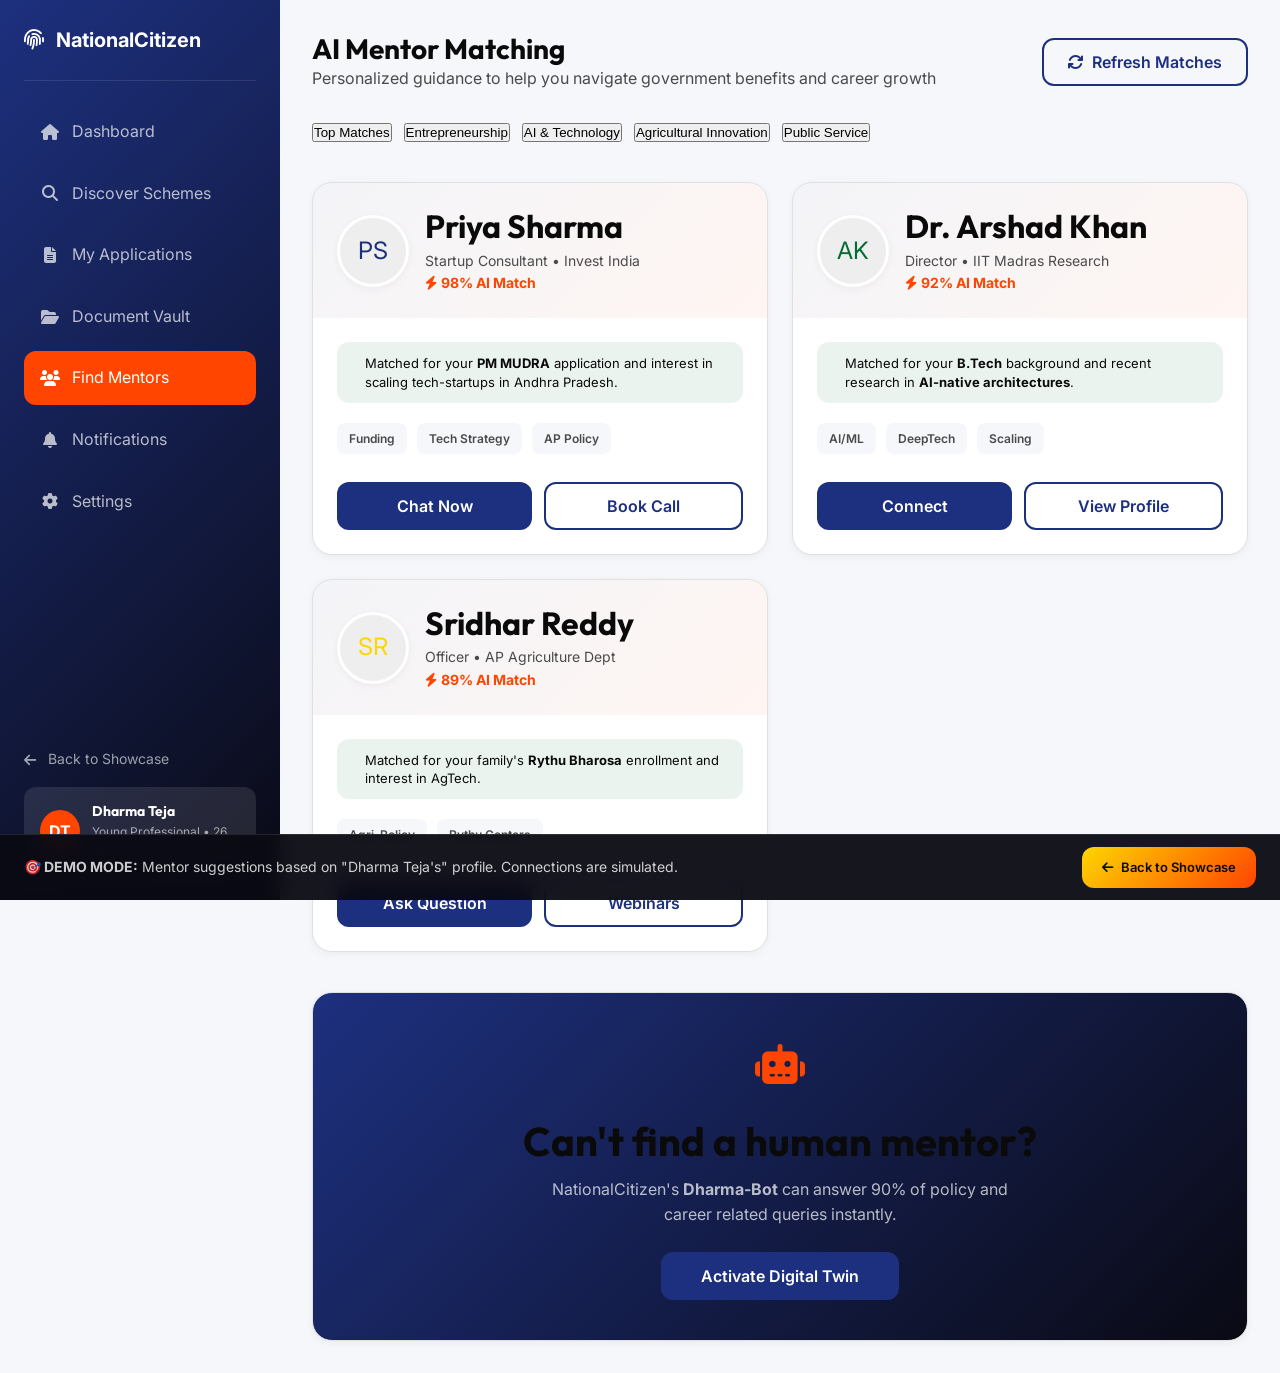
<file: mentors.html>
<!DOCTYPE html>
<html lang="en">

<head>
    <meta charset="UTF-8">
    <meta name="viewport" content="width=device-width, initial-scale=1.0">
    <title>Find Mentors | NationalCitizen</title>

    <!-- Fonts -->
    <link rel="preconnect" href="https://fonts.googleapis.com">
    <link rel="preconnect" href="https://fonts.gstatic.com" crossorigin>
    <link
        href="https://fonts.googleapis.com/css2?family=Inter:wght@400;500;600;700;800&family=Outfit:wght@400;500;600;700;800&display=swap"
        rel="stylesheet">

    <!-- Icons -->
    <link rel="stylesheet" href="https://cdnjs.cloudflare.com/ajax/libs/font-awesome/6.5.1/css/all.min.css">

    <!-- Styles -->
    <link rel="stylesheet" href="css/styles.css">
    <link rel="stylesheet" href="css/dashboard.css">
    <style>
        .mentor-grid {
            display: grid;
            grid-template-columns: repeat(auto-fill, minmax(320px, 1fr));
            gap: 24px;
        }

        .mentor-card {
            background: white;
            border-radius: 20px;
            overflow: hidden;
            box-shadow: var(--shadow-sm);
            border: 1px solid var(--gray);
            transition: all 0.3s ease;
        }

        .mentor-card:hover {
            transform: translateY(-6px);
            box-shadow: var(--shadow-md);
            border-color: var(--ap-orange);
        }

        .mentor-header {
            padding: 24px;
            background: linear-gradient(135deg, rgba(29, 48, 127, 0.05) 0%, rgba(255, 69, 0, 0.05) 100%);
            display: flex;
            align-items: center;
            gap: 16px;
        }

        .mentor-avatar {
            width: 72px;
            height: 72px;
            border-radius: 50%;
            object-fit: cover;
            border: 3px solid white;
            box-shadow: var(--shadow-sm);
        }

        .mentor-body {
            padding: 24px;
        }

        .match-reason {
            background: rgba(3, 109, 51, 0.08);
            border-radius: 12px;
            padding: 12px 16px;
            margin-bottom: 20px;
            display: flex;
            gap: 12px;
            align-items: flex-start;
        }

        .match-reason i {
            color: var(--ap-green);
            margin-top: 2px;
        }

        .match-reason p {
            margin: 0;
            font-size: 13px;
            color: var(--near-black);
            line-height: 1.4;
        }

        .expertise-tag {
            display: inline-block;
            padding: 6px 12px;
            background: var(--light-gray);
            border-radius: 8px;
            font-size: 12px;
            font-weight: 600;
            margin-right: 6px;
            margin-bottom: 8px;
            color: var(--dark-gray);
        }

        .match-score {
            font-size: 14px;
            font-weight: 700;
            color: var(--ap-orange);
            display: flex;
            align-items: center;
            gap: 4px;
        }
    </style>
</head>

<body>
    <div class="dashboard">
        <!-- Sidebar -->
        <aside class="sidebar">
            <div class="sidebar-brand">
                <i class="fas fa-fingerprint"></i>
                <span>NationalCitizen</span>
            </div>

            <ul class="nav-menu">
                <li class="nav-item">
                    <a href="dashboard.html">
                        <i class="fas fa-home"></i>
                        <span>Dashboard</span>
                    </a>
                </li>
                <li class="nav-item">
                    <a href="schemes.html">
                        <i class="fas fa-search"></i>
                        <span>Discover Schemes</span>
                    </a>
                </li>
                <li class="nav-item">
                    <a href="applications.html">
                        <i class="fas fa-file-alt"></i>
                        <span>My Applications</span>
                    </a>
                </li>
                <li class="nav-item">
                    <a href="vault.html">
                        <i class="fas fa-folder-open"></i>
                        <span>Document Vault</span>
                    </a>
                </li>
                <li class="nav-item">
                    <a href="mentors.html" class="active">
                        <i class="fas fa-users"></i>
                        <span>Find Mentors</span>
                    </a>
                </li>
                <li class="nav-item">
                    <a href="notifications.html">
                        <i class="fas fa-bell"></i>
                        <span>Notifications</span>
                    </a>
                </li>
                <li class="nav-item">
                    <a href="settings.html">
                        <i class="fas fa-cog"></i>
                        <span>Settings</span>
                    </a>
                </li>
            </ul>

            <div class="sidebar-footer">
                <a href="index.html"
                    style="display: flex; align-items: center; gap: 12px; margin-bottom: 16px; color: rgba(255,255,255,0.6); font-size: 14px; text-decoration: none;">
                    <i class="fas fa-arrow-left"></i> <span>Back to Showcase</span>
                </a>
                <div class="user-card">
                    <div class="user-avatar">DT</div>
                    <div class="user-info">
                        <h5>Dharma Teja</h5>
                        <p>Young Professional • 26 yrs</p>
                    </div>
                </div>
            </div>
        </aside>

        <!-- Main Content -->
        <main class="main-content">
            <!-- Top Bar -->
            <div class="topbar">
                <div>
                    <h1>AI Mentor Matching</h1>
                    <p class="text-muted" style="margin: 0;">Personalized guidance to help you navigate government
                        benefits and career growth</p>
                </div>
                <div class="topbar-actions">
                    <button class="btn btn-secondary"
                        onclick="alert('Updating Profile: Let AI scan your latest activity to find better matches.')">
                        <i class="fas fa-sync"></i> Refresh Matches
                    </button>
                </div>
            </div>

            <!-- Filters -->
            <div style="display: flex; gap: 12px; margin-bottom: 32px; overflow-x: auto; padding-bottom: 8px;">
                <button class="filter-tag active">Top Matches</button>
                <button class="filter-tag">Entrepreneurship</button>
                <button class="filter-tag">AI & Technology</button>
                <button class="filter-tag">Agricultural Innovation</button>
                <button class="filter-tag">Public Service</button>
            </div>

            <!-- Mentor Grid -->
            <div class="mentor-grid">
                <!-- Mentor 1: Priya Sharma -->
                <div class="mentor-card">
                    <div class="mentor-header">
                        <div
                            style="width: 72px; height: 72px; background: #eee; border-radius: 50%; display: flex; align-items: center; justify-content: center; font-size: 24px; color: var(--ap-navy); border: 3px solid white; box-shadow: var(--shadow-sm);">
                            PS</div>
                        <div>
                            <h3 style="margin: 0 0 4px;">Priya Sharma</h3>
                            <p class="text-muted" style="margin: 0; font-size: 14px;">Startup Consultant • Invest India
                            </p>
                            <div class="match-score"><i class="fas fa-bolt"></i> 98% AI Match</div>
                        </div>
                    </div>
                    <div class="mentor-body">
                        <div class="match-reason">
                            <i class="fas fa-sparkles"></i>
                            <p>Matched for your <strong>PM MUDRA</strong> application and interest in scaling
                                tech-startups in Andhra Pradesh.</p>
                        </div>
                        <div style="margin-bottom: 20px;">
                            <span class="expertise-tag">Funding</span>
                            <span class="expertise-tag">Tech Strategy</span>
                            <span class="expertise-tag">AP Policy</span>
                        </div>
                        <div style="display: flex; gap: 12px;">
                            <button class="btn btn-primary" style="flex: 1;"
                                onclick="alert('Chatting with Priya: [Mock chat opened] Priya is typing...')">Chat
                                Now</button>
                            <button class="btn btn-secondary" style="flex: 1;"
                                onclick="alert('Booking Session: 15-min slot reserved for tomorrow 4:00 PM.')">Book
                                Call</button>
                        </div>
                    </div>
                </div>

                <!-- Mentor 2: Dr. Arshad Khan -->
                <div class="mentor-card">
                    <div class="mentor-header">
                        <div
                            style="width: 72px; height: 72px; background: #eee; border-radius: 50%; display: flex; align-items: center; justify-content: center; font-size: 24px; color: var(--ap-green); border: 3px solid white; box-shadow: var(--shadow-sm);">
                            AK</div>
                        <div>
                            <h3 style="margin: 0 0 4px;">Dr. Arshad Khan</h3>
                            <p class="text-muted" style="margin: 0; font-size: 14px;">Director • IIT Madras Research</p>
                            <div class="match-score"><i class="fas fa-bolt"></i> 92% AI Match</div>
                        </div>
                    </div>
                    <div class="mentor-body">
                        <div class="match-reason">
                            <i class="fas fa-sparkles"></i>
                            <p>Matched for your <strong>B.Tech</strong> background and recent research in
                                <strong>AI-native architectures</strong>.
                            </p>
                        </div>
                        <div style="margin-bottom: 20px;">
                            <span class="expertise-tag">AI/ML</span>
                            <span class="expertise-tag">DeepTech</span>
                            <span class="expertise-tag">Scaling</span>
                        </div>
                        <div style="display: flex; gap: 12px;">
                            <button class="btn btn-primary" style="flex: 1;"
                                onclick="alert('Sending Request: Dr. Khan usually responds in 24 hours.')">Connect</button>
                            <button class="btn btn-secondary" style="flex: 1;"
                                onclick="alert('Viewing Profile: [Locked] Connect to view full research publication.')">View
                                Profile</button>
                        </div>
                    </div>
                </div>

                <!-- Mentor 3: Sridhar Reddy -->
                <div class="mentor-card">
                    <div class="mentor-header">
                        <div
                            style="width: 72px; height: 72px; background: #eee; border-radius: 50%; display: flex; align-items: center; justify-content: center; font-size: 24px; color: #fdd600; border: 3px solid white; box-shadow: var(--shadow-sm);">
                            SR</div>
                        <div>
                            <h3 style="margin: 0 0 4px;">Sridhar Reddy</h3>
                            <p class="text-muted" style="margin: 0; font-size: 14px;">Officer • AP Agriculture Dept</p>
                            <div class="match-score"><i class="fas fa-bolt"></i> 89% AI Match</div>
                        </div>
                    </div>
                    <div class="mentor-body">
                        <div class="match-reason">
                            <i class="fas fa-sparkles"></i>
                            <p>Matched for your family's <strong>Rythu Bharosa</strong> enrollment and interest in
                                AgTech.</p>
                        </div>
                        <div style="margin-bottom: 20px;">
                            <span class="expertise-tag">Agri-Policy</span>
                            <span class="expertise-tag">Rythu Centers</span>
                        </div>
                        <div style="display: flex; gap: 12px;">
                            <button class="btn btn-primary" style="flex: 1;"
                                onclick="alert('Querying Sridhar: Request sent regarding current seed subsidies.')">Ask
                                Question</button>
                            <button class="btn btn-secondary" style="flex: 1;"
                                onclick="alert('Join Group: Sridhar hosts a weekly webinar for young farmers.')">Webinars</button>
                        </div>
                    </div>
                </div>
            </div>

            <!-- AI Bot Assistant -->
            <div class="dashboard-card"
                style="margin-top: 40px; padding: 40px; text-align: center; background: linear-gradient(135deg, var(--ap-navy) 0%, #0a0a14 100%); color: white;">
                <div style="font-size: 40px; margin-bottom: 20px;"><i class="fas fa-robot text-orange"></i></div>
                <h2 style="margin: 0 0 12px;">Can't find a human mentor?</h2>
                <p style="color: rgba(255,255,255,0.7); max-width: 500px; margin: 0 auto 24px;">NationalCitizen's
                    <strong>Dharma-Bot</strong> can answer 90% of policy and career related queries instantly.
                </p>
                <button class="btn btn-primary" style="padding: 14px 40px; font-size: 16px;"
                    onclick="alert('Dharma-Bot: Hello Dharma! Im your personal policy twin. What can I help you navigate today?')">Activate
                    Digital Twin</button>
            </div>
        </main>
    </div>

    <!-- Demo Banner -->
    <div class="demo-banner">
        <p><strong>🎯 DEMO MODE:</strong> Mentor suggestions based on "Dharma Teja's" profile. Connections are
            simulated.</p>
        <a href="index.html" class="btn btn-accent" style="padding: 10px 20px; font-size: 13px;">
            <i class="fas fa-arrow-left"></i> Back to Showcase
        </a>
    </div>
</body>

</html>
</file>
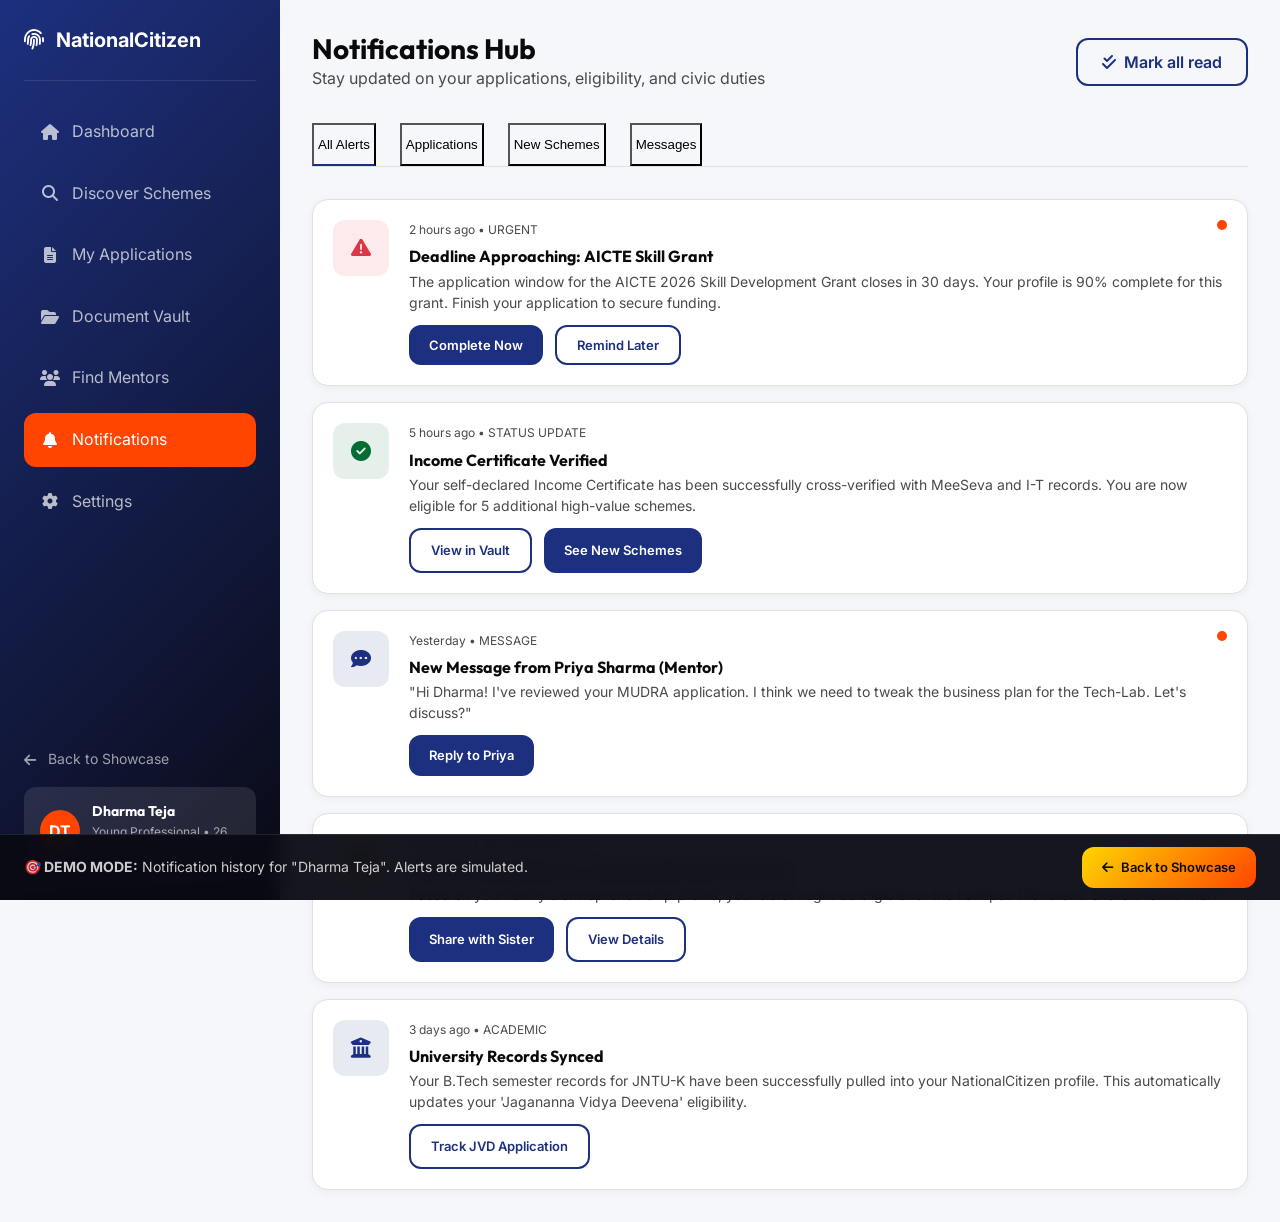
<file: notifications.html>
<!DOCTYPE html>
<html lang="en">

<head>
    <meta charset="UTF-8">
    <meta name="viewport" content="width=device-width, initial-scale=1.0">
    <title>Notifications Hub | NationalCitizen</title>

    <!-- Fonts -->
    <link rel="preconnect" href="https://fonts.googleapis.com">
    <link rel="preconnect" href="https://fonts.gstatic.com" crossorigin>
    <link
        href="https://fonts.googleapis.com/css2?family=Inter:wght@400;500;600;700;800&family=Outfit:wght@400;500;600;700;800&display=swap"
        rel="stylesheet">

    <!-- Icons -->
    <link rel="stylesheet" href="https://cdnjs.cloudflare.com/ajax/libs/font-awesome/6.5.1/css/all.min.css">

    <!-- Styles -->
    <link rel="stylesheet" href="css/styles.css">
    <link rel="stylesheet" href="css/dashboard.css">
    <style>
        .notifications-list {
            display: grid;
            gap: 16px;
        }

        .notification-full-item {
            background: white;
            border-radius: 16px;
            padding: 20px;
            display: flex;
            gap: 20px;
            box-shadow: var(--shadow-sm);
            border: 1px solid var(--gray);
            transition: all 0.2s ease;
            position: relative;
        }

        .notification-full-item:hover {
            border-color: var(--ap-navy);
            transform: scale(1.01);
        }

        .notification-full-item.unread::before {
            content: '';
            position: absolute;
            top: 20px;
            right: 20px;
            width: 10px;
            height: 10px;
            background: var(--ap-orange);
            border-radius: 50%;
        }

        .notification-img {
            width: 56px;
            height: 56px;
            border-radius: 12px;
            background: var(--light-gray);
            display: flex;
            align-items: center;
            justify-content: center;
            font-size: 20px;
            flex-shrink: 0;
        }

        .type-critical {
            background: rgba(220, 53, 69, 0.1);
            color: #dc3545;
        }

        .type-success {
            background: rgba(3, 109, 51, 0.1);
            color: var(--ap-green);
        }

        .type-info {
            background: rgba(29, 48, 127, 0.1);
            color: var(--ap-navy);
        }

        .type-warning {
            background: rgba(253, 214, 0, 0.2);
            color: var(--near-black);
        }

        .notification-main {
            flex: 1;
        }

        .notification-main h4 {
            margin: 0 0 4px;
            font-size: 16px;
        }

        .notification-main p {
            margin: 0 0 12px;
            font-size: 14px;
            color: var(--dark-gray);
            line-height: 1.5;
        }

        .notification-actions {
            display: flex;
            gap: 12px;
        }

        .notif-time {
            font-size: 12px;
            color: var(--dark-gray);
            margin-bottom: 8px;
            display: block;
        }
    </style>
</head>

<body>
    <div class="dashboard">
        <!-- Sidebar -->
        <aside class="sidebar">
            <div class="sidebar-brand">
                <i class="fas fa-fingerprint"></i>
                <span>NationalCitizen</span>
            </div>

            <ul class="nav-menu">
                <li class="nav-item">
                    <a href="dashboard.html">
                        <i class="fas fa-home"></i>
                        <span>Dashboard</span>
                    </a>
                </li>
                <li class="nav-item">
                    <a href="schemes.html">
                        <i class="fas fa-search"></i>
                        <span>Discover Schemes</span>
                    </a>
                </li>
                <li class="nav-item">
                    <a href="applications.html">
                        <i class="fas fa-file-alt"></i>
                        <span>My Applications</span>
                    </a>
                </li>
                <li class="nav-item">
                    <a href="vault.html">
                        <i class="fas fa-folder-open"></i>
                        <span>Document Vault</span>
                    </a>
                </li>
                <li class="nav-item">
                    <a href="mentors.html">
                        <i class="fas fa-users"></i>
                        <span>Find Mentors</span>
                    </a>
                </li>
                <li class="nav-item">
                    <a href="notifications.html" class="active">
                        <i class="fas fa-bell"></i>
                        <span>Notifications</span>
                    </a>
                </li>
                <li class="nav-item">
                    <a href="settings.html">
                        <i class="fas fa-cog"></i>
                        <span>Settings</span>
                    </a>
                </li>
            </ul>

            <div class="sidebar-footer">
                <a href="index.html"
                    style="display: flex; align-items: center; gap: 12px; margin-bottom: 16px; color: rgba(255,255,255,0.6); font-size: 14px; text-decoration: none;">
                    <i class="fas fa-arrow-left"></i> <span>Back to Showcase</span>
                </a>
                <div class="user-card">
                    <div class="user-avatar">DT</div>
                    <div class="user-info">
                        <h5>Dharma Teja</h5>
                        <p>Young Professional • 26 yrs</p>
                    </div>
                </div>
            </div>
        </aside>

        <!-- Main Content -->
        <main class="main-content">
            <!-- Top Bar -->
            <div class="topbar">
                <div>
                    <h1>Notifications Hub</h1>
                    <p class="text-muted" style="margin: 0;">Stay updated on your applications, eligibility, and civic
                        duties</p>
                </div>
                <div class="topbar-actions">
                    <button class="btn btn-secondary"
                        onclick="alert('Mark All Read: 5 unread notifications have been addressed.')">
                        <i class="fas fa-check-double"></i> Mark all read
                    </button>
                </div>
            </div>

            <!-- Tabs -->
            <div style="display: flex; gap: 24px; margin-bottom: 32px; border-bottom: 1px solid var(--gray);">
                <button class="filter-tag active"
                    style="background: none; border-bottom: 2px solid var(--ap-navy); border-radius: 0; padding: 12px 4px;">All
                    Alerts</button>
                <button class="filter-tag"
                    style="background: none; border-radius: 0; padding: 12px 4px;">Applications</button>
                <button class="filter-tag" style="background: none; border-radius: 0; padding: 12px 4px;">New
                    Schemes</button>
                <button class="filter-tag"
                    style="background: none; border-radius: 0; padding: 12px 4px;">Messages</button>
            </div>

            <!-- Notifications List -->
            <div class="notifications-list">
                <!-- Urgent Deadline -->
                <div class="notification-full-item unread">
                    <div class="notification-img type-critical">
                        <i class="fas fa-exclamation-triangle"></i>
                    </div>
                    <div class="notification-main">
                        <span class="notif-time">2 hours ago • URGENT</span>
                        <h4>Deadline Approaching: AICTE Skill Grant</h4>
                        <p>The application window for the AICTE 2026 Skill Development Grant closes in 30 days. Your
                            profile is 90% complete for this grant. Finish your application to secure funding.</p>
                        <div class="notification-actions">
                            <a href="applications.html" class="btn btn-primary"
                                style="font-size: 13px; padding: 10px 20px;">Complete Now</a>
                            <button class="btn btn-secondary" style="font-size: 13px; padding: 10px 20px;"
                                onclick="alert('Snoozed: We will remind you again in 3 days.')">Remind Later</button>
                        </div>
                    </div>
                </div>

                <!-- Verified Doc -->
                <div class="notification-full-item">
                    <div class="notification-img type-success">
                        <i class="fas fa-check-circle"></i>
                    </div>
                    <div class="notification-main">
                        <span class="notif-time">5 hours ago • STATUS UPDATE</span>
                        <h4>Income Certificate Verified</h4>
                        <p>Your self-declared Income Certificate has been successfully cross-verified with MeeSeva and
                            I-T records. You are now eligible for 5 additional high-value schemes.</p>
                        <div class="notification-actions">
                            <a href="vault.html" class="btn btn-secondary"
                                style="font-size: 13px; padding: 10px 20px;">View in Vault</a>
                            <a href="schemes.html" class="btn btn-primary"
                                style="font-size: 13px; padding: 10px 20px;">See New Schemes</a>
                        </div>
                    </div>
                </div>

                <!-- Message -->
                <div class="notification-full-item unread">
                    <div class="notification-img type-info">
                        <i class="fas fa-comment-dots"></i>
                    </div>
                    <div class="notification-main">
                        <span class="notif-time">Yesterday • MESSAGE</span>
                        <h4>New Message from Priya Sharma (Mentor)</h4>
                        <p>"Hi Dharma! I've reviewed your MUDRA application. I think we need to tweak the business plan
                            for the Tech-Lab. Let's discuss?"</p>
                        <div class="notification-actions">
                            <a href="mentors.html" class="btn btn-primary"
                                style="font-size: 13px; padding: 10px 20px;">Reply to Priya</a>
                        </div>
                    </div>
                </div>

                <!-- Scheme Rec -->
                <div class="notification-full-item">
                    <div class="notification-img type-warning">
                        <i class="fas fa-bolt"></i>
                    </div>
                    <div class="notification-main">
                        <span class="notif-time">2 days ago • RECOMMENDATION</span>
                        <h4>New Matching Scheme: Lakhpati Didi Startup Grant</h4>
                        <p>Based on your family's entrepreneurship profile, your sister might be eligible for the
                            Lakhpati Didi Grant. Share this with her?</p>
                        <div class="notification-actions">
                            <button class="btn btn-primary" style="font-size: 13px; padding: 10px 20px;"
                                onclick="alert('Shared: Link sent to family contact.')">Share with Sister</button>
                            <a href="schemes.html" class="btn btn-secondary"
                                style="font-size: 13px; padding: 10px 20px;">View Details</a>
                        </div>
                    </div>
                </div>

                <!-- Education Update -->
                <div class="notification-full-item">
                    <div class="notification-img type-info">
                        <i class="fas fa-university"></i>
                    </div>
                    <div class="notification-main">
                        <span class="notif-time">3 days ago • ACADEMIC</span>
                        <h4>University Records Synced</h4>
                        <p>Your B.Tech semester records for JNTU-K have been successfully pulled into your
                            NationalCitizen profile. This automatically updates your 'Jagananna Vidya Deevena'
                            eligibility.</p>
                        <div class="notification-actions">
                            <a href="applications.html" class="btn btn-secondary"
                                style="font-size: 13px; padding: 10px 20px;">Track JVD Application</a>
                        </div>
                    </div>
                </div>
            </div>
        </main>
    </div>

    <!-- Demo Banner -->
    <div class="demo-banner">
        <p><strong>🎯 DEMO MODE:</strong> Notification history for "Dharma Teja". Alerts are simulated.</p>
        <a href="index.html" class="btn btn-accent" style="padding: 10px 20px; font-size: 13px;">
            <i class="fas fa-arrow-left"></i> Back to Showcase
        </a>
    </div>
</body>

</html>
</file>
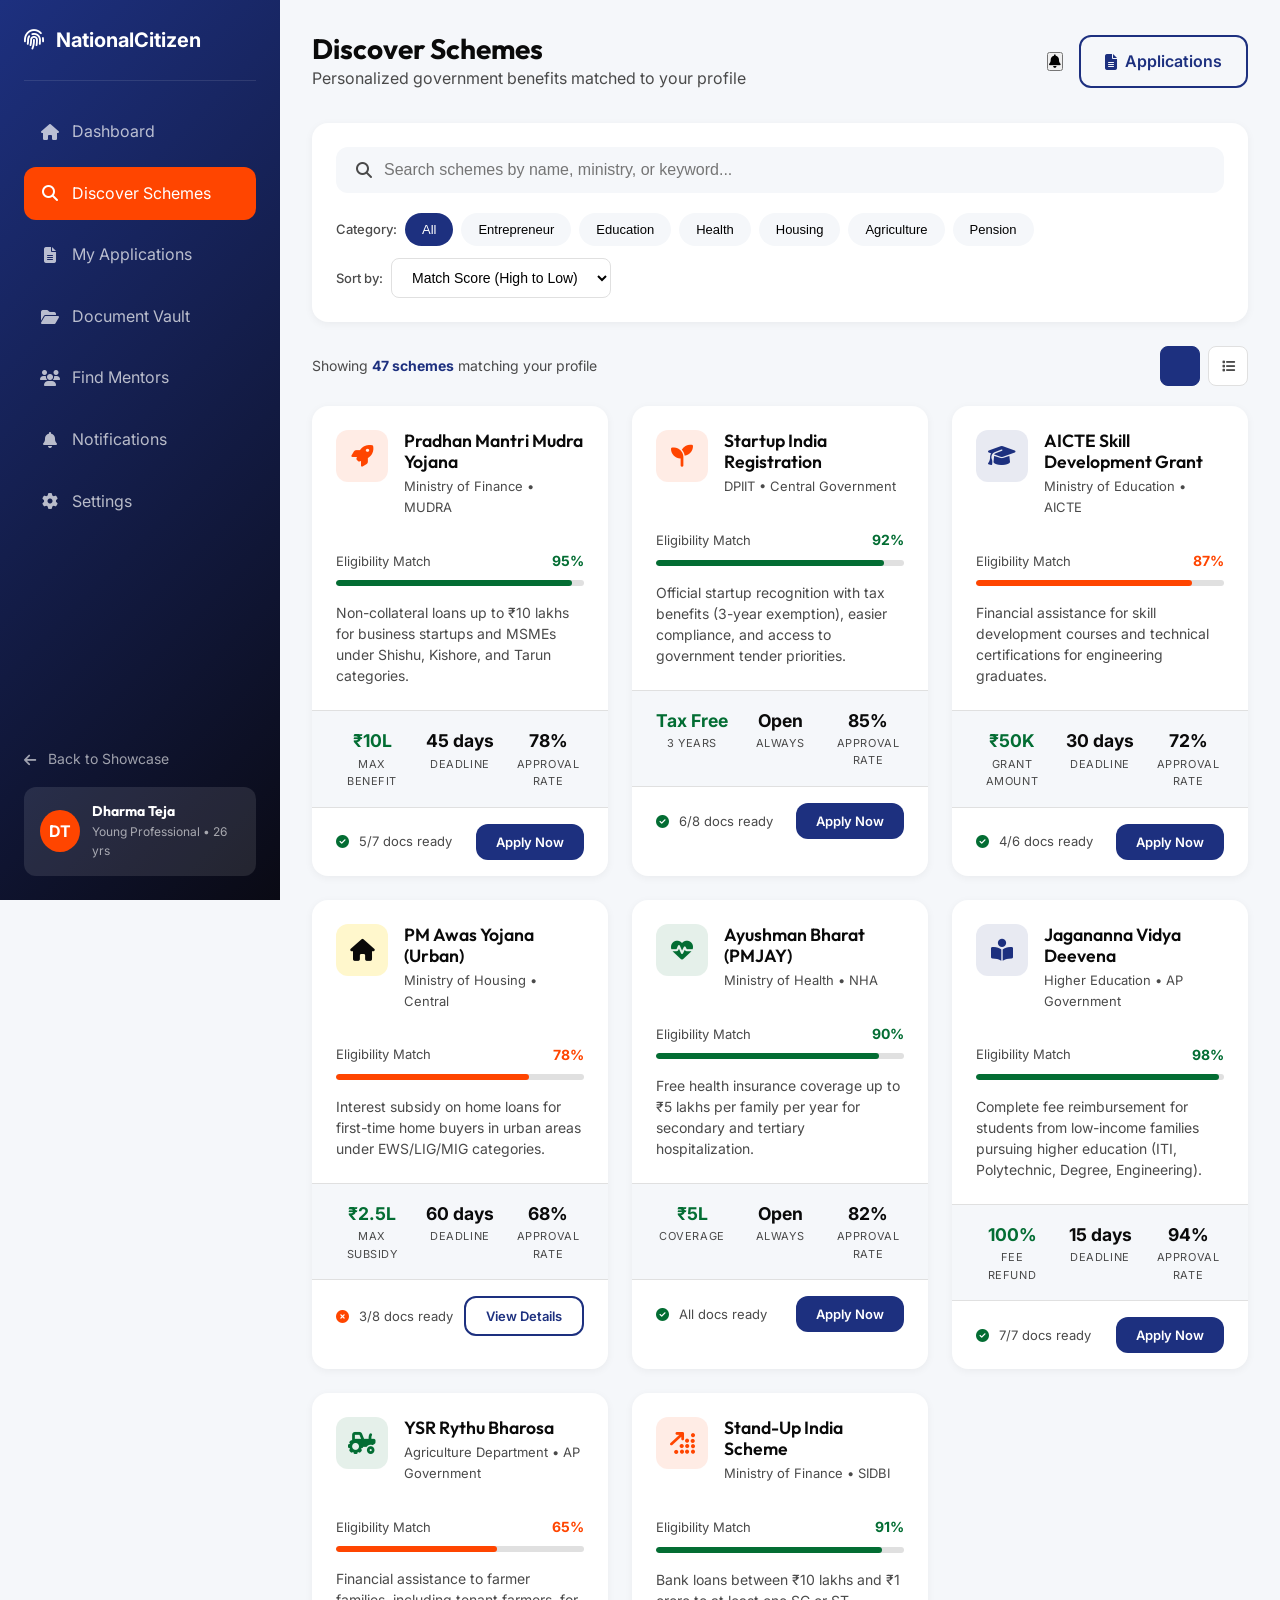
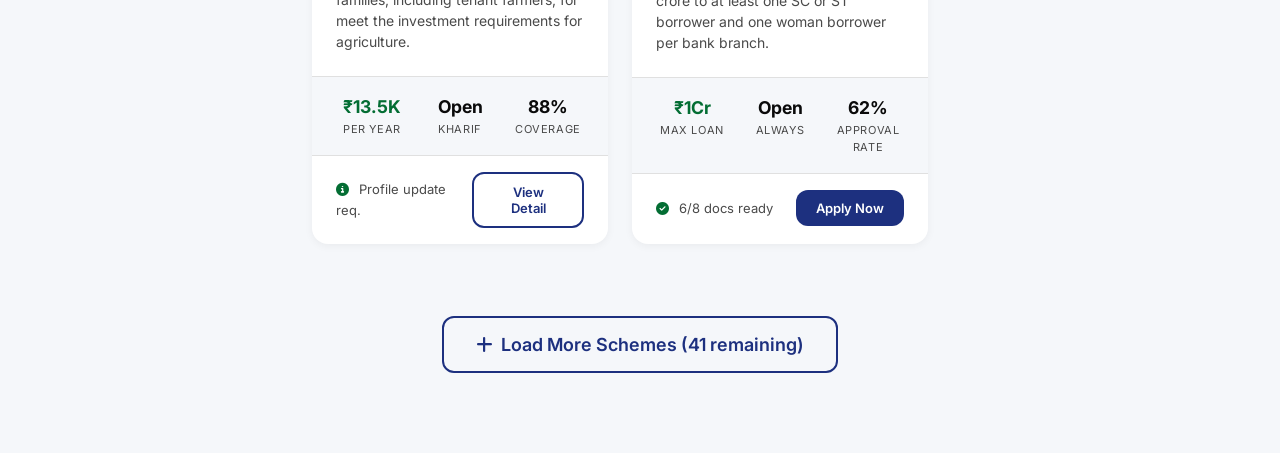
<file: schemes.html>
<!DOCTYPE html>
<html lang="en">

<head>
    <meta charset="UTF-8">
    <meta name="viewport" content="width=device-width, initial-scale=1.0">
    <title>Discover Schemes | NationalCitizen</title>

    <!-- Fonts -->
    <link rel="preconnect" href="https://fonts.googleapis.com">
    <link rel="preconnect" href="https://fonts.gstatic.com" crossorigin>
    <link
        href="https://fonts.googleapis.com/css2?family=Inter:wght@400;500;600;700&family=Outfit:wght@500;600;700;800&display=swap"
        rel="stylesheet">

    <!-- Icons -->
    <link rel="stylesheet" href="https://cdnjs.cloudflare.com/ajax/libs/font-awesome/6.5.1/css/all.min.css">

    <!-- Styles -->
    <link rel="stylesheet" href="css/styles.css">
    <link rel="stylesheet" href="css/dashboard.css">
    <style>
        /* Filters Section */
        .filters-bar {
            background: white;
            border-radius: 16px;
            padding: 24px;
            margin-bottom: 24px;
            box-shadow: var(--shadow-sm);
        }

        .search-box {
            display: flex;
            align-items: center;
            gap: 12px;
            padding: 14px 20px;
            background: var(--light-gray);
            border-radius: 12px;
            margin-bottom: 20px;
        }

        .search-box input {
            flex: 1;
            border: none;
            background: none;
            font-size: 16px;
            outline: none;
        }

        .search-box i {
            color: var(--dark-gray);
        }

        .filter-row {
            display: flex;
            gap: 12px;
            flex-wrap: wrap;
            align-items: center;
        }

        .filter-group {
            display: flex;
            align-items: center;
            gap: 8px;
        }

        .filter-group label {
            font-size: 13px;
            font-weight: 500;
            color: var(--dark-gray);
        }

        .filter-select {
            padding: 10px 16px;
            border: 1px solid var(--gray);
            border-radius: 8px;
            background: white;
            font-size: 14px;
            cursor: pointer;
        }

        .filter-tag {
            padding: 8px 16px;
            background: var(--light-gray);
            border: 1px solid transparent;
            border-radius: 20px;
            font-size: 13px;
            font-weight: 500;
            cursor: pointer;
            transition: all 0.2s ease;
        }

        .filter-tag:hover,
        .filter-tag.active {
            background: var(--ap-navy);
            color: white;
        }

        /* Results Header */
        .results-header {
            display: flex;
            align-items: center;
            justify-content: space-between;
            margin-bottom: 20px;
        }

        .results-count {
            font-size: 14px;
            color: var(--dark-gray);
        }

        .results-count strong {
            color: var(--ap-navy);
        }

        .view-toggle {
            display: flex;
            gap: 8px;
        }

        .view-btn {
            width: 40px;
            height: 40px;
            border: 1px solid var(--gray);
            background: white;
            border-radius: 8px;
            cursor: pointer;
            display: flex;
            align-items: center;
            justify-content: center;
            color: var(--dark-gray);
        }

        .view-btn.active {
            background: var(--ap-navy);
            color: white;
            border-color: var(--ap-navy);
        }

        /* Scheme Cards Grid */
        .schemes-grid {
            display: grid;
            grid-template-columns: repeat(3, 1fr);
            gap: 24px;
        }

        @media (max-width: 1200px) {
            .schemes-grid {
                grid-template-columns: repeat(2, 1fr);
            }
        }

        @media (max-width: 768px) {
            .schemes-grid {
                grid-template-columns: 1fr;
            }
        }

        .scheme-card {
            background: white;
            border-radius: 16px;
            overflow: hidden;
            box-shadow: var(--shadow-sm);
            transition: all 0.3s ease;
        }

        .scheme-card:hover {
            transform: translateY(-4px);
            box-shadow: var(--shadow-lg);
        }

        .scheme-card-top {
            padding: 24px;
            border-bottom: 1px solid var(--gray);
        }

        .scheme-card-header {
            display: flex;
            align-items: flex-start;
            gap: 16px;
            margin-bottom: 16px;
        }

        .scheme-card-icon {
            width: 52px;
            height: 52px;
            border-radius: 12px;
            display: flex;
            align-items: center;
            justify-content: center;
            font-size: 22px;
            flex-shrink: 0;
        }

        .scheme-card-title {
            font-size: 1.1rem;
            font-weight: 600;
            color: var(--near-black);
            margin-bottom: 4px;
        }

        .scheme-card-ministry {
            font-size: 13px;
            color: var(--dark-gray);
        }

        .scheme-match-bar {
            margin-bottom: 16px;
        }

        .scheme-match-header {
            display: flex;
            align-items: center;
            justify-content: space-between;
            margin-bottom: 8px;
        }

        .scheme-match-label {
            font-size: 13px;
            color: var(--dark-gray);
        }

        .scheme-match-value {
            font-size: 14px;
            font-weight: 700;
        }

        .scheme-match-value.high {
            color: var(--ap-green);
        }

        .scheme-match-value.medium {
            color: var(--ap-orange);
        }

        .scheme-match-value.low {
            color: var(--dark-gray);
        }

        .match-progress {
            height: 6px;
            background: var(--gray);
            border-radius: 6px;
            overflow: hidden;
        }

        .match-progress-fill {
            height: 100%;
            border-radius: 6px;
        }

        .match-progress-fill.high {
            background: var(--ap-green);
        }

        .match-progress-fill.medium {
            background: var(--ap-orange);
        }

        .match-progress-fill.low {
            background: var(--dark-gray);
        }

        .scheme-card-desc {
            font-size: 14px;
            color: var(--dark-gray);
            line-height: 1.5;
            margin: 0;
        }

        .scheme-card-meta {
            display: flex;
            gap: 16px;
            padding: 16px 24px;
            background: var(--light-gray);
        }

        .scheme-meta-item {
            flex: 1;
            text-align: center;
        }

        .scheme-meta-value {
            font-size: 1.1rem;
            font-weight: 700;
            color: var(--near-black);
        }

        .scheme-meta-value.benefit {
            color: var(--ap-green);
        }

        .scheme-meta-label {
            font-size: 11px;
            color: var(--dark-gray);
            text-transform: uppercase;
            letter-spacing: 0.05em;
        }

        .scheme-card-footer {
            display: flex;
            align-items: center;
            justify-content: space-between;
            padding: 16px 24px;
            border-top: 1px solid var(--gray);
        }

        .scheme-docs {
            font-size: 13px;
            color: var(--dark-gray);
        }

        .scheme-docs i {
            color: var(--ap-green);
            margin-right: 6px;
        }

        /* Category Colors */
        .cat-entrepreneur {
            background: rgba(255, 69, 0, 0.1);
            color: var(--ap-orange);
        }

        .cat-education {
            background: rgba(29, 48, 127, 0.1);
            color: var(--ap-navy);
        }

        .cat-health {
            background: rgba(3, 109, 51, 0.1);
            color: var(--ap-green);
        }

        .cat-housing {
            background: rgba(253, 214, 0, 0.2);
            color: var(--near-black);
        }

        .cat-agriculture {
            background: rgba(16, 185, 129, 0.1);
            color: #10b981;
        }

        .cat-pension {
            background: rgba(99, 102, 241, 0.1);
            color: #6366f1;
        }

        /* Modal */
        .modal-overlay {
            position: fixed;
            inset: 0;
            background: rgba(0, 0, 0, 0.5);
            backdrop-filter: blur(4px);
            z-index: 1000;
            display: none;
            align-items: center;
            justify-content: center;
            padding: 40px;
        }

        .modal-overlay.active {
            display: flex;
        }

        .modal {
            background: white;
            border-radius: 20px;
            max-width: 700px;
            width: 100%;
            max-height: 90vh;
            overflow-y: auto;
        }

        .modal-header {
            display: flex;
            align-items: center;
            justify-content: space-between;
            padding: 24px;
            border-bottom: 1px solid var(--gray);
        }

        .modal-header h3 {
            margin: 0;
        }

        .modal-close {
            width: 40px;
            height: 40px;
            border: none;
            background: var(--light-gray);
            border-radius: 50%;
            cursor: pointer;
            display: flex;
            align-items: center;
            justify-content: center;
        }

        .modal-body {
            padding: 24px;
        }

        .modal-footer {
            padding: 20px 24px;
            border-top: 1px solid var(--gray);
            display: flex;
            gap: 12px;
            justify-content: flex-end;
        }

        /* Info List */
        .info-list {
            list-style: none;
            padding: 0;
            margin: 0;
        }

        .info-list li {
            display: flex;
            align-items: flex-start;
            gap: 12px;
            padding: 12px 0;
            border-bottom: 1px solid var(--gray);
        }

        .info-list li:last-child {
            border-bottom: none;
        }

        .info-list i {
            width: 20px;
            color: var(--ap-green);
            margin-top: 2px;
        }

        /* Demo Banner */
        .demo-banner {
            position: fixed;
            bottom: 0;
            left: 0;
            right: 0;
            padding: 16px 32px;
            background: var(--near-black);
            color: white;
            display: flex;
            align-items: center;
            justify-content: space-between;
            z-index: 100;
        }

        .demo-banner p {
            color: rgba(255, 255, 255, 0.8);
            margin: 0;
            font-size: 14px;
        }

        .demo-banner strong {
            color: var(--ap-gold);
        }
    </style>
</head>

<body>
    <div class="dashboard">
        <!-- Sidebar -->
        <aside class="sidebar">
            <div class="sidebar-brand">
                <i class="fas fa-fingerprint"></i>
                <span>NationalCitizen</span>
            </div>

            <ul class="nav-menu">
                <li class="nav-item">
                    <a href="dashboard.html">
                        <i class="fas fa-home"></i>
                        <span>Dashboard</span>
                    </a>
                </li>
                <li class="nav-item">
                    <a href="schemes.html" class="active">
                        <i class="fas fa-search"></i>
                        <span>Discover Schemes</span>
                    </a>
                </li>
                <li class="nav-item">
                    <a href="applications.html">
                        <i class="fas fa-file-alt"></i>
                        <span>My Applications</span>
                    </a>
                </li>
                <li class="nav-item">
                    <a href="vault.html">
                        <i class="fas fa-folder-open"></i>
                        <span>Document Vault</span>
                    </a>
                </li>
                <li class="nav-item">
                    <a href="mentors.html">
                        <i class="fas fa-users"></i>
                        <span>Find Mentors</span>
                    </a>
                </li>
                <li class="nav-item">
                    <a href="notifications.html">
                        <i class="fas fa-bell"></i>
                        <span>Notifications</span>
                    </a>
                </li>
                <li class="nav-item">
                    <a href="settings.html">
                        <i class="fas fa-cog"></i>
                        <span>Settings</span>
                    </a>
                </li>
            </ul>

            <div class="sidebar-footer">
                <a href="index.html"
                    style="display: flex; align-items: center; gap: 12px; margin-bottom: 16px; color: rgba(255,255,255,0.6); font-size: 14px; text-decoration: none;">
                    <i class="fas fa-arrow-left"></i> <span>Back to Showcase</span>
                </a>
                <div class="user-card">
                    <div class="user-avatar">DT</div>
                    <div class="user-info">
                        <h5>Dharma Teja</h5>
                        <p>Young Professional • 26 yrs</p>
                    </div>
                </div>
            </div>
        </aside>

        <!-- Main Content -->
        <main class="main-content">
            <!-- Top Bar -->
            <div class="topbar">
                <div>
                    <h1>Discover Schemes</h1>
                    <p class="text-muted" style="margin: 0;">Personalized government benefits matched to your profile
                    </p>
                </div>
                <div class="topbar-actions">
                    <button class="notification-btn" onclick="window.location.href='notifications.html'">
                        <i class="fas fa-bell"></i>
                    </button>
                    <a href="applications.html" class="btn btn-secondary">
                        <i class="fas fa-file-alt"></i>
                        Applications
                    </a>
                </div>
            </div>

            <!-- Filters -->
            <div class="filters-bar">
                <div class="search-box">
                    <i class="fas fa-search"></i>
                    <input type="text" placeholder="Search schemes by name, ministry, or keyword..." id="searchInput">
                </div>
                <div class="filter-row">
                    <div class="filter-group">
                        <label>Category:</label>
                        <button class="filter-tag active">All</button>
                        <button class="filter-tag">Entrepreneur</button>
                        <button class="filter-tag">Education</button>
                        <button class="filter-tag">Health</button>
                        <button class="filter-tag">Housing</button>
                        <button class="filter-tag">Agriculture</button>
                        <button class="filter-tag">Pension</button>
                    </div>
                    <div style="flex: 1;"></div>
                    <div class="filter-group">
                        <label>Sort by:</label>
                        <select class="filter-select">
                            <option>Match Score (High to Low)</option>
                            <option>Benefit Amount</option>
                            <option>Deadline</option>
                            <option>Recently Added</option>
                        </select>
                    </div>
                </div>
            </div>

            <!-- Results Header -->
            <div class="results-header">
                <div class="results-count">
                    Showing <strong>47 schemes</strong> matching your profile
                </div>
                <div class="view-toggle">
                    <button class="view-btn active"><i class="fas fa-grid-2"></i></button>
                    <button class="view-btn"><i class="fas fa-list"></i></button>
                </div>
            </div>

            <!-- Schemes Grid -->
            <div class="schemes-grid">
                <!-- Scheme 1 -->
                <div class="scheme-card" data-category="Entrepreneur">
                    <div class="scheme-card-top">
                        <div class="scheme-card-header">
                            <div class="scheme-card-icon cat-entrepreneur">
                                <i class="fas fa-rocket"></i>
                            </div>
                            <div>
                                <h4 class="scheme-card-title">Pradhan Mantri Mudra Yojana</h4>
                                <p class="scheme-card-ministry">Ministry of Finance • MUDRA</p>
                            </div>
                        </div>
                        <div class="scheme-match-bar">
                            <div class="scheme-match-header">
                                <span class="scheme-match-label">Eligibility Match</span>
                                <span class="scheme-match-value high">95%</span>
                            </div>
                            <div class="match-progress">
                                <div class="match-progress-fill high" style="width: 95%;"></div>
                            </div>
                        </div>
                        <p class="scheme-card-desc">Non-collateral loans up to ₹10 lakhs for business startups and MSMEs
                            under Shishu, Kishore, and Tarun categories.</p>
                    </div>
                    <div class="scheme-card-meta">
                        <div class="scheme-meta-item">
                            <div class="scheme-meta-value benefit">₹10L</div>
                            <div class="scheme-meta-label">Max Benefit</div>
                        </div>
                        <div class="scheme-meta-item">
                            <div class="scheme-meta-value">45 days</div>
                            <div class="scheme-meta-label">Deadline</div>
                        </div>
                        <div class="scheme-meta-item">
                            <div class="scheme-meta-value">78%</div>
                            <div class="scheme-meta-label">Approval Rate</div>
                        </div>
                    </div>
                    <div class="scheme-card-footer">
                        <span class="scheme-docs"><i class="fas fa-check-circle"></i> 5/7 docs ready</span>
                        <button class="btn btn-primary" style="padding: 10px 20px; font-size: 13px;"
                            onclick="openModal()">Apply Now</button>
                    </div>
                </div>

                <!-- Scheme 2 -->
                <div class="scheme-card" data-category="Entrepreneur">
                    <div class="scheme-card-top">
                        <div class="scheme-card-header">
                            <div class="scheme-card-icon cat-entrepreneur">
                                <i class="fas fa-seedling"></i>
                            </div>
                            <div>
                                <h4 class="scheme-card-title">Startup India Registration</h4>
                                <p class="scheme-card-ministry">DPIIT • Central Government</p>
                            </div>
                        </div>
                        <div class="scheme-match-bar">
                            <div class="scheme-match-header">
                                <span class="scheme-match-label">Eligibility Match</span>
                                <span class="scheme-match-value high">92%</span>
                            </div>
                            <div class="match-progress">
                                <div class="match-progress-fill high" style="width: 92%;"></div>
                            </div>
                        </div>
                        <p class="scheme-card-desc">Official startup recognition with tax benefits (3-year exemption),
                            easier compliance, and access to government tender priorities.</p>
                    </div>
                    <div class="scheme-card-meta">
                        <div class="scheme-meta-item">
                            <div class="scheme-meta-value benefit">Tax Free</div>
                            <div class="scheme-meta-label">3 Years</div>
                        </div>
                        <div class="scheme-meta-item">
                            <div class="scheme-meta-value">Open</div>
                            <div class="scheme-meta-label">Always</div>
                        </div>
                        <div class="scheme-meta-item">
                            <div class="scheme-meta-value">85%</div>
                            <div class="scheme-meta-label">Approval Rate</div>
                        </div>
                    </div>
                    <div class="scheme-card-footer">
                        <span class="scheme-docs"><i class="fas fa-check-circle"></i> 6/8 docs ready</span>
                        <button class="btn btn-primary" style="padding: 10px 20px; font-size: 13px;"
                            onclick="openModal()">Apply Now</button>
                    </div>
                </div>

                <!-- Scheme 3 -->
                <div class="scheme-card" data-category="Education">
                    <div class="scheme-card-top">
                        <div class="scheme-card-header">
                            <div class="scheme-card-icon cat-education">
                                <i class="fas fa-graduation-cap"></i>
                            </div>
                            <div>
                                <h4 class="scheme-card-title">AICTE Skill Development Grant</h4>
                                <p class="scheme-card-ministry">Ministry of Education • AICTE</p>
                            </div>
                        </div>
                        <div class="scheme-match-bar">
                            <div class="scheme-match-header">
                                <span class="scheme-match-label">Eligibility Match</span>
                                <span class="scheme-match-value medium">87%</span>
                            </div>
                            <div class="match-progress">
                                <div class="match-progress-fill medium" style="width: 87%;"></div>
                            </div>
                        </div>
                        <p class="scheme-card-desc">Financial assistance for skill development courses and technical
                            certifications for engineering graduates.</p>
                    </div>
                    <div class="scheme-card-meta">
                        <div class="scheme-meta-item">
                            <div class="scheme-meta-value benefit">₹50K</div>
                            <div class="scheme-meta-label">Grant Amount</div>
                        </div>
                        <div class="scheme-meta-item">
                            <div class="scheme-meta-value">30 days</div>
                            <div class="scheme-meta-label">Deadline</div>
                        </div>
                        <div class="scheme-meta-item">
                            <div class="scheme-meta-value">72%</div>
                            <div class="scheme-meta-label">Approval Rate</div>
                        </div>
                    </div>
                    <div class="scheme-card-footer">
                        <span class="scheme-docs"><i class="fas fa-check-circle"></i> 4/6 docs ready</span>
                        <button class="btn btn-primary" style="padding: 10px 20px; font-size: 13px;"
                            onclick="openModal()">Apply Now</button>
                    </div>
                </div>

                <!-- Scheme 4 -->
                <div class="scheme-card" data-category="Housing">
                    <div class="scheme-card-top">
                        <div class="scheme-card-header">
                            <div class="scheme-card-icon cat-housing">
                                <i class="fas fa-home"></i>
                            </div>
                            <div>
                                <h4 class="scheme-card-title">PM Awas Yojana (Urban)</h4>
                                <p class="scheme-card-ministry">Ministry of Housing • Central</p>
                            </div>
                        </div>
                        <div class="scheme-match-bar">
                            <div class="scheme-match-header">
                                <span class="scheme-match-label">Eligibility Match</span>
                                <span class="scheme-match-value medium">78%</span>
                            </div>
                            <div class="match-progress">
                                <div class="match-progress-fill medium" style="width: 78%;"></div>
                            </div>
                        </div>
                        <p class="scheme-card-desc">Interest subsidy on home loans for first-time home buyers in urban
                            areas under EWS/LIG/MIG categories.</p>
                    </div>
                    <div class="scheme-card-meta">
                        <div class="scheme-meta-item">
                            <div class="scheme-meta-value benefit">₹2.5L</div>
                            <div class="scheme-meta-label">Max Subsidy</div>
                        </div>
                        <div class="scheme-meta-item">
                            <div class="scheme-meta-value">60 days</div>
                            <div class="scheme-meta-label">Deadline</div>
                        </div>
                        <div class="scheme-meta-item">
                            <div class="scheme-meta-value">68%</div>
                            <div class="scheme-meta-label">Approval Rate</div>
                        </div>
                    </div>
                    <div class="scheme-card-footer">
                        <span class="scheme-docs"><i class="fas fa-times-circle" style="color: var(--ap-orange);"></i>
                            3/8 docs ready</span>
                        <button class="btn btn-secondary" style="padding: 10px 20px; font-size: 13px;"
                            onclick="openModal()">View
                            Details</button>
                    </div>
                </div>

                <!-- Scheme 5 -->
                <div class="scheme-card">
                    <div class="scheme-card-top">
                        <div class="scheme-card-header">
                            <div class="scheme-card-icon cat-health">
                                <i class="fas fa-heartbeat"></i>
                            </div>
                            <div>
                                <h4 class="scheme-card-title">Ayushman Bharat (PMJAY)</h4>
                                <p class="scheme-card-ministry">Ministry of Health • NHA</p>
                            </div>
                        </div>
                        <div class="scheme-match-bar">
                            <div class="scheme-match-header">
                                <span class="scheme-match-label">Eligibility Match</span>
                                <span class="scheme-match-value high">90%</span>
                            </div>
                            <div class="match-progress">
                                <div class="match-progress-fill high" style="width: 90%;"></div>
                            </div>
                        </div>
                        <p class="scheme-card-desc">Free health insurance coverage up to ₹5 lakhs per family per year
                            for secondary and tertiary hospitalization.</p>
                    </div>
                    <div class="scheme-card-meta">
                        <div class="scheme-meta-item">
                            <div class="scheme-meta-value benefit">₹5L</div>
                            <div class="scheme-meta-label">Coverage</div>
                        </div>
                        <div class="scheme-meta-item">
                            <div class="scheme-meta-value">Open</div>
                            <div class="scheme-meta-label">Always</div>
                        </div>
                        <div class="scheme-meta-item">
                            <div class="scheme-meta-value">82%</div>
                            <div class="scheme-meta-label">Approval Rate</div>
                        </div>
                    </div>
                    <div class="scheme-card-footer">
                        <span class="scheme-docs"><i class="fas fa-check-circle"></i> All docs ready</span>
                        <button class="btn btn-primary" style="padding: 10px 20px; font-size: 13px;"
                            onclick="openModal()">Apply Now</button>
                    </div>
                </div>

                <!-- Scheme 6: Jagananna Vidya Deevena -->
                <div class="scheme-card" data-category="Education">
                    <div class="scheme-card-top">
                        <div class="scheme-card-header">
                            <div class="scheme-card-icon cat-education">
                                <i class="fas fa-book-reader"></i>
                            </div>
                            <div>
                                <h4 class="scheme-card-title">Jagananna Vidya Deevena</h4>
                                <p class="scheme-card-ministry">Higher Education • AP Government</p>
                            </div>
                        </div>
                        <div class="scheme-match-bar">
                            <div class="scheme-match-header">
                                <span class="scheme-match-label">Eligibility Match</span>
                                <span class="scheme-match-value high">98%</span>
                            </div>
                            <div class="match-progress">
                                <div class="match-progress-fill high" style="width: 98%;"></div>
                            </div>
                        </div>
                        <p class="scheme-card-desc">Complete fee reimbursement for students from low-income families
                            pursuing higher education (ITI, Polytechnic, Degree, Engineering).</p>
                    </div>
                    <div class="scheme-card-meta">
                        <div class="scheme-meta-item">
                            <div class="scheme-meta-value benefit">100%</div>
                            <div class="scheme-meta-label">Fee Refund</div>
                        </div>
                        <div class="scheme-meta-item">
                            <div class="scheme-meta-value">15 days</div>
                            <div class="scheme-meta-label">Deadline</div>
                        </div>
                        <div class="scheme-meta-item">
                            <div class="scheme-meta-value">94%</div>
                            <div class="scheme-meta-label">Approval Rate</div>
                        </div>
                    </div>
                    <div class="scheme-card-footer">
                        <span class="scheme-docs"><i class="fas fa-check-circle"></i> 7/7 docs ready</span>
                        <button class="btn btn-primary" style="padding: 10px 20px; font-size: 13px;"
                            onclick="openModal()">Apply Now</button>
                    </div>
                </div>

                <!-- Scheme 7: YSR Rythu Bharosa -->
                <div class="scheme-card" data-category="Agriculture">
                    <div class="scheme-card-top">
                        <div class="scheme-card-header">
                            <div class="scheme-card-icon cat-agriculture">
                                <i class="fas fa-tractor"></i>
                            </div>
                            <div>
                                <h4 class="scheme-card-title">YSR Rythu Bharosa</h4>
                                <p class="scheme-card-ministry">Agriculture Department • AP Government</p>
                            </div>
                        </div>
                        <div class="scheme-match-bar">
                            <div class="scheme-match-header">
                                <span class="scheme-match-label">Eligibility Match</span>
                                <span class="scheme-match-value medium">65%</span>
                            </div>
                            <div class="match-progress">
                                <div class="match-progress-fill medium" style="width: 65%;"></div>
                            </div>
                        </div>
                        <p class="scheme-card-desc">Financial assistance to farmer families, including tenant farmers,
                            for meet the investment requirements for agriculture.</p>
                    </div>
                    <div class="scheme-card-meta">
                        <div class="scheme-meta-item">
                            <div class="scheme-meta-value benefit">₹13.5K</div>
                            <div class="scheme-meta-label">Per Year</div>
                        </div>
                        <div class="scheme-meta-item">
                            <div class="scheme-meta-value">Open</div>
                            <div class="scheme-meta-label">Kharif</div>
                        </div>
                        <div class="scheme-meta-item">
                            <div class="scheme-meta-value">88%</div>
                            <div class="scheme-meta-label">Coverage</div>
                        </div>
                    </div>
                    <div class="scheme-card-footer">
                        <span class="scheme-docs"><i class="fas fa-info-circle"></i> Profile update req.</span>
                        <button class="btn btn-secondary" style="padding: 10px 20px; font-size: 13px;"
                            onclick="alert('Please update your land records in Profile to check final eligibility.')">View
                            Detail</button>
                    </div>
                </div>

                <!-- Scheme 8: Stand-Up India -->
                <div class="scheme-card" data-category="Entrepreneur">
                    <div class="scheme-card-top">
                        <div class="scheme-card-header">
                            <div class="scheme-card-icon cat-entrepreneur">
                                <i class="fas fa-arrow-up-right-dots"></i>
                            </div>
                            <div>
                                <h4 class="scheme-card-title">Stand-Up India Scheme</h4>
                                <p class="scheme-card-ministry">Ministry of Finance • SIDBI</p>
                            </div>
                        </div>
                        <div class="scheme-match-bar">
                            <div class="scheme-match-header">
                                <span class="scheme-match-label">Eligibility Match</span>
                                <span class="scheme-match-value high">91%</span>
                            </div>
                            <div class="match-progress">
                                <div class="match-progress-fill high" style="width: 91%;"></div>
                            </div>
                        </div>
                        <p class="scheme-card-desc">Bank loans between ₹10 lakhs and ₹1 crore to at least one SC or ST
                            borrower and one woman borrower per bank branch.</p>
                    </div>
                    <div class="scheme-card-meta">
                        <div class="scheme-meta-item">
                            <div class="scheme-meta-value benefit">₹1Cr</div>
                            <div class="scheme-meta-label">Max Loan</div>
                        </div>
                        <div class="scheme-meta-item">
                            <div class="scheme-meta-value">Open</div>
                            <div class="scheme-meta-label">Always</div>
                        </div>
                        <div class="scheme-meta-item">
                            <div class="scheme-meta-value">62%</div>
                            <div class="scheme-meta-label">Approval Rate</div>
                        </div>
                    </div>
                    <div class="scheme-card-footer">
                        <span class="scheme-docs"><i class="fas fa-check-circle"></i> 6/8 docs ready</span>
                        <button class="btn btn-primary" style="padding: 10px 20px; font-size: 13px;"
                            onclick="openModal()">Apply Now</button>
                    </div>
                </div>
            </div>
    </div>

    <!-- Load More -->
    <div class="text-center mt-8" style="padding-bottom: 80px; text-align: center; margin-top: 40px;">
        <button class="btn btn-secondary btn-lg"
            onclick="alert('Demo Mode: Loading more schemes is disabled. Currently showing top 8 matches for your profile.')">
            <i class="fas fa-plus"></i> Load More Schemes (41 remaining)
        </button>
    </div>
    </div>
    </div>

    <!-- Scheme Detail Modal -->
    <div class="modal-overlay" id="schemeModal">
        <div class="modal">
            <div class="modal-header">
                <h3 id="modalTitle"><i class="fas fa-rocket text-orange"></i> Pradhan Mantri Mudra Yojana</h3>
                <button class="modal-close" onclick="closeModal()"><i class="fas fa-times"></i></button>
            </div>
            <div class="modal-body">
                <div style="display: flex; align-items: center; justify-content: space-between; margin-bottom: 24px;">
                    <div>
                        <span class="badge badge-orange" id="modalCategory">Entrepreneurship</span>
                        <span class="badge badge-success" style="margin-left: 8px;">Matched</span>
                    </div>
                    <div style="text-align: right;">
                        <div id="modalBenefit" style="font-size: 1.5rem; font-weight: 800; color: var(--ap-green);">Up
                            to ₹10 Lakhs</div>
                        <div style="font-size: 13px; color: var(--dark-gray);">Estimated Support</div>
                    </div>
                </div>

                <h5 style="margin-bottom: 12px;">About this Scheme</h5>
                <p id="modalDesc" style="color: var(--dark-gray); margin-bottom: 24px;">
                    This scheme provides financial assistance and support to eligible citizens. It is designed to
                    empower individuals by providing a roadmap to success and necessary resources.
                </p>

                <h5 style="margin-bottom: 12px;">Eligibility Criteria</h5>
                <ul class="info-list" style="margin-bottom: 24px;">
                    <li><i class="fas fa-check"></i> Age between 18-65 years</li>
                    <li><i class="fas fa-check"></i> Indian citizen with valid ID</li>
                    <li><i class="fas fa-check"></i> Meets specific income/category criteria</li>
                    <li><i class="fas fa-check"></i> No existing loan defaults</li>
                    <li><i class="fas fa-check"></i> Documents verified via NationalCitizen Vault</li>
                </ul>

                <h5 style="margin-bottom: 12px;">Documents Required</h5>
                <ul class="info-list">
                    <li><i class="fas fa-check"></i> <span><strong>Aadhaar Card</strong> - Available in vault</span>
                    </li>
                    <li><i class="fas fa-check"></i> <span><strong>PAN Card</strong> - Available in vault</span></li>
                    <li><i class="fas fa-check"></i> <span><strong>Income Proof</strong> - Available in vault</span>
                    </li>
                    <li><i class="fas fa-check"></i> <span><strong>Residence Proof</strong> - Available in vault</span>
                    </li>
                    <li><i class="fas fa-times" style="color: var(--ap-orange);"></i> <span><strong>Scheme Specific
                                Application</strong> - To be filled</span></li>
                </ul>
            </div>
            <div class="modal-footer">
                <button class="btn btn-secondary" onclick="closeModal()">Save for Later</button>
                <button class="btn btn-primary" onclick="startApplication()"><i class="fas fa-paper-plane"></i> Start
                    Application</button>
                </main>
            </div>

            <!-- Demo Banner -->
            <div class="demo-banner">
                <p><strong>🎯 DEMO MODE:</strong> Explore the scheme discovery experience. Data shown is for
                    demonstration
                    purposes.</p>
                <a href="index.html" class="btn btn-accent" style="padding: 10px 20px; font-size: 13px;">
                    <i class="fas fa-arrow-left"></i> Back to Showcase
                </a>
            </div>

            <script>
                // Modal logic
                function openModal() {
                    document.getElementById('schemeModal').classList.add('active');
                }

                function closeModal() {
                    document.getElementById('schemeModal').classList.remove('active');
                }

                function startApplication() {
                    alert('Application started! Your data has been pre-filled from your profile vault.');
                    closeModal();
                }

                // Search and Filter Logic
                const searchInput = document.getElementById('searchInput');
                const filterTags = document.querySelectorAll('.filter-tag');
                const schemeCards = document.querySelectorAll('.scheme-card');
                let activeCategory = 'All';

                function filterSchemes() {
                    const searchTerm = searchInput.value.toLowerCase();
                    let count = 0;

                    schemeCards.forEach(card => {
                        const title = card.querySelector('.scheme-card-title').textContent.toLowerCase();
                        const ministry = card.querySelector('.scheme-card-ministry').textContent.toLowerCase();
                        const category = card.getAttribute('data-category');

                        const matchesSearch = title.includes(searchTerm) || ministry.includes(searchTerm);
                        const matchesCategory = activeCategory === 'All' || category === activeCategory;

                        if (matchesSearch && matchesCategory) {
                            card.style.display = 'block';
                            count++;
                        } else {
                            card.style.display = 'none';
                        }
                    });

                    document.querySelector('.results-count').innerHTML = `Showing <strong>${count} schemes</strong> matching your profile`;
                }

                searchInput.addEventListener('input', filterSchemes);

                filterTags.forEach(tag => {
                    tag.addEventListener('click', () => {
                        filterTags.forEach(t => t.classList.remove('active'));
                        tag.classList.add('active');
                        activeCategory = tag.textContent;
                        filterSchemes();
                    });
                });

                // Close modal on overlay click
                document.getElementById('schemeModal').addEventListener('click', (e) => {
                    if (e.target.classList.contains('modal-overlay')) {
                        closeModal();
                    }
                });
            </script>
</body>

</html>
</file>
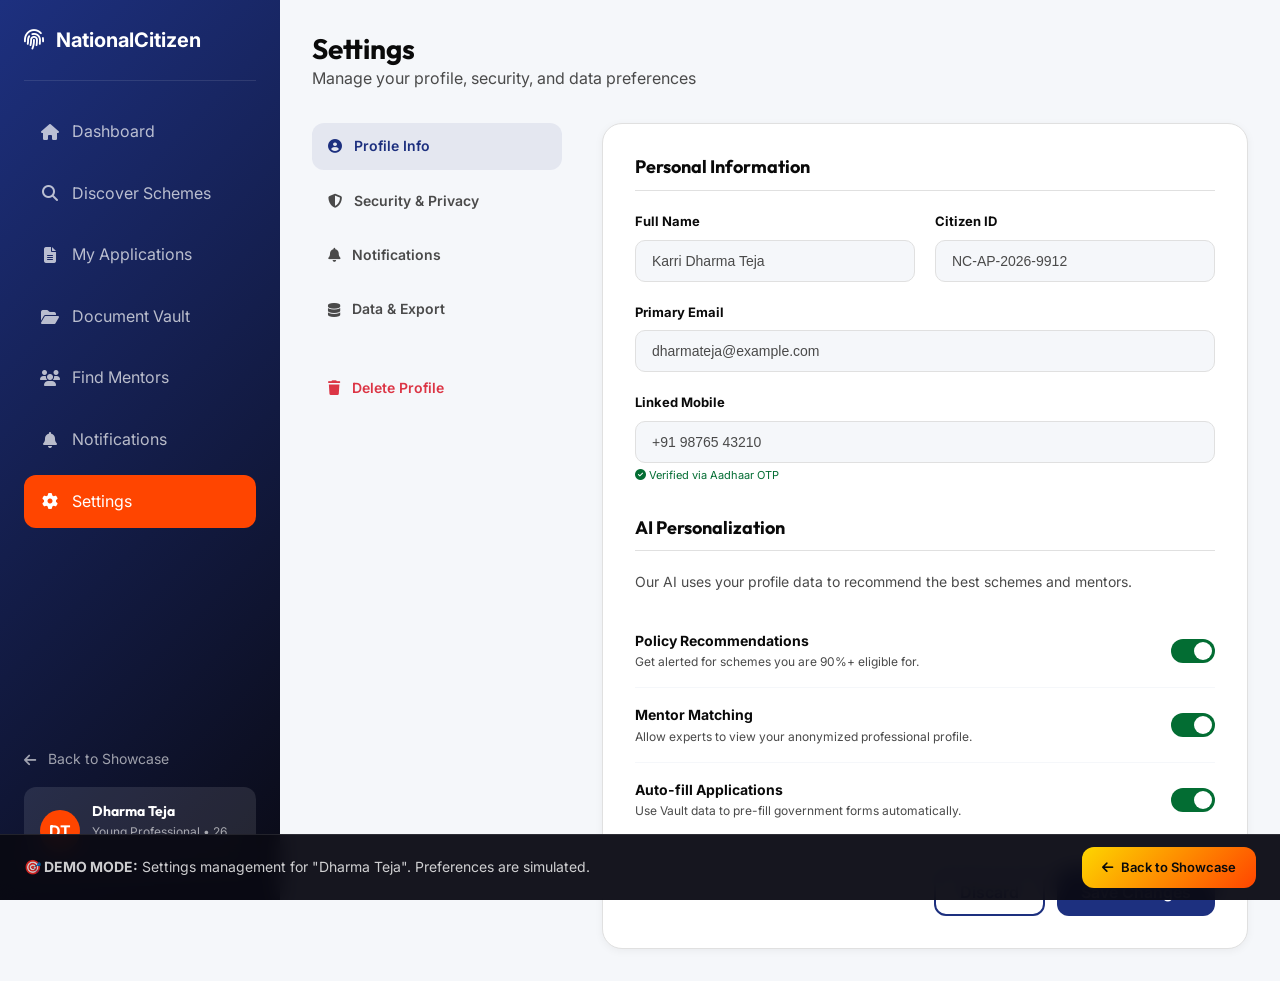
<file: settings.html>
<!DOCTYPE html>
<html lang="en">

<head>
    <meta charset="UTF-8">
    <meta name="viewport" content="width=device-width, initial-scale=1.0">
    <title>Settings | NationalCitizen</title>

    <!-- Fonts -->
    <link rel="preconnect" href="https://fonts.googleapis.com">
    <link rel="preconnect" href="https://fonts.gstatic.com" crossorigin>
    <link
        href="https://fonts.googleapis.com/css2?family=Inter:wght@400;500;600;700;800&family=Outfit:wght@400;500;600;700;800&display=swap"
        rel="stylesheet">

    <!-- Icons -->
    <link rel="stylesheet" href="https://cdnjs.cloudflare.com/ajax/libs/font-awesome/6.5.1/css/all.min.css">

    <!-- Styles -->
    <link rel="stylesheet" href="css/styles.css">
    <link rel="stylesheet" href="css/dashboard.css">
    <style>
        .settings-grid {
            display: grid;
            grid-template-columns: 250px 1fr;
            gap: 40px;
        }

        .settings-nav {
            display: flex;
            flex-direction: column;
            gap: 8px;
        }

        .settings-nav-item {
            padding: 12px 16px;
            border-radius: 12px;
            font-size: 14px;
            font-weight: 600;
            color: var(--dark-gray);
            transition: all 0.2s ease;
            cursor: pointer;
            display: flex;
            align-items: center;
            gap: 12px;
        }

        .settings-nav-item:hover {
            background: var(--light-gray);
            color: var(--ap-navy);
        }

        .settings-nav-item.active {
            background: rgba(29, 48, 127, 0.08);
            color: var(--ap-navy);
        }

        .settings-panel {
            background: white;
            border-radius: 20px;
            padding: 32px;
            box-shadow: var(--shadow-sm);
            border: 1px solid var(--gray);
        }

        .settings-section {
            margin-bottom: 32px;
        }

        .settings-section h3 {
            margin: 0 0 20px;
            font-size: 18px;
            padding-bottom: 12px;
            border-bottom: 1px solid var(--gray);
        }

        .form-group {
            margin-bottom: 20px;
        }

        .form-group label {
            display: block;
            font-size: 13px;
            font-weight: 700;
            margin-bottom: 8px;
            color: var(--near-black);
        }

        .form-control {
            width: 100%;
            padding: 12px 16px;
            border-radius: 10px;
            border: 1px solid var(--gray);
            font-size: 14px;
            background: var(--light-gray);
            color: var(--dark-gray);
        }

        .toggle-switch {
            display: flex;
            justify-content: space-between;
            align-items: center;
            padding: 16px 0;
            border-bottom: 1px solid var(--light-gray);
        }

        .toggle-switch:last-child {
            border-bottom: none;
        }

        .switch {
            position: relative;
            display: inline-block;
            width: 44px;
            height: 24px;
        }

        .switch input {
            opacity: 0;
            width: 0;
            height: 0;
        }

        .slider {
            position: absolute;
            cursor: pointer;
            top: 0;
            left: 0;
            right: 0;
            bottom: 0;
            background-color: #ccc;
            transition: .4s;
            border-radius: 24px;
        }

        .slider:before {
            position: absolute;
            content: "";
            height: 18px;
            width: 18px;
            left: 3px;
            bottom: 3px;
            background-color: white;
            transition: .4s;
            border-radius: 50%;
        }

        input:checked+.slider {
            background-color: var(--ap-green);
        }

        input:checked+.slider:before {
            transform: translateX(20px);
        }
    </style>
</head>

<body>
    <div class="dashboard">
        <!-- Sidebar -->
        <aside class="sidebar">
            <div class="sidebar-brand">
                <i class="fas fa-fingerprint"></i>
                <span>NationalCitizen</span>
            </div>

            <ul class="nav-menu">
                <li class="nav-item">
                    <a href="dashboard.html">
                        <i class="fas fa-home"></i>
                        <span>Dashboard</span>
                    </a>
                </li>
                <li class="nav-item">
                    <a href="schemes.html">
                        <i class="fas fa-search"></i>
                        <span>Discover Schemes</span>
                    </a>
                </li>
                <li class="nav-item">
                    <a href="applications.html">
                        <i class="fas fa-file-alt"></i>
                        <span>My Applications</span>
                    </a>
                </li>
                <li class="nav-item">
                    <a href="vault.html">
                        <i class="fas fa-folder-open"></i>
                        <span>Document Vault</span>
                    </a>
                </li>
                <li class="nav-item">
                    <a href="mentors.html">
                        <i class="fas fa-users"></i>
                        <span>Find Mentors</span>
                    </a>
                </li>
                <li class="nav-item">
                    <a href="notifications.html">
                        <i class="fas fa-bell"></i>
                        <span>Notifications</span>
                    </a>
                </li>
                <li class="nav-item">
                    <a href="settings.html" class="active">
                        <i class="fas fa-cog"></i>
                        <span>Settings</span>
                    </a>
                </li>
            </ul>

            <div class="sidebar-footer">
                <a href="index.html"
                    style="display: flex; align-items: center; gap: 12px; margin-bottom: 16px; color: rgba(255,255,255,0.6); font-size: 14px; text-decoration: none;">
                    <i class="fas fa-arrow-left"></i> <span>Back to Showcase</span>
                </a>
                <div class="user-card">
                    <div class="user-avatar">DT</div>
                    <div class="user-info">
                        <h5>Dharma Teja</h5>
                        <p>Young Professional • 26 yrs</p>
                    </div>
                </div>
            </div>
        </aside>

        <!-- Main Content -->
        <main class="main-content">
            <!-- Top Bar -->
            <div class="topbar">
                <div>
                    <h1>Settings</h1>
                    <p class="text-muted" style="margin: 0;">Manage your profile, security, and data preferences</p>
                </div>
            </div>

            <div class="settings-grid">
                <!-- Inner Nav -->
                <div class="settings-nav">
                    <div class="settings-nav-item active"><i class="fas fa-user-circle"></i> Profile Info</div>
                    <div class="settings-nav-item"><i class="fas fa-shield-halved"></i> Security & Privacy</div>
                    <div class="settings-nav-item"><i class="fas fa-bell"></i> Notifications</div>
                    <div class="settings-nav-item"><i class="fas fa-database"></i> Data & Export</div>
                    <div class="settings-nav-item" style="color: #dc3545; margin-top: 24px;"><i
                            class="fas fa-trash"></i> Delete Profile</div>
                </div>

                <!-- Main Panel -->
                <div class="settings-panel">
                    <div class="settings-section">
                        <h3>Personal Information</h3>
                        <div style="display: grid; grid-template-columns: 1fr 1fr; gap: 20px;">
                            <div class="form-group">
                                <label>Full Name</label>
                                <input type="text" class="form-control" value="Karri Dharma Teja" readonly>
                            </div>
                            <div class="form-group">
                                <label>Citizen ID</label>
                                <input type="text" class="form-control" value="NC-AP-2026-9912" readonly>
                            </div>
                        </div>
                        <div class="form-group">
                            <label>Primary Email</label>
                            <input type="email" class="form-control" value="dharmateja@example.com">
                        </div>
                        <div class="form-group">
                            <label>Linked Mobile</label>
                            <input type="text" class="form-control" value="+91 98765 43210" readonly>
                            <p style="font-size: 11px; color: var(--ap-green); margin-top: 4px;"><i
                                    class="fas fa-check-circle"></i> Verified via Aadhaar OTP</p>
                        </div>
                    </div>

                    <div class="settings-section">
                        <h3>AI Personalization</h3>
                        <p class="text-muted" style="font-size: 14px; margin-bottom: 20px;">Our AI uses your profile
                            data to recommend the best schemes and mentors.</p>

                        <div class="toggle-switch">
                            <div>
                                <div style="font-weight: 700; font-size: 14px;">Policy Recommendations</div>
                                <div class="text-muted" style="font-size: 12px;">Get alerted for schemes you are 90%+
                                    eligible for.</div>
                            </div>
                            <label class="switch">
                                <input type="checkbox" checked>
                                <span class="slider"></span>
                            </label>
                        </div>

                        <div class="toggle-switch">
                            <div>
                                <div style="font-weight: 700; font-size: 14px;">Mentor Matching</div>
                                <div class="text-muted" style="font-size: 12px;">Allow experts to view your anonymized
                                    professional profile.</div>
                            </div>
                            <label class="switch">
                                <input type="checkbox" checked>
                                <span class="slider"></span>
                            </label>
                        </div>

                        <div class="toggle-switch">
                            <div>
                                <div style="font-weight: 700; font-size: 14px;">Auto-fill Applications</div>
                                <div class="text-muted" style="font-size: 12px;">Use Vault data to pre-fill government
                                    forms automatically.</div>
                            </div>
                            <label class="switch">
                                <input type="checkbox" checked>
                                <span class="slider"></span>
                            </label>
                        </div>
                    </div>

                    <div style="display: flex; gap: 12px; justify-content: flex-end;">
                        <button class="btn btn-secondary" onclick="alert('No changes detected.')">Discard</button>
                        <button class="btn btn-primary"
                            onclick="alert('Success: Settings saved and synced with NationalCitizen Hub.')">Save
                            Changes</button>
                    </div>
                </div>
            </div>
        </main>
    </div>

    <!-- Demo Banner -->
    <div class="demo-banner">
        <p><strong>🎯 DEMO MODE:</strong> Settings management for "Dharma Teja". Preferences are simulated.</p>
        <a href="index.html" class="btn btn-accent" style="padding: 10px 20px; font-size: 13px;">
            <i class="fas fa-arrow-left"></i> Back to Showcase
        </a>
    </div>
</body>

</html>
</file>
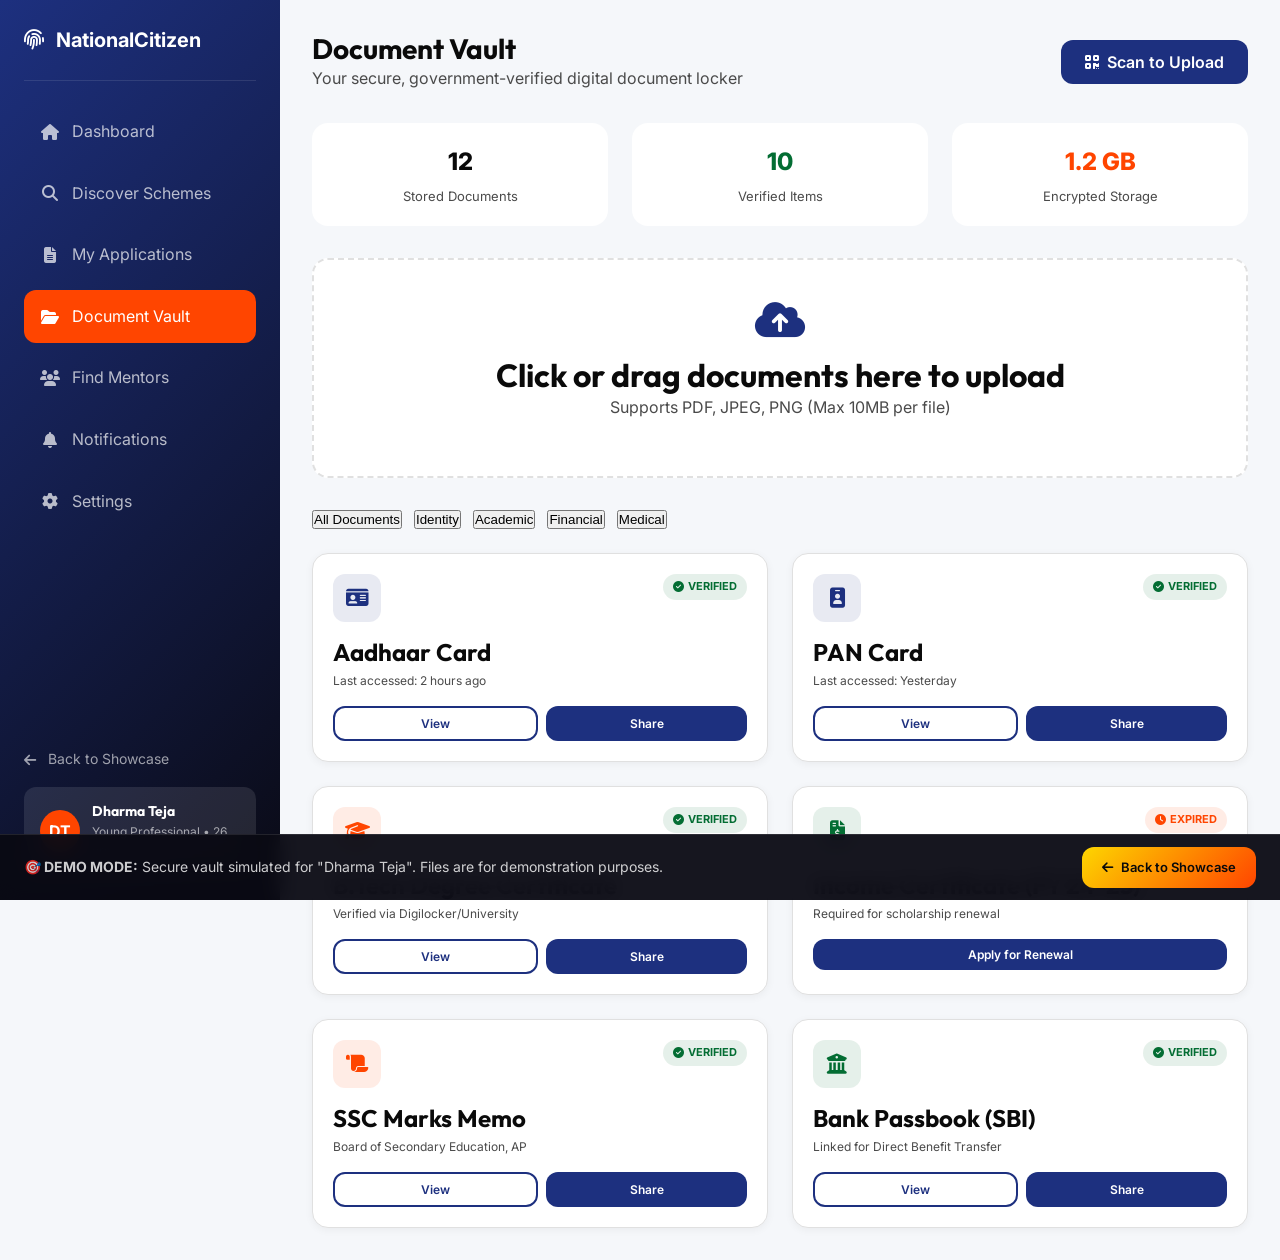
<file: vault.html>
<!DOCTYPE html>
<html lang="en">

<head>
    <meta charset="UTF-8">
    <meta name="viewport" content="width=device-width, initial-scale=1.0">
    <title>Document Vault | NationalCitizen</title>

    <!-- Fonts -->
    <link rel="preconnect" href="https://fonts.googleapis.com">
    <link rel="preconnect" href="https://fonts.gstatic.com" crossorigin>
    <link
        href="https://fonts.googleapis.com/css2?family=Inter:wght@400;500;600;700;800&family=Outfit:wght@400;500;600;700;800&display=swap"
        rel="stylesheet">

    <!-- Icons -->
    <link rel="stylesheet" href="https://cdnjs.cloudflare.com/ajax/libs/font-awesome/6.5.1/css/all.min.css">

    <!-- Styles -->
    <link rel="stylesheet" href="css/styles.css">
    <link rel="stylesheet" href="css/dashboard.css">
    <style>
        .document-grid {
            display: grid;
            grid-template-columns: repeat(auto-fill, minmax(300px, 1fr));
            gap: 24px;
        }

        .document-card {
            background: white;
            border-radius: 16px;
            padding: 20px;
            box-shadow: var(--shadow-sm);
            border: 1px solid var(--gray);
            transition: all 0.3s ease;
        }

        .document-card:hover {
            transform: translateY(-4px);
            box-shadow: var(--shadow-md);
            border-color: var(--ap-navy);
        }

        .document-icon {
            width: 48px;
            height: 48px;
            border-radius: 12px;
            background: var(--light-gray);
            display: flex;
            align-items: center;
            justify-content: center;
            font-size: 20px;
            margin-bottom: 16px;
        }

        .doc-identity {
            background: rgba(29, 48, 127, 0.1);
            color: var(--ap-navy);
        }

        .doc-education {
            background: rgba(255, 69, 0, 0.1);
            color: var(--ap-orange);
        }

        .doc-finance {
            background: rgba(3, 109, 51, 0.1);
            color: var(--ap-green);
        }

        .verified-badge {
            display: inline-flex;
            align-items: center;
            gap: 4px;
            padding: 4px 10px;
            background: rgba(3, 109, 51, 0.1);
            color: var(--ap-green);
            border-radius: 20px;
            font-size: 11px;
            font-weight: 700;
        }

        .vault-stats {
            display: grid;
            grid-template-columns: repeat(3, 1fr);
            gap: 24px;
            margin-bottom: 32px;
        }

        .vault-stat-card {
            background: white;
            padding: 20px;
            border-radius: 16px;
            text-align: center;
        }

        .vault-stat-value {
            font-size: 1.5rem;
            font-weight: 800;
            margin-bottom: 4px;
        }

        .upload-zone {
            border: 2px dashed var(--gray);
            border-radius: 16px;
            padding: 40px;
            text-align: center;
            background: white;
            margin-bottom: 32px;
            cursor: pointer;
            transition: all 0.3s ease;
        }

        .upload-zone:hover {
            border-color: var(--ap-navy);
            background: rgba(29, 48, 127, 0.02);
        }
    </style>
</head>

<body>
    <div class="dashboard">
        <!-- Sidebar -->
        <aside class="sidebar">
            <div class="sidebar-brand">
                <i class="fas fa-fingerprint"></i>
                <span>NationalCitizen</span>
            </div>

            <ul class="nav-menu">
                <li class="nav-item">
                    <a href="dashboard.html">
                        <i class="fas fa-home"></i>
                        <span>Dashboard</span>
                    </a>
                </li>
                <li class="nav-item">
                    <a href="schemes.html">
                        <i class="fas fa-search"></i>
                        <span>Discover Schemes</span>
                    </a>
                </li>
                <li class="nav-item">
                    <a href="applications.html">
                        <i class="fas fa-file-alt"></i>
                        <span>My Applications</span>
                    </a>
                </li>
                <li class="nav-item">
                    <a href="vault.html" class="active">
                        <i class="fas fa-folder-open"></i>
                        <span>Document Vault</span>
                    </a>
                </li>
                <li class="nav-item">
                    <a href="mentors.html">
                        <i class="fas fa-users"></i>
                        <span>Find Mentors</span>
                    </a>
                </li>
                <li class="nav-item">
                    <a href="notifications.html">
                        <i class="fas fa-bell"></i>
                        <span>Notifications</span>
                    </a>
                </li>
                <li class="nav-item">
                    <a href="settings.html">
                        <i class="fas fa-cog"></i>
                        <span>Settings</span>
                    </a>
                </li>
            </ul>

            <div class="sidebar-footer">
                <a href="index.html"
                    style="display: flex; align-items: center; gap: 12px; margin-bottom: 16px; color: rgba(255,255,255,0.6); font-size: 14px; text-decoration: none;">
                    <i class="fas fa-arrow-left"></i> <span>Back to Showcase</span>
                </a>
                <div class="user-card">
                    <div class="user-avatar">DT</div>
                    <div class="user-info">
                        <h5>Dharma Teja</h5>
                        <p>Young Professional • 26 yrs</p>
                    </div>
                </div>
            </div>
        </aside>

        <!-- Main Content -->
        <main class="main-content">
            <!-- Top Bar -->
            <div class="topbar">
                <div>
                    <h1>Document Vault</h1>
                    <p class="text-muted" style="margin: 0;">Your secure, government-verified digital document locker
                    </p>
                </div>
                <div class="topbar-actions">
                    <button class="btn btn-primary"
                        onclick="alert('Scan QR: Use your phone camera to secure-upload documents instantly.')">
                        <i class="fas fa-qrcode"></i> Scan to Upload
                    </button>
                </div>
            </div>

            <!-- Vault Stats -->
            <div class="vault-stats">
                <div class="vault-stat-card">
                    <div class="vault-stat-value">12</div>
                    <div class="text-muted" style="font-size: 13px;">Stored Documents</div>
                </div>
                <div class="vault-stat-card">
                    <div class="vault-stat-value" style="color: var(--ap-green);">10</div>
                    <div class="text-muted" style="font-size: 13px;">Verified Items</div>
                </div>
                <div class="vault-stat-card">
                    <div class="vault-stat-value" style="color: var(--ap-orange);">1.2 GB</div>
                    <div class="text-muted" style="font-size: 13px;">Encrypted Storage</div>
                </div>
            </div>

            <!-- Upload Zone -->
            <div class="upload-zone"
                onclick="alert('Select File: Choose a document from your device to upload to NationalCitizen Cloud.')">
                <i class="fas fa-cloud-upload-alt"
                    style="font-size: 40px; color: var(--ap-navy); margin-bottom: 16px;"></i>
                <h3>Click or drag documents here to upload</h3>
                <p class="text-muted">Supports PDF, JPEG, PNG (Max 10MB per file)</p>
            </div>

            <!-- Categories -->
            <div style="display: flex; gap: 12px; margin-bottom: 24px;">
                <button class="filter-tag active">All Documents</button>
                <button class="filter-tag">Identity</button>
                <button class="filter-tag">Academic</button>
                <button class="filter-tag">Financial</button>
                <button class="filter-tag">Medical</button>
            </div>

            <!-- Document Grid -->
            <div class="document-grid">
                <!-- Aadhaar Card -->
                <div class="document-card">
                    <div style="display: flex; justify-content: space-between; align-items: flex-start;">
                        <div class="document-icon doc-identity">
                            <i class="fas fa-id-card"></i>
                        </div>
                        <div class="verified-badge">
                            <i class="fas fa-check-circle"></i> VERIFIED
                        </div>
                    </div>
                    <h4 style="margin: 0 0 4px;">Aadhaar Card</h4>
                    <p class="text-muted" style="font-size: 12px; margin-bottom: 16px;">Last accessed: 2 hours ago</p>
                    <div style="display: flex; gap: 8px;">
                        <button class="btn btn-secondary" style="font-size: 12px; padding: 8px 12px; flex: 1;"
                            onclick="alert('Viewing Aadhaar: Your ID is masked for privacy. View full?')">View</button>
                        <button class="btn btn-primary" style="font-size: 12px; padding: 8px 12px; flex: 1;"
                            onclick="alert('Share Securely: Generates a 15-minute one-time link for verification.')">Share</button>
                    </div>
                </div>

                <!-- PAN Card -->
                <div class="document-card">
                    <div style="display: flex; justify-content: space-between; align-items: flex-start;">
                        <div class="document-icon doc-identity">
                            <i class="fas fa-id-badge"></i>
                        </div>
                        <div class="verified-badge">
                            <i class="fas fa-check-circle"></i> VERIFIED
                        </div>
                    </div>
                    <h4 style="margin: 0 0 4px;">PAN Card</h4>
                    <p class="text-muted" style="font-size: 12px; margin-bottom: 16px;">Last accessed: Yesterday</p>
                    <div style="display: flex; gap: 8px;">
                        <button class="btn btn-secondary" style="font-size: 12px; padding: 8px 12px; flex: 1;"
                            onclick="alert('Viewing PAN Card details...')">View</button>
                        <button class="btn btn-primary" style="font-size: 12px; padding: 8px 12px; flex: 1;"
                            onclick="alert('Share PAN link...')">Share</button>
                    </div>
                </div>

                <!-- B.Tech Degree -->
                <div class="document-card">
                    <div style="display: flex; justify-content: space-between; align-items: flex-start;">
                        <div class="document-icon doc-education">
                            <i class="fas fa-graduation-cap"></i>
                        </div>
                        <div class="verified-badge">
                            <i class="fas fa-check-circle"></i> VERIFIED
                        </div>
                    </div>
                    <h4 style="margin: 0 0 4px;">B.Tech Degree Certificate</h4>
                    <p class="text-muted" style="font-size: 12px; margin-bottom: 16px;">Verified via
                        Digilocker/University</p>
                    <div style="display: flex; gap: 8px;">
                        <button class="btn btn-secondary" style="font-size: 12px; padding: 8px 12px; flex: 1;"
                            onclick="alert('Viewing Certificate...')">View</button>
                        <button class="btn btn-primary" style="font-size: 12px; padding: 8px 12px; flex: 1;"
                            onclick="alert('Share Academic Record...')">Share</button>
                    </div>
                </div>

                <!-- Income Certificate -->
                <div class="document-card">
                    <div style="display: flex; justify-content: space-between; align-items: flex-start;">
                        <div class="document-icon doc-finance">
                            <i class="fas fa-file-invoice-dollar"></i>
                        </div>
                        <div class="verified-badge" style="background: rgba(255, 69, 0, 0.1); color: var(--ap-orange);">
                            <i class="fas fa-clock"></i> EXPIRED
                        </div>
                    </div>
                    <h4 style="margin: 0 0 4px;">Income Certificate (FY 24-25)</h4>
                    <p class="text-muted" style="font-size: 12px; margin-bottom: 16px;">Required for scholarship renewal
                    </p>
                    <div style="display: flex; gap: 8px;">
                        <button class="btn btn-primary" style="font-size: 12px; padding: 8px 12px; width: 100%;"
                            onclick="alert('Apply for Renewal: Starting a fresh Income Certificate application via MeeSeva integration...')">Apply
                            for Renewal</button>
                    </div>
                </div>

                <!-- 10th Marks Memo -->
                <div class="document-card">
                    <div style="display: flex; justify-content: space-between; align-items: flex-start;">
                        <div class="document-icon doc-education">
                            <i class="fas fa-scroll"></i>
                        </div>
                        <div class="verified-badge">
                            <i class="fas fa-check-circle"></i> VERIFIED
                        </div>
                    </div>
                    <h4 style="margin: 0 0 4px;">SSC Marks Memo</h4>
                    <p class="text-muted" style="font-size: 12px; margin-bottom: 16px;">Board of Secondary Education, AP
                    </p>
                    <div style="display: flex; gap: 8px;">
                        <button class="btn btn-secondary" style="font-size: 12px; padding: 8px 12px; flex: 1;"
                            onclick="alert('Viewing SSC Memo...')">View</button>
                        <button class="btn btn-primary" style="font-size: 12px; padding: 8px 12px; flex: 1;"
                            onclick="alert('Share Memo...')">Share</button>
                    </div>
                </div>

                <!-- Bank Passbook -->
                <div class="document-card">
                    <div style="display: flex; justify-content: space-between; align-items: flex-start;">
                        <div class="document-icon doc-finance">
                            <i class="fas fa-university"></i>
                        </div>
                        <div class="verified-badge">
                            <i class="fas fa-check-circle"></i> VERIFIED
                        </div>
                    </div>
                    <h4 style="margin: 0 0 4px;">Bank Passbook (SBI)</h4>
                    <p class="text-muted" style="font-size: 12px; margin-bottom: 16px;">Linked for Direct Benefit
                        Transfer</p>
                    <div style="display: flex; gap: 8px;">
                        <button class="btn btn-secondary" style="font-size: 12px; padding: 8px 12px; flex: 1;"
                            onclick="alert('Viewing Bank Passbook...')">View</button>
                        <button class="btn btn-primary" style="font-size: 12px; padding: 8px 12px; flex: 1;"
                            onclick="alert('Share Bank Details...')">Share</button>
                    </div>
                </div>
            </div>
        </main>
    </div>

    <!-- Demo Banner -->
    <div class="demo-banner">
        <p><strong>🎯 DEMO MODE:</strong> Secure vault simulated for "Dharma Teja". Files are for demonstration
            purposes.</p>
        <a href="index.html" class="btn btn-accent" style="padding: 10px 20px; font-size: 13px;">
            <i class="fas fa-arrow-left"></i> Back to Showcase
        </a>
    </div>
</body>

</html>
</file>
<file: css/styles.css>
/* ========================================
   NationalCitizen AP Showcase - Design System
   Andhra Pradesh Government Color Palette
   ======================================== */

/* ===== CSS VARIABLES ===== */
:root {
  /* AP Government Official Colors */
  --ap-navy: #1d307f;
  --ap-navy-dark: #141f4f;
  --ap-navy-light: #2a4299;
  --ap-orange: #ff4500;
  --ap-orange-light: #ff6b33;
  --ap-green: #036d33;
  --ap-green-light: #05883f;
  --ap-gold: #fdd600;
  --ap-gold-light: #ffe033;
  
  /* Neutral Colors */
  --white: #ffffff;
  --off-white: #fefdfb;
  --light-gray: #f5f6fa;
  --gray: #e0e1e6;
  --dark-gray: #6c7293;
  --near-black: #1a1a2e;
  --black: #0a0a14;
  
  /* Semantic Colors */
  --success: var(--ap-green);
  --warning: var(--ap-gold);
  --danger: #dc3545;
  --info: var(--ap-navy);
  
  /* Gradients */
  --gradient-primary: linear-gradient(135deg, var(--ap-navy) 0%, var(--ap-navy-dark) 100%);
  --gradient-hero: linear-gradient(180deg, var(--ap-navy) 0%, var(--black) 100%);
  --gradient-card: linear-gradient(145deg, rgba(29, 48, 127, 0.1) 0%, rgba(255, 69, 0, 0.05) 100%);
  --gradient-gold: linear-gradient(135deg, var(--ap-gold) 0%, var(--ap-orange) 100%);
  
  /* Typography */
  --font-primary: 'Inter', -apple-system, BlinkMacSystemFont, 'Segoe UI', Roboto, sans-serif;
  --font-display: 'Outfit', var(--font-primary);
  
  /* Font Sizes */
  --fs-xs: 0.75rem;
  --fs-sm: 0.875rem;
  --fs-base: 1rem;
  --fs-lg: 1.125rem;
  --fs-xl: 1.25rem;
  --fs-2xl: 1.5rem;
  --fs-3xl: 2rem;
  --fs-4xl: 2.5rem;
  --fs-5xl: 3.5rem;
  --fs-6xl: 4.5rem;
  
  /* Spacing */
  --space-1: 0.25rem;
  --space-2: 0.5rem;
  --space-3: 0.75rem;
  --space-4: 1rem;
  --space-5: 1.25rem;
  --space-6: 1.5rem;
  --space-8: 2rem;
  --space-10: 2.5rem;
  --space-12: 3rem;
  --space-16: 4rem;
  --space-20: 5rem;
  --space-24: 6rem;
  
  /* Border Radius */
  --radius-sm: 0.375rem;
  --radius-md: 0.5rem;
  --radius-lg: 0.75rem;
  --radius-xl: 1rem;
  --radius-2xl: 1.5rem;
  --radius-full: 9999px;
  
  /* Shadows */
  --shadow-sm: 0 1px 2px rgba(0, 0, 0, 0.05);
  --shadow-md: 0 4px 6px -1px rgba(0, 0, 0, 0.1), 0 2px 4px -1px rgba(0, 0, 0, 0.06);
  --shadow-lg: 0 10px 15px -3px rgba(0, 0, 0, 0.1), 0 4px 6px -2px rgba(0, 0, 0, 0.05);
  --shadow-xl: 0 20px 25px -5px rgba(0, 0, 0, 0.1), 0 10px 10px -5px rgba(0, 0, 0, 0.04);
  --shadow-glow: 0 0 40px rgba(29, 48, 127, 0.3);
  --shadow-glow-orange: 0 0 40px rgba(255, 69, 0, 0.3);
  --shadow-glow-gold: 0 0 40px rgba(253, 214, 0, 0.4);
  
  /* Transitions */
  --transition-fast: 150ms ease;
  --transition-base: 250ms ease;
  --transition-slow: 400ms ease;
  --transition-bounce: 500ms cubic-bezier(0.68, -0.55, 0.265, 1.55);
}

/* ===== RESET & BASE ===== */
*, *::before, *::after {
  box-sizing: border-box;
  margin: 0;
  padding: 0;
}

html {
  scroll-behavior: smooth;
  font-size: 16px;
}

body {
  font-family: var(--font-primary);
  font-size: var(--fs-base);
  line-height: 1.6;
  color: var(--near-black);
  background-color: var(--off-white);
  -webkit-font-smoothing: antialiased;
  -moz-osx-font-smoothing: grayscale;
  overflow-x: hidden;
}

/* ===== TYPOGRAPHY ===== */
h1, h2, h3, h4, h5, h6 {
  font-family: var(--font-display);
  font-weight: 700;
  line-height: 1.2;
  color: var(--near-black);
}

h1 { font-size: var(--fs-5xl); }
h2 { font-size: var(--fs-4xl); }
h3 { font-size: var(--fs-3xl); }
h4 { font-size: var(--fs-2xl); }
h5 { font-size: var(--fs-xl); }
h6 { font-size: var(--fs-lg); }

p {
  margin-bottom: var(--space-4);
  color: var(--dark-gray);
}

a {
  color: var(--ap-navy);
  text-decoration: none;
  transition: color var(--transition-fast);
}

a:hover {
  color: var(--ap-orange);
}

/* ===== LAYOUT ===== */
.container {
  width: 100%;
  max-width: 1280px;
  margin: 0 auto;
  padding: 0 var(--space-6);
}

.container-lg {
  max-width: 1440px;
}

.section {
  padding: var(--space-24) 0;
}

.section-dark {
  background: var(--gradient-hero);
  color: var(--white);
}

.section-dark h1,
.section-dark h2,
.section-dark h3,
.section-dark h4,
.section-dark h5,
.section-dark h6 {
  color: var(--white);
}

.section-dark p {
  color: rgba(255, 255, 255, 0.8);
}

/* Grid System */
.grid {
  display: grid;
  gap: var(--space-6);
}

.grid-2 { grid-template-columns: repeat(2, 1fr); }
.grid-3 { grid-template-columns: repeat(3, 1fr); }
.grid-4 { grid-template-columns: repeat(4, 1fr); }

.flex {
  display: flex;
}

.flex-center {
  display: flex;
  align-items: center;
  justify-content: center;
}

.flex-between {
  display: flex;
  align-items: center;
  justify-content: space-between;
}

/* ===== BUTTONS ===== */
.btn {
  display: inline-flex;
  align-items: center;
  justify-content: center;
  gap: var(--space-2);
  padding: var(--space-3) var(--space-6);
  font-family: var(--font-primary);
  font-size: var(--fs-base);
  font-weight: 600;
  text-decoration: none;
  border: none;
  border-radius: var(--radius-lg);
  cursor: pointer;
  transition: all var(--transition-base);
}

.btn-primary {
  background: var(--ap-navy);
  color: var(--white);
}

.btn-primary:hover {
  background: var(--ap-navy-light);
  color: var(--white);
  transform: translateY(-2px);
  box-shadow: var(--shadow-lg);
}

.btn-secondary {
  background: transparent;
  color: var(--ap-navy);
  border: 2px solid var(--ap-navy);
}

.btn-secondary:hover {
  background: var(--ap-navy);
  color: var(--white);
}

.btn-accent {
  background: var(--gradient-gold);
  color: var(--near-black);
}

.btn-accent:hover {
  transform: translateY(-2px);
  box-shadow: var(--shadow-glow-gold);
}

.btn-orange {
  background: var(--ap-orange);
  color: var(--white);
}

.btn-orange:hover {
  background: var(--ap-orange-light);
  transform: translateY(-2px);
  box-shadow: var(--shadow-glow-orange);
}

.btn-lg {
  padding: var(--space-4) var(--space-8);
  font-size: var(--fs-lg);
}

.btn-icon {
  width: 48px;
  height: 48px;
  padding: 0;
  border-radius: var(--radius-full);
}

/* ===== CARDS ===== */
.card {
  background: var(--white);
  border-radius: var(--radius-xl);
  padding: var(--space-6);
  box-shadow: var(--shadow-md);
  transition: all var(--transition-base);
}

.card:hover {
  transform: translateY(-4px);
  box-shadow: var(--shadow-xl);
}

.card-dark {
  background: rgba(26, 26, 46, 0.6);
  backdrop-filter: blur(20px);
  border: 1px solid rgba(255, 255, 255, 0.1);
  color: var(--white);
}

.card-glow {
  position: relative;
}

.card-glow::before {
  content: '';
  position: absolute;
  inset: -2px;
  border-radius: inherit;
  background: var(--gradient-gold);
  opacity: 0;
  z-index: -1;
  transition: opacity var(--transition-base);
}

.card-glow:hover::before {
  opacity: 0.5;
}

/* ===== BADGES ===== */
.badge {
  display: inline-flex;
  align-items: center;
  padding: var(--space-1) var(--space-3);
  font-size: var(--fs-xs);
  font-weight: 600;
  text-transform: uppercase;
  letter-spacing: 0.05em;
  border-radius: var(--radius-full);
}

.badge-primary {
  background: rgba(29, 48, 127, 0.1);
  color: var(--ap-navy);
}

.badge-success {
  background: rgba(3, 109, 51, 0.1);
  color: var(--ap-green);
}

.badge-warning {
  background: rgba(253, 214, 0, 0.2);
  color: var(--near-black);
}

.badge-orange {
  background: rgba(255, 69, 0, 0.1);
  color: var(--ap-orange);
}

/* ===== STATS ===== */
.stat {
  text-align: center;
}

.stat-value {
  font-family: var(--font-display);
  font-size: var(--fs-5xl);
  font-weight: 800;
  line-height: 1;
  background: var(--gradient-gold);
  -webkit-background-clip: text;
  -webkit-text-fill-color: transparent;
  background-clip: text;
}

.stat-label {
  font-size: var(--fs-sm);
  color: var(--dark-gray);
  text-transform: uppercase;
  letter-spacing: 0.1em;
  margin-top: var(--space-2);
}

.stat-dark .stat-label {
  color: rgba(255, 255, 255, 0.7);
}

/* ===== PROGRESS ===== */
.progress-bar {
  width: 100%;
  height: 8px;
  background: var(--gray);
  border-radius: var(--radius-full);
  overflow: hidden;
}

.progress-fill {
  height: 100%;
  background: var(--gradient-gold);
  border-radius: var(--radius-full);
  transition: width var(--transition-slow);
}

/* ===== ICONS ===== */
.icon {
  display: inline-flex;
  align-items: center;
  justify-content: center;
}

.icon-box {
  width: 56px;
  height: 56px;
  border-radius: var(--radius-lg);
  background: var(--gradient-primary);
  color: var(--white);
  font-size: var(--fs-2xl);
}

.icon-box-orange {
  background: var(--ap-orange);
}

.icon-box-green {
  background: var(--ap-green);
}

.icon-box-gold {
  background: var(--ap-gold);
  color: var(--near-black);
}

/* ===== NAVIGATION ===== */
.navbar {
  position: fixed;
  top: 0;
  left: 0;
  right: 0;
  z-index: 1000;
  padding: var(--space-4) 0;
  background: rgba(10, 10, 20, 0.8);
  backdrop-filter: blur(20px);
  border-bottom: 1px solid rgba(255, 255, 255, 0.1);
}

.navbar-brand {
  display: flex;
  align-items: center;
  gap: var(--space-3);
  font-family: var(--font-display);
  font-size: var(--fs-xl);
  font-weight: 700;
  color: var(--white);
}

.navbar-brand:hover {
  color: var(--ap-gold);
}

.nav-links {
  display: flex;
  gap: var(--space-8);
  list-style: none;
}

.nav-link {
  color: rgba(255, 255, 255, 0.8);
  font-weight: 500;
  transition: color var(--transition-fast);
}

.nav-link:hover {
  color: var(--ap-gold);
}

/* ===== TEXT UTILITIES ===== */
.text-center { text-align: center; }
.text-navy { color: var(--ap-navy); }
.text-orange { color: var(--ap-orange); }
.text-green { color: var(--ap-green); }
.text-gold { color: var(--ap-gold); }
.text-white { color: var(--white); }
.text-muted { color: var(--dark-gray); }

.text-gradient {
  background: var(--gradient-gold);
  -webkit-background-clip: text;
  -webkit-text-fill-color: transparent;
  background-clip: text;
}

/* ===== SPACING UTILITIES ===== */
.mt-4 { margin-top: var(--space-4); }
.mt-6 { margin-top: var(--space-6); }
.mt-8 { margin-top: var(--space-8); }
.mt-12 { margin-top: var(--space-12); }
.mb-4 { margin-bottom: var(--space-4); }
.mb-6 { margin-bottom: var(--space-6); }
.mb-8 { margin-bottom: var(--space-8); }
.gap-4 { gap: var(--space-4); }
.gap-6 { gap: var(--space-6); }
.gap-8 { gap: var(--space-8); }

/* ===== RESPONSIVE ===== */
@media (max-width: 1024px) {
  .grid-4 { grid-template-columns: repeat(2, 1fr); }
  .grid-3 { grid-template-columns: repeat(2, 1fr); }
  h1 { font-size: var(--fs-4xl); }
  h2 { font-size: var(--fs-3xl); }
}

@media (max-width: 768px) {
  .grid-4, .grid-3, .grid-2 { grid-template-columns: 1fr; }
  .nav-links { display: none; }
  h1 { font-size: var(--fs-3xl); }
  h2 { font-size: var(--fs-2xl); }
  .section { padding: var(--space-16) 0; }
  .container { padding: 0 var(--space-4); }
}

/* ===== ANIMATIONS ===== */
@keyframes fadeInUp {
  from {
    opacity: 0;
    transform: translateY(30px);
  }
  to {
    opacity: 1;
    transform: translateY(0);
  }
}

@keyframes fadeIn {
  from { opacity: 0; }
  to { opacity: 1; }
}

@keyframes pulse {
  0%, 100% { opacity: 1; }
  50% { opacity: 0.5; }
}

@keyframes float {
  0%, 100% { transform: translateY(0); }
  50% { transform: translateY(-10px); }
}

@keyframes glow {
  0%, 100% { box-shadow: 0 0 20px rgba(253, 214, 0, 0.3); }
  50% { box-shadow: 0 0 40px rgba(253, 214, 0, 0.6); }
}

.animate-fade-in {
  animation: fadeIn 0.6s ease forwards;
}

.animate-fade-in-up {
  animation: fadeInUp 0.6s ease forwards;
}

.animate-float {
  animation: float 3s ease-in-out infinite;
}

.animate-pulse {
  animation: pulse 2s ease-in-out infinite;
}

.animate-glow {
  animation: glow 2s ease-in-out infinite;
}

/* Scroll-triggered animations */
.reveal {
  opacity: 0;
  transform: translateY(30px);
  transition: all 0.8s ease;
}

.reveal.active {
  opacity: 1;
  transform: translateY(0);
}
</file>
<file: css/dashboard.css>
/* ========================================
   NationalCitizen - Unified Dashboard Styles
   Centralized layout and sidebar navigation
   ======================================== */

:root {
    --ap-navy: #1d307f;
    --ap-orange: #ff4500;
    --ap-green: #036d33;
    --near-black: #0a0a0a;
    --dark-gray: #4a4a4a;
    --gray: #e0e0e0;
    --light-gray: #f5f7fa;
    --white: #ffffff;
    --shadow-sm: 0 2px 8px rgba(0, 0, 0, 0.05);
    --shadow-md: 0 4px 12px rgba(0, 0, 0, 0.1);
    --gradient-hero: linear-gradient(135deg, #1d307f 0%, #0a0a14 100%);
}

body {
    background: var(--light-gray);
    margin: 0;
    font-family: 'Inter', sans-serif;
}

/* Dashboard Layout */
.dashboard {
    display: flex;
    min-height: 100vh;
}

/* Sidebar */
.sidebar {
    width: 280px;
    background: var(--gradient-hero);
    padding: 24px;
    position: fixed;
    height: 100vh;
    overflow-y: auto;
    z-index: 1001;
}

.sidebar-brand {
    display: flex;
    align-items: center;
    gap: 12px;
    color: white;
    font-size: 1.25rem;
    font-weight: 700;
    padding-bottom: 24px;
    border-bottom: 1px solid rgba(255, 255, 255, 0.1);
    margin-bottom: 24px;
}

.nav-menu {
    list-style: none;
    padding: 0;
    margin: 0;
}

.nav-item {
    margin-bottom: 8px;
}

.nav-item a {
    display: flex;
    align-items: center;
    gap: 12px;
    padding: 14px 16px;
    color: rgba(255, 255, 255, 0.7);
    border-radius: 12px;
    transition: all 0.2s ease;
    text-decoration: none;
}

.nav-item a:hover,
.nav-item a.active {
    background: rgba(255, 255, 255, 0.1);
    color: white;
}

.nav-item a.active {
    background: var(--ap-orange);
    color: white;
}

.nav-item i {
    width: 20px;
    font-size: 16px;
    text-align: center;
}

.sidebar-footer {
    position: absolute;
    bottom: 24px;
    left: 24px;
    right: 24px;
}

.user-card {
    display: flex;
    align-items: center;
    gap: 12px;
    padding: 16px;
    background: rgba(255, 255, 255, 0.1);
    border-radius: 12px;
}

.user-avatar {
    width: 42px;
    height: 42px;
    background: var(--ap-orange);
    border-radius: 50%;
    display: flex;
    align-items: center;
    justify-content: center;
    font-weight: 700;
    color: white;
}

.user-info h5 {
    color: white;
    font-size: 14px;
    margin: 0 0 2px;
}

.user-info p {
    color: rgba(255, 255, 255, 0.6);
    font-size: 12px;
    margin: 0;
}

/* Main Content */
.main-content {
    flex: 1;
    margin-left: 280px;
    padding: 32px;
    min-height: 100vh;
}

/* Top Bar */
.topbar {
    display: flex;
    align-items: center;
    justify-content: space-between;
    margin-bottom: 32px;
}

.topbar h1 {
    font-size: 1.75rem;
    color: var(--near-black);
    margin: 0;
}

.topbar-actions {
    display: flex;
    align-items: center;
    gap: 16px;
}

/* SPA Section Visibility */
.spa-section {
    display: none;
    animation: fadeIn 0.4s ease-out;
}

.spa-section.active-section {
    display: block;
}

@keyframes fadeIn {
    from {
        opacity: 0;
        transform: translateY(10px);
    }

    to {
        opacity: 1;
        transform: translateY(0);
    }
}

/* Shared Components */
.dashboard-card {
    background: white;
    border-radius: 20px;
    padding: 24px;
    box-shadow: var(--shadow-sm);
    border: 1px solid var(--gray);
}

/* Category Utility Classes */
.cat-entrepreneur {
    background: rgba(255, 69, 0, 0.1) !important;
    color: var(--ap-orange) !important;
}

.cat-education {
    background: rgba(29, 48, 127, 0.1) !important;
    color: var(--ap-navy) !important;
}

.cat-health {
    background: rgba(3, 109, 51, 0.1) !important;
    color: var(--ap-green) !important;
}

.cat-housing {
    background: rgba(253, 214, 0, 0.2) !important;
    color: var(--near-black) !important;
}

.cat-agriculture {
    background: rgba(3, 109, 51, 0.1) !important;
    color: var(--ap-green) !important;
}

.cat-pension {
    background: rgba(255, 69, 0, 0.1) !important;
    color: var(--ap-orange) !important;
}

/* Section Specific Components */
.application-details-card {
    background: white;
    border-radius: 16px;
    padding: 24px;
    margin-bottom: 24px;
    box-shadow: var(--shadow-sm);
}

.timeline {
    position: relative;
    padding-left: 32px;
    margin-top: 24px;
}

.timeline::before {
    content: '';
    position: absolute;
    left: 7px;
    top: 0;
    bottom: 0;
    width: 2px;
    background: var(--gray);
}

.timeline-item {
    position: relative;
    margin-bottom: 24px;
}

.timeline-dot {
    position: absolute;
    left: -32px;
    width: 16px;
    height: 16px;
    border-radius: 50%;
    background: var(--gray);
    border: 3px solid white;
    z-index: 1;
}

.timeline-dot.completed {
    background: var(--ap-green);
}

.timeline-dot.active {
    background: var(--ap-orange);
    box-shadow: 0 0 0 4px rgba(255, 69, 0, 0.2);
}

.document-grid {
    display: grid;
    grid-template-columns: repeat(auto-fill, minmax(300px, 1fr));
    gap: 24px;
}

.document-card {
    background: white;
    border-radius: 16px;
    padding: 20px;
    box-shadow: var(--shadow-sm);
    border: 1px solid var(--gray);
    transition: all 0.3s ease;
}

.document-card:hover {
    transform: translateY(-4px);
    box-shadow: var(--shadow-md);
    border-color: var(--ap-navy);
}

.document-icon {
    width: 48px;
    height: 48px;
    border-radius: 12px;
    background: var(--light-gray);
    display: flex;
    align-items: center;
    justify-content: center;
    font-size: 20px;
    margin-bottom: 16px;
}

.verified-badge {
    display: inline-flex;
    align-items: center;
    gap: 4px;
    padding: 4px 10px;
    background: rgba(3, 109, 51, 0.1);
    color: var(--ap-green);
    border-radius: 20px;
    font-size: 11px;
    font-weight: 700;
}

.upload-zone {
    border: 2px dashed var(--gray);
    border-radius: 16px;
    padding: 40px;
    text-align: center;
    background: white;
    margin-bottom: 32px;
    cursor: pointer;
    transition: all 0.3s ease;
}

.mentor-grid {
    display: grid;
    grid-template-columns: repeat(auto-fill, minmax(320px, 1fr));
    gap: 24px;
}

.mentor-card {
    background: white;
    border-radius: 20px;
    overflow: hidden;
    box-shadow: var(--shadow-sm);
    border: 1px solid var(--gray);
    transition: all 0.3s ease;
}

.mentor-header {
    padding: 24px;
    background: linear-gradient(135deg, rgba(29, 48, 127, 0.05) 0%, rgba(255, 69, 0, 0.05) 100%);
    display: flex;
    align-items: center;
    gap: 16px;
}

.match-reason {
    background: rgba(3, 109, 51, 0.08);
    border-radius: 12px;
    padding: 12px 16px;
    margin-bottom: 20px;
    display: flex;
    gap: 12px;
    align-items: flex-start;
}

.notifications-list {
    display: grid;
    gap: 16px;
}

.notification-full-item {
    background: white;
    border-radius: 16px;
    padding: 20px;
    display: flex;
    gap: 20px;
    box-shadow: var(--shadow-sm);
    border: 1px solid var(--gray);
    transition: all 0.2s ease;
    position: relative;
}

.notification-full-item.unread::before {
    content: '';
    position: absolute;
    top: 20px;
    right: 20px;
    width: 10px;
    height: 10px;
    background: var(--ap-orange);
    border-radius: 50%;
}

.notification-img {
    width: 56px;
    height: 56px;
    border-radius: 12px;
    background: var(--light-gray);
    display: flex;
    align-items: center;
    justify-content: center;
    font-size: 20px;
    flex-shrink: 0;
}

.type-critical {
    background: rgba(220, 53, 69, 0.1);
    color: #dc3545;
}

.type-success {
    background: rgba(3, 109, 51, 0.1);
    color: var(--ap-green);
}

.settings-grid {
    display: grid;
    grid-template-columns: 250px 1fr;
    gap: 40px;
}

.settings-nav-item {
    padding: 12px 16px;
    border-radius: 12px;
    font-size: 14px;
    font-weight: 600;
    color: var(--dark-gray);
    transition: all 0.2s ease;
    cursor: pointer;
    display: flex;
    align-items: center;
    gap: 12px;
}

.settings-nav-item.active {
    background: rgba(29, 48, 127, 0.08);
    color: var(--ap-navy);
}

.settings-panel {
    background: white;
    border-radius: 20px;
    padding: 32px;
    box-shadow: var(--shadow-sm);
    border: 1px solid var(--gray);
}

.form-group {
    margin-bottom: 20px;
}

.form-control {
    width: 100%;
    padding: 12px 16px;
    border-radius: 10px;
    border: 1px solid var(--gray);
    font-size: 14px;
    background: var(--light-gray);
    color: var(--dark-gray);
}

/* Demo Banner */
.demo-banner {
    position: fixed;
    bottom: 0;
    left: 0;
    right: 0;
    background: rgba(10, 10, 20, 0.95);
    backdrop-filter: blur(10px);
    color: white;
    padding: 12px 24px;
    display: flex;
    align-items: center;
    justify-content: space-between;
    z-index: 2000;
    border-top: 1px solid rgba(255, 255, 255, 0.1);
}

.demo-banner p {
    margin: 0;
    font-size: 14px;
    color: rgba(255, 255, 255, 0.8);
}

/* Responsive Utilities */
@media (max-width: 1024px) {
    .sidebar {
        width: 80px;
        padding: 20px 10px;
    }

    .sidebar-brand span,
    .nav-item span,
    .user-info,
    .sidebar-footer a span {
        display: none;
    }

    .main-content {
        margin-left: 80px;
    }

    .sidebar-brand i {
        font-size: 24px;
        margin: 0 auto;
    }
}
</file>
<file: css/personas.css>
/* Persona Switcher Styles */

.persona-fab {
    position: fixed;
    bottom: 120px;
    right: 32px;
    height: 56px;
    background: linear-gradient(135deg, #fdd600 0%, #ffc107 100%);
    border-radius: 28px;
    display: flex;
    align-items: center;
    justify-content: center;
    padding: 0 24px;
    gap: 10px;
    color: #0a0a0a;
    font-size: 16px;
    font-weight: 700;
    box-shadow: 0 10px 40px rgba(253, 214, 0, 0.5);
    cursor: pointer;
    z-index: 9999;
    transition: all 0.3s cubic-bezier(0.175, 0.885, 0.32, 1.275);
    border: 2px solid rgba(255, 255, 255, 0.2);
}

.persona-fab:hover {
    transform: scale(1.05) translateY(-5px);
    box-shadow: 0 15px 50px rgba(253, 214, 0, 0.6);
}

.persona-fab i {
    font-size: 20px;
}

.persona-fab::after {
    content: 'Switch Persona';
    position: absolute;
    right: 80px;
    background: #0a0a0a;
    color: white;
    padding: 8px 16px;
    border-radius: 8px;
    font-size: 14px;
    font-weight: 600;
    white-space: nowrap;
    opacity: 0;
    transform: translateX(10px);
    transition: all 0.3s ease;
    pointer-events: none;
}

.persona-fab:hover::after {
    opacity: 1;
    transform: translateX(0);
}

/* Persona Modal */
.persona-modal {
    position: fixed;
    inset: 0;
    background: rgba(8, 8, 18, 0.95);
    backdrop-filter: blur(15px);
    z-index: 3000;
    display: none;
    align-items: center;
    justify-content: center;
    padding: 24px;
}

.persona-modal.active {
    display: flex;
}

.persona-grid {
    display: grid;
    grid-template-columns: repeat(4, 1fr);
    gap: 20px;
    max-width: 1100px;
    width: 100%;
}

@media (max-width: 992px) {
    .persona-grid {
        grid-template-columns: repeat(2, 1fr);
    }
}

@media (max-width: 576px) {
    .persona-grid {
        grid-template-columns: 1fr;
    }
}

.persona-option {
    background: rgba(255, 255, 255, 0.05);
    border: 1px solid rgba(255, 255, 255, 0.1);
    border-radius: 20px;
    padding: 32px 24px;
    text-align: center;
    cursor: pointer;
    transition: all 0.3s ease;
}

.persona-option:hover {
    background: rgba(255, 255, 255, 0.1);
    border-color: #fdd600;
    transform: translateY(-8px);
}

.persona-option.active {
    background: rgba(253, 214, 0, 0.1);
    border-color: #fdd600;
    box-shadow: 0 0 30px rgba(253, 214, 0, 0.15);
}

.persona-item-avatar {
    width: 60px;
    height: 60px;
    background: linear-gradient(135deg, #1d307f 0%, #ff4500 100%);
    border-radius: 50%;
    margin: 0 auto 16px;
    display: flex;
    align-items: center;
    justify-content: center;
    font-size: 24px;
    font-weight: 800;
    color: white;
}

.persona-option.active .persona-item-avatar {
    background: linear-gradient(135deg, #fdd600 0%, #ffc107 100%);
    color: #0a0a0a;
}

.persona-option h4 {
    color: white;
    font-size: 1.1rem;
    margin-bottom: 4px;
}

.persona-option p {
    color: rgba(255, 255, 255, 0.6);
    font-size: 13px;
    margin: 0;
}

.close-persona-modal {
    position: absolute;
    top: 32px;
    right: 32px;
    background: rgba(255, 255, 255, 0.1);
    border: none;
    width: 48px;
    height: 48px;
    border-radius: 50%;
    color: white;
    font-size: 20px;
    cursor: pointer;
    transition: all 0.2s;
}

.close-persona-modal:hover {
    background: rgba(255, 255, 255, 0.2);
    transform: rotate(90deg);
}
</file>
